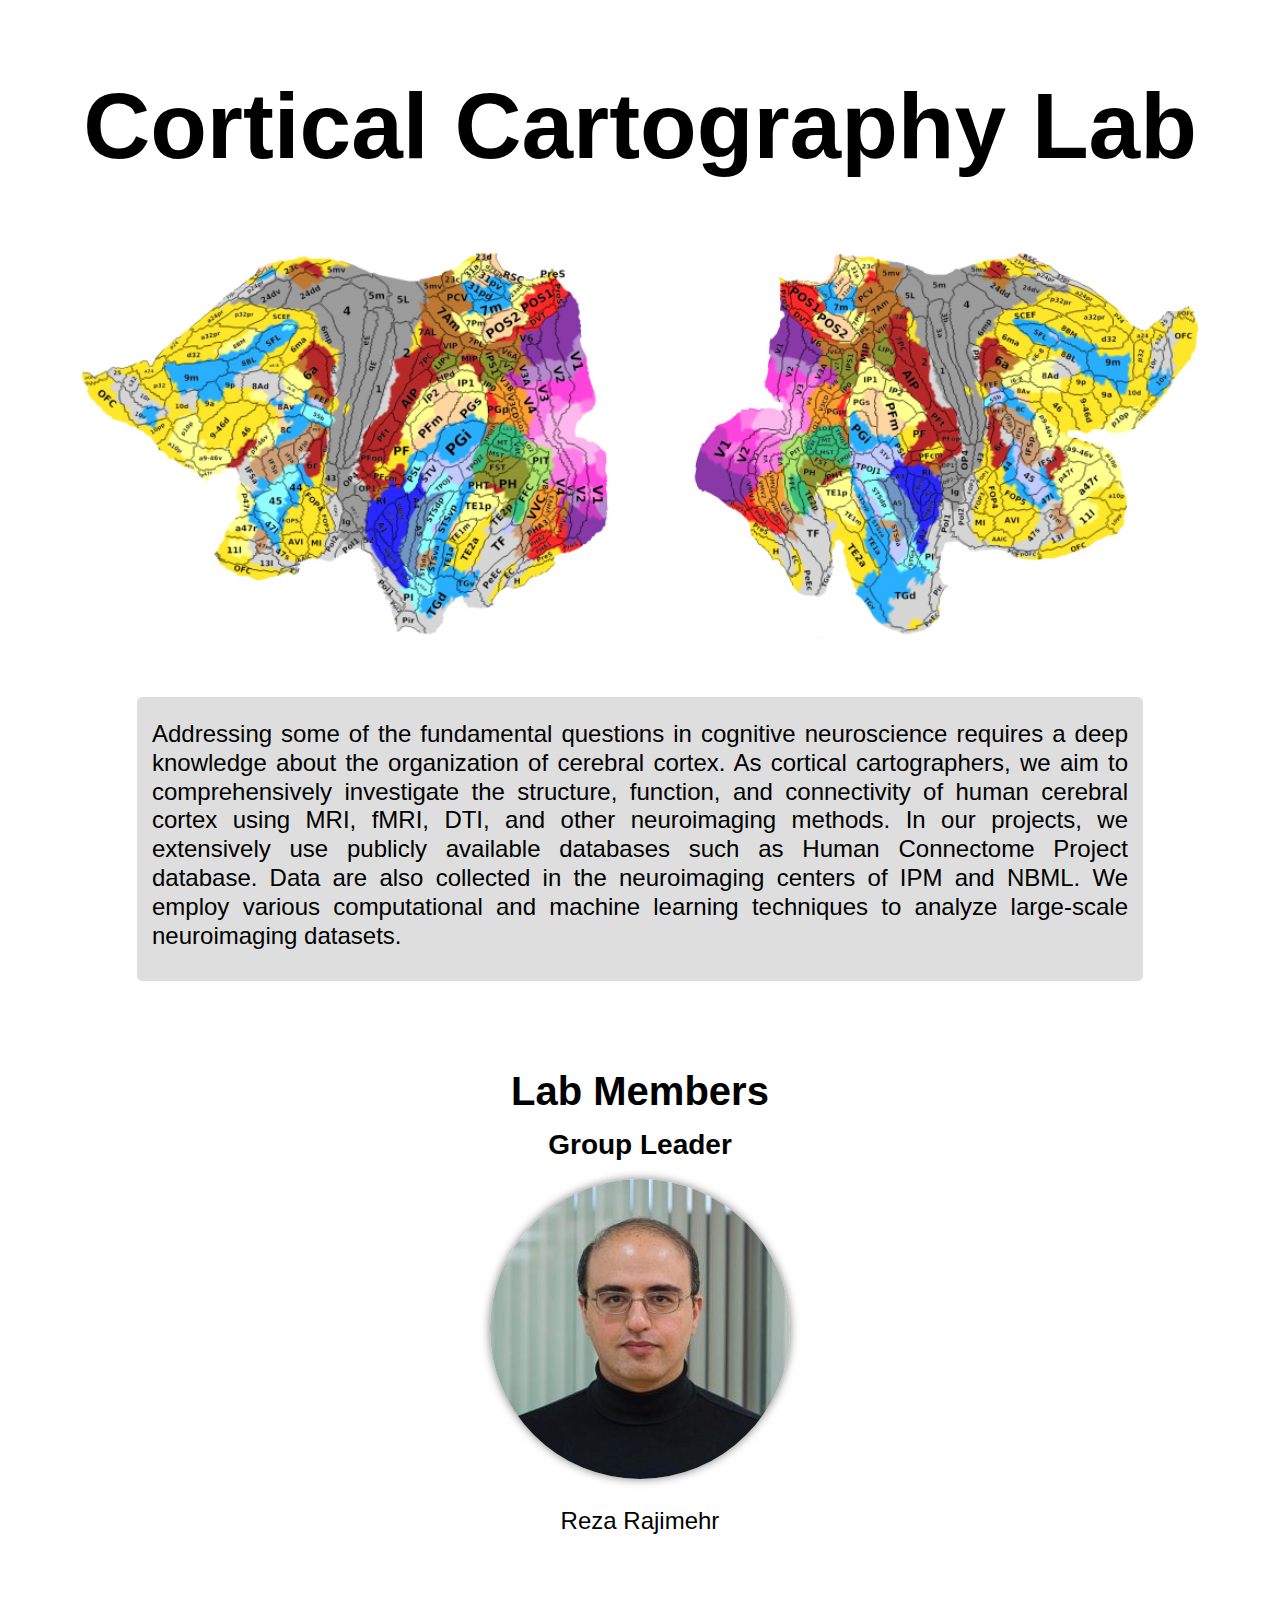
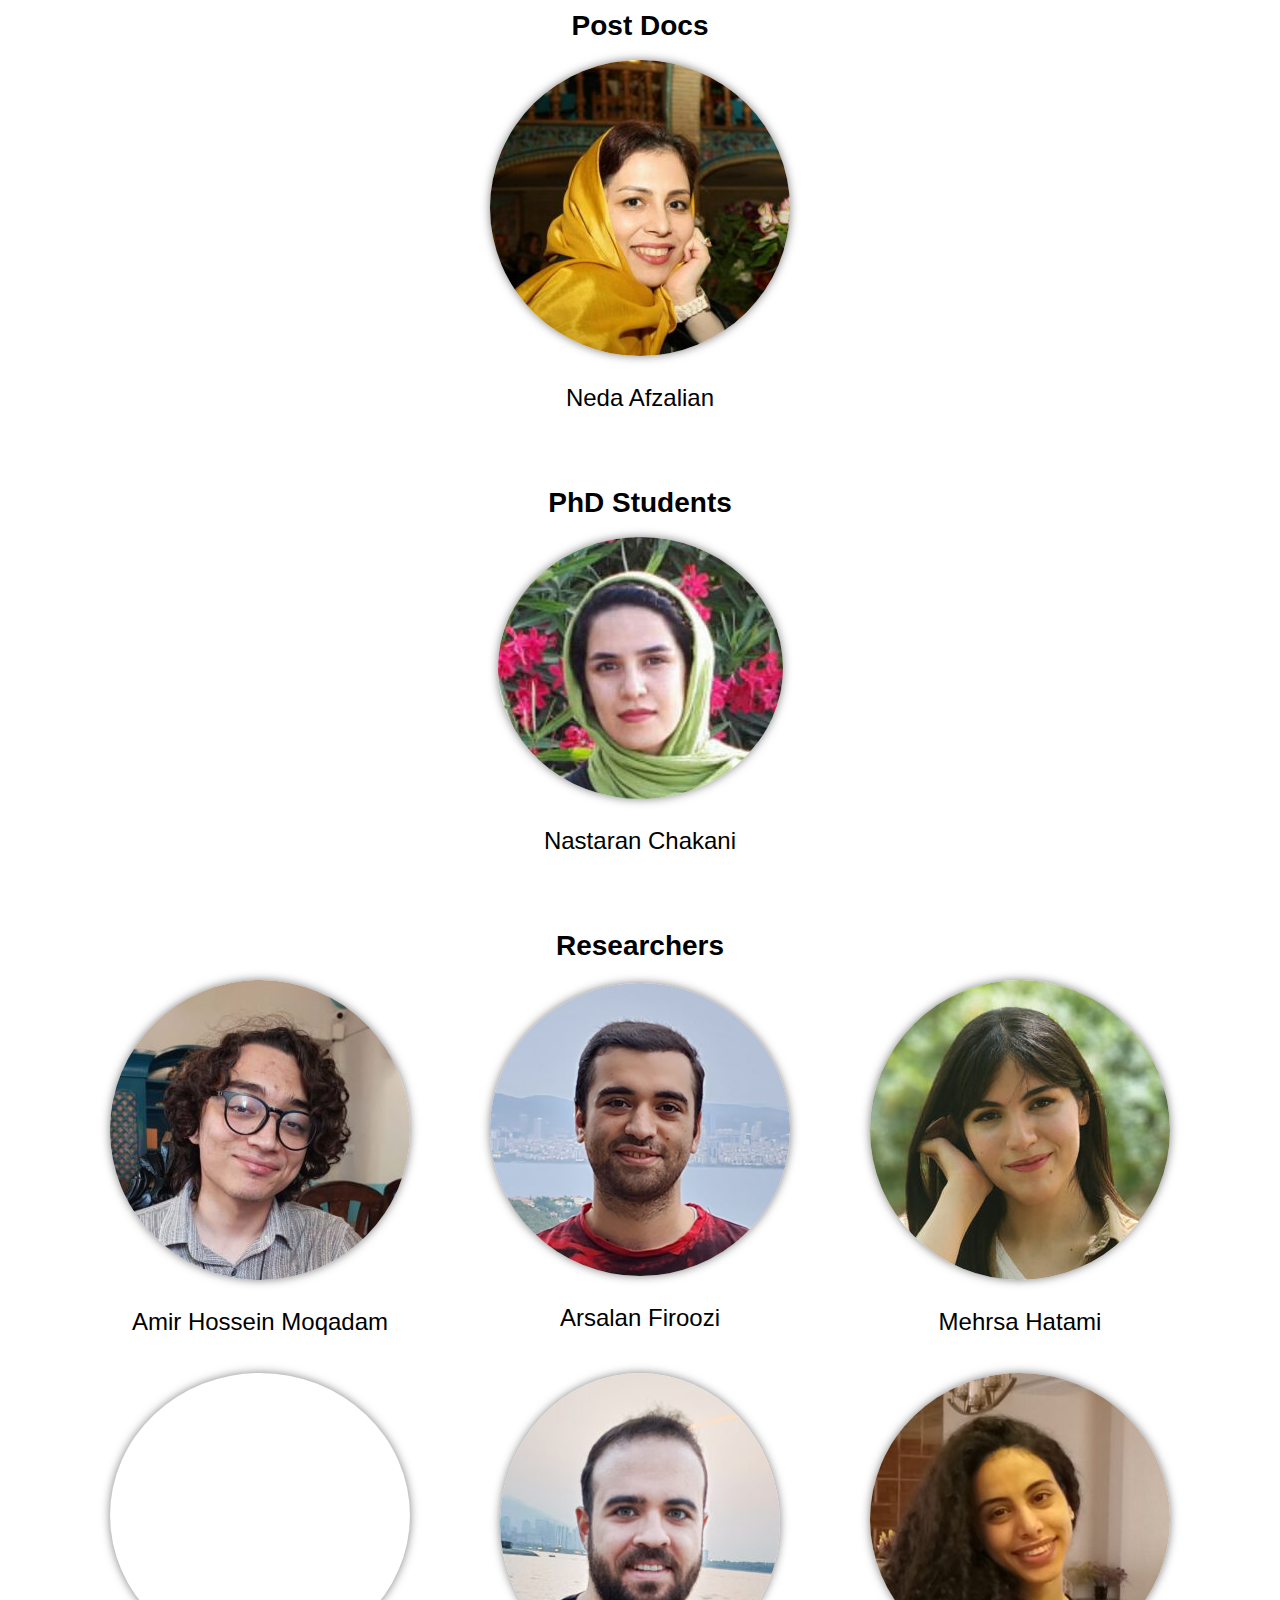
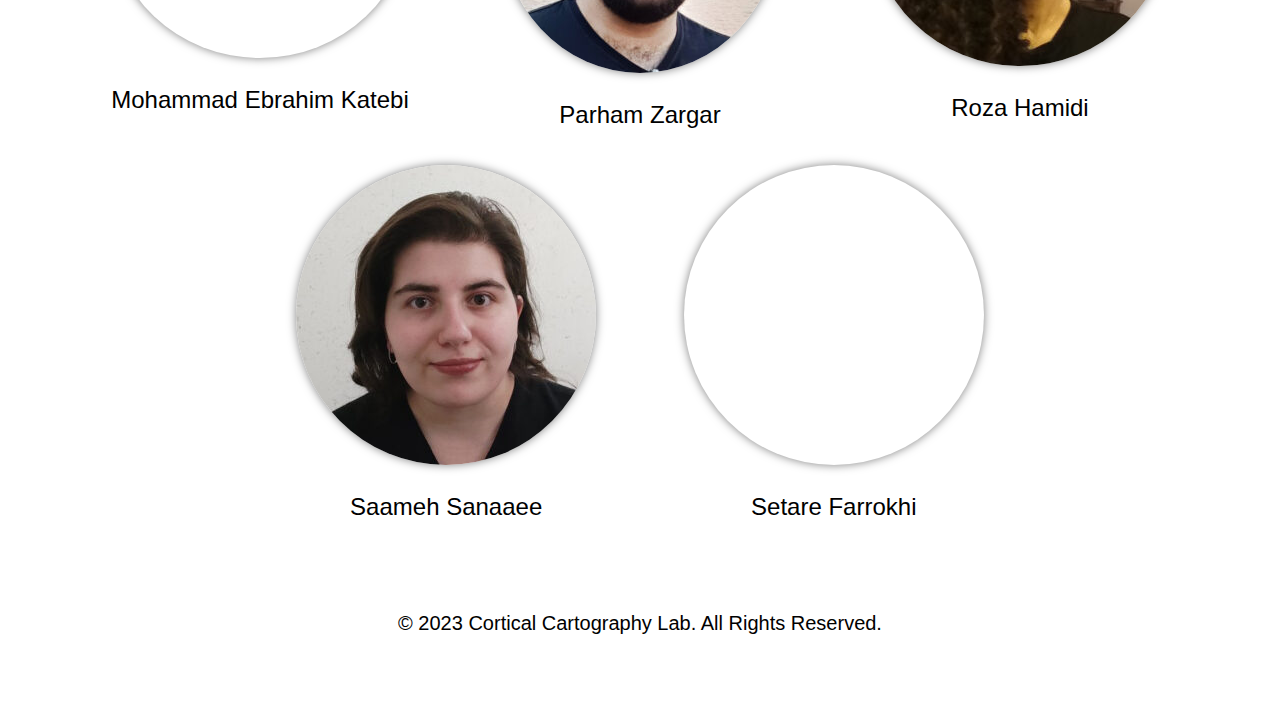
<file: index.html>
<!DOCTYPE html>
<!-- saved from url=(0014)about:internet -->
<html lang="en-GB"><head><meta http-equiv="Content-Type" content="text/html; charset=UTF-8"><style class="vjs-styles-defaults">
      .video-js {
        width: 300px;
        height: 150px;
      }

      .vjs-fluid {
        padding-top: 56.25%
      }
    </style>
	
		<meta name="viewport" content="width=device-width, initial-scale=1">
	<link rel="profile" href="http://gmpg.org/xfn/11">
	<title>Cortical Cartography Lab</title>
<meta name="robots" content="max-image-preview:large">
<link rel="alternate" type="application/rss+xml" title=" » Feed" href="http://corticalcartographylab.github.io/feed/">
<link rel="alternate" type="application/rss+xml" title=" » Comments Feed" href="http://corticalcartographylab.github.io/comments/feed/">
<script type="text/javascript">
/* <![CDATA[ */
window._wpemojiSettings = {"baseUrl":"https:\/\/s.w.org\/images\/core\/emoji\/14.0.0\/72x72\/","ext":".png","svgUrl":"https:\/\/s.w.org\/images\/core\/emoji\/14.0.0\/svg\/","svgExt":".svg","source":{"concatemoji":"http:\/\/corticalcartographylab.github.io\/wp-includes\/js\/wp-emoji-release.min.js?ver=6.4.3"}};
/*! This file is auto-generated */
!function(i,n){var o,s,e;function c(e){try{var t={supportTests:e,timestamp:(new Date).valueOf()};sessionStorage.setItem(o,JSON.stringify(t))}catch(e){}}function p(e,t,n){e.clearRect(0,0,e.canvas.width,e.canvas.height),e.fillText(t,0,0);var t=new Uint32Array(e.getImageData(0,0,e.canvas.width,e.canvas.height).data),r=(e.clearRect(0,0,e.canvas.width,e.canvas.height),e.fillText(n,0,0),new Uint32Array(e.getImageData(0,0,e.canvas.width,e.canvas.height).data));return t.every(function(e,t){return e===r[t]})}function u(e,t,n){switch(t){case"flag":return n(e,"\ud83c\udff3\ufe0f\u200d\u26a7\ufe0f","\ud83c\udff3\ufe0f\u200b\u26a7\ufe0f")?!1:!n(e,"\ud83c\uddfa\ud83c\uddf3","\ud83c\uddfa\u200b\ud83c\uddf3")&&!n(e,"\ud83c\udff4\udb40\udc67\udb40\udc62\udb40\udc65\udb40\udc6e\udb40\udc67\udb40\udc7f","\ud83c\udff4\u200b\udb40\udc67\u200b\udb40\udc62\u200b\udb40\udc65\u200b\udb40\udc6e\u200b\udb40\udc67\u200b\udb40\udc7f");case"emoji":return!n(e,"\ud83e\udef1\ud83c\udffb\u200d\ud83e\udef2\ud83c\udfff","\ud83e\udef1\ud83c\udffb\u200b\ud83e\udef2\ud83c\udfff")}return!1}function f(e,t,n){var r="undefined"!=typeof WorkerGlobalScope&&self instanceof WorkerGlobalScope?new OffscreenCanvas(300,150):i.createElement("canvas"),a=r.getContext("2d",{willReadFrequently:!0}),o=(a.textBaseline="top",a.font="600 32px Arial",{});return e.forEach(function(e){o[e]=t(a,e,n)}),o}function t(e){var t=i.createElement("script");t.src=e,t.defer=!0,i.head.appendChild(t)}"undefined"!=typeof Promise&&(o="wpEmojiSettingsSupports",s=["flag","emoji"],n.supports={everything:!0,everythingExceptFlag:!0},e=new Promise(function(e){i.addEventListener("DOMContentLoaded",e,{once:!0})}),new Promise(function(t){var n=function(){try{var e=JSON.parse(sessionStorage.getItem(o));if("object"==typeof e&&"number"==typeof e.timestamp&&(new Date).valueOf()<e.timestamp+604800&&"object"==typeof e.supportTests)return e.supportTests}catch(e){}return null}();if(!n){if("undefined"!=typeof Worker&&"undefined"!=typeof OffscreenCanvas&&"undefined"!=typeof URL&&URL.createObjectURL&&"undefined"!=typeof Blob)try{var e="postMessage("+f.toString()+"("+[JSON.stringify(s),u.toString(),p.toString()].join(",")+"));",r=new Blob([e],{type:"text/javascript"}),a=new Worker(URL.createObjectURL(r),{name:"wpTestEmojiSupports"});return void(a.onmessage=function(e){c(n=e.data),a.terminate(),t(n)})}catch(e){}c(n=f(s,u,p))}t(n)}).then(function(e){for(var t in e)n.supports[t]=e[t],n.supports.everything=n.supports.everything&&n.supports[t],"flag"!==t&&(n.supports.everythingExceptFlag=n.supports.everythingExceptFlag&&n.supports[t]);n.supports.everythingExceptFlag=n.supports.everythingExceptFlag&&!n.supports.flag,n.DOMReady=!1,n.readyCallback=function(){n.DOMReady=!0}}).then(function(){return e}).then(function(){var e;n.supports.everything||(n.readyCallback(),(e=n.source||{}).concatemoji?t(e.concatemoji):e.wpemoji&&e.twemoji&&(t(e.twemoji),t(e.wpemoji)))}))}((window,document),window._wpemojiSettings);
/* ]]> */
</script>
<style id="wp-emoji-styles-inline-css" type="text/css">

	img.wp-smiley, img.emoji {
		display: inline !important;
		border: none !important;
		box-shadow: none !important;
		height: 1em !important;
		width: 1em !important;
		margin: 0 0.07em !important;
		vertical-align: -0.1em !important;
		background: none !important;
		padding: 0 !important;
	}
</style>
<style id="classic-theme-styles-inline-css" type="text/css">
/*! This file is auto-generated */
.wp-block-button__link{color:#fff;background-color:#32373c;border-radius:9999px;box-shadow:none;text-decoration:none;padding:calc(.667em + 2px) calc(1.333em + 2px);font-size:1.125em}.wp-block-file__button{background:#32373c;color:#fff;text-decoration:none}
</style>
<style id="global-styles-inline-css" type="text/css">
body{--wp--preset--color--black: #000000;--wp--preset--color--cyan-bluish-gray: #abb8c3;--wp--preset--color--white: #ffffff;--wp--preset--color--pale-pink: #f78da7;--wp--preset--color--vivid-red: #cf2e2e;--wp--preset--color--luminous-vivid-orange: #ff6900;--wp--preset--color--luminous-vivid-amber: #fcb900;--wp--preset--color--light-green-cyan: #7bdcb5;--wp--preset--color--vivid-green-cyan: #00d084;--wp--preset--color--pale-cyan-blue: #8ed1fc;--wp--preset--color--vivid-cyan-blue: #0693e3;--wp--preset--color--vivid-purple: #9b51e0;--wp--preset--gradient--vivid-cyan-blue-to-vivid-purple: linear-gradient(135deg,rgba(6,147,227,1) 0%,rgb(155,81,224) 100%);--wp--preset--gradient--light-green-cyan-to-vivid-green-cyan: linear-gradient(135deg,rgb(122,220,180) 0%,rgb(0,208,130) 100%);--wp--preset--gradient--luminous-vivid-amber-to-luminous-vivid-orange: linear-gradient(135deg,rgba(252,185,0,1) 0%,rgba(255,105,0,1) 100%);--wp--preset--gradient--luminous-vivid-orange-to-vivid-red: linear-gradient(135deg,rgba(255,105,0,1) 0%,rgb(207,46,46) 100%);--wp--preset--gradient--very-light-gray-to-cyan-bluish-gray: linear-gradient(135deg,rgb(238,238,238) 0%,rgb(169,184,195) 100%);--wp--preset--gradient--cool-to-warm-spectrum: linear-gradient(135deg,rgb(74,234,220) 0%,rgb(151,120,209) 20%,rgb(207,42,186) 40%,rgb(238,44,130) 60%,rgb(251,105,98) 80%,rgb(254,248,76) 100%);--wp--preset--gradient--blush-light-purple: linear-gradient(135deg,rgb(255,206,236) 0%,rgb(152,150,240) 100%);--wp--preset--gradient--blush-bordeaux: linear-gradient(135deg,rgb(254,205,165) 0%,rgb(254,45,45) 50%,rgb(107,0,62) 100%);--wp--preset--gradient--luminous-dusk: linear-gradient(135deg,rgb(255,203,112) 0%,rgb(199,81,192) 50%,rgb(65,88,208) 100%);--wp--preset--gradient--pale-ocean: linear-gradient(135deg,rgb(255,245,203) 0%,rgb(182,227,212) 50%,rgb(51,167,181) 100%);--wp--preset--gradient--electric-grass: linear-gradient(135deg,rgb(202,248,128) 0%,rgb(113,206,126) 100%);--wp--preset--gradient--midnight: linear-gradient(135deg,rgb(2,3,129) 0%,rgb(40,116,252) 100%);--wp--preset--font-size--small: 13px;--wp--preset--font-size--medium: 20px;--wp--preset--font-size--large: 36px;--wp--preset--font-size--x-large: 42px;--wp--preset--spacing--20: 0.44rem;--wp--preset--spacing--30: 0.67rem;--wp--preset--spacing--40: 1rem;--wp--preset--spacing--50: 1.5rem;--wp--preset--spacing--60: 2.25rem;--wp--preset--spacing--70: 3.38rem;--wp--preset--spacing--80: 5.06rem;--wp--preset--shadow--natural: 6px 6px 9px rgba(0, 0, 0, 0.2);--wp--preset--shadow--deep: 12px 12px 50px rgba(0, 0, 0, 0.4);--wp--preset--shadow--sharp: 6px 6px 0px rgba(0, 0, 0, 0.2);--wp--preset--shadow--outlined: 6px 6px 0px -3px rgba(255, 255, 255, 1), 6px 6px rgba(0, 0, 0, 1);--wp--preset--shadow--crisp: 6px 6px 0px rgba(0, 0, 0, 1);}:where(.is-layout-flex){gap: 0.5em;}:where(.is-layout-grid){gap: 0.5em;}body .is-layout-flow > .alignleft{float: left;margin-inline-start: 0;margin-inline-end: 2em;}body .is-layout-flow > .alignright{float: right;margin-inline-start: 2em;margin-inline-end: 0;}body .is-layout-flow > .aligncenter{margin-left: auto !important;margin-right: auto !important;}body .is-layout-constrained > .alignleft{float: left;margin-inline-start: 0;margin-inline-end: 2em;}body .is-layout-constrained > .alignright{float: right;margin-inline-start: 2em;margin-inline-end: 0;}body .is-layout-constrained > .aligncenter{margin-left: auto !important;margin-right: auto !important;}body .is-layout-constrained > :where(:not(.alignleft):not(.alignright):not(.alignfull)){max-width: var(--wp--style--global--content-size);margin-left: auto !important;margin-right: auto !important;}body .is-layout-constrained > .alignwide{max-width: var(--wp--style--global--wide-size);}body .is-layout-flex{display: flex;}body .is-layout-flex{flex-wrap: wrap;align-items: center;}body .is-layout-flex > *{margin: 0;}body .is-layout-grid{display: grid;}body .is-layout-grid > *{margin: 0;}:where(.wp-block-columns.is-layout-flex){gap: 2em;}:where(.wp-block-columns.is-layout-grid){gap: 2em;}:where(.wp-block-post-template.is-layout-flex){gap: 1.25em;}:where(.wp-block-post-template.is-layout-grid){gap: 1.25em;}.has-black-color{color: var(--wp--preset--color--black) !important;}.has-cyan-bluish-gray-color{color: var(--wp--preset--color--cyan-bluish-gray) !important;}.has-white-color{color: var(--wp--preset--color--white) !important;}.has-pale-pink-color{color: var(--wp--preset--color--pale-pink) !important;}.has-vivid-red-color{color: var(--wp--preset--color--vivid-red) !important;}.has-luminous-vivid-orange-color{color: var(--wp--preset--color--luminous-vivid-orange) !important;}.has-luminous-vivid-amber-color{color: var(--wp--preset--color--luminous-vivid-amber) !important;}.has-light-green-cyan-color{color: var(--wp--preset--color--light-green-cyan) !important;}.has-vivid-green-cyan-color{color: var(--wp--preset--color--vivid-green-cyan) !important;}.has-pale-cyan-blue-color{color: var(--wp--preset--color--pale-cyan-blue) !important;}.has-vivid-cyan-blue-color{color: var(--wp--preset--color--vivid-cyan-blue) !important;}.has-vivid-purple-color{color: var(--wp--preset--color--vivid-purple) !important;}.has-black-background-color{background-color: var(--wp--preset--color--black) !important;}.has-cyan-bluish-gray-background-color{background-color: var(--wp--preset--color--cyan-bluish-gray) !important;}.has-white-background-color{background-color: var(--wp--preset--color--white) !important;}.has-pale-pink-background-color{background-color: var(--wp--preset--color--pale-pink) !important;}.has-vivid-red-background-color{background-color: var(--wp--preset--color--vivid-red) !important;}.has-luminous-vivid-orange-background-color{background-color: var(--wp--preset--color--luminous-vivid-orange) !important;}.has-luminous-vivid-amber-background-color{background-color: var(--wp--preset--color--luminous-vivid-amber) !important;}.has-light-green-cyan-background-color{background-color: var(--wp--preset--color--light-green-cyan) !important;}.has-vivid-green-cyan-background-color{background-color: var(--wp--preset--color--vivid-green-cyan) !important;}.has-pale-cyan-blue-background-color{background-color: var(--wp--preset--color--pale-cyan-blue) !important;}.has-vivid-cyan-blue-background-color{background-color: var(--wp--preset--color--vivid-cyan-blue) !important;}.has-vivid-purple-background-color{background-color: var(--wp--preset--color--vivid-purple) !important;}.has-black-border-color{border-color: var(--wp--preset--color--black) !important;}.has-cyan-bluish-gray-border-color{border-color: var(--wp--preset--color--cyan-bluish-gray) !important;}.has-white-border-color{border-color: var(--wp--preset--color--white) !important;}.has-pale-pink-border-color{border-color: var(--wp--preset--color--pale-pink) !important;}.has-vivid-red-border-color{border-color: var(--wp--preset--color--vivid-red) !important;}.has-luminous-vivid-orange-border-color{border-color: var(--wp--preset--color--luminous-vivid-orange) !important;}.has-luminous-vivid-amber-border-color{border-color: var(--wp--preset--color--luminous-vivid-amber) !important;}.has-light-green-cyan-border-color{border-color: var(--wp--preset--color--light-green-cyan) !important;}.has-vivid-green-cyan-border-color{border-color: var(--wp--preset--color--vivid-green-cyan) !important;}.has-pale-cyan-blue-border-color{border-color: var(--wp--preset--color--pale-cyan-blue) !important;}.has-vivid-cyan-blue-border-color{border-color: var(--wp--preset--color--vivid-cyan-blue) !important;}.has-vivid-purple-border-color{border-color: var(--wp--preset--color--vivid-purple) !important;}.has-vivid-cyan-blue-to-vivid-purple-gradient-background{background: var(--wp--preset--gradient--vivid-cyan-blue-to-vivid-purple) !important;}.has-light-green-cyan-to-vivid-green-cyan-gradient-background{background: var(--wp--preset--gradient--light-green-cyan-to-vivid-green-cyan) !important;}.has-luminous-vivid-amber-to-luminous-vivid-orange-gradient-background{background: var(--wp--preset--gradient--luminous-vivid-amber-to-luminous-vivid-orange) !important;}.has-luminous-vivid-orange-to-vivid-red-gradient-background{background: var(--wp--preset--gradient--luminous-vivid-orange-to-vivid-red) !important;}.has-very-light-gray-to-cyan-bluish-gray-gradient-background{background: var(--wp--preset--gradient--very-light-gray-to-cyan-bluish-gray) !important;}.has-cool-to-warm-spectrum-gradient-background{background: var(--wp--preset--gradient--cool-to-warm-spectrum) !important;}.has-blush-light-purple-gradient-background{background: var(--wp--preset--gradient--blush-light-purple) !important;}.has-blush-bordeaux-gradient-background{background: var(--wp--preset--gradient--blush-bordeaux) !important;}.has-luminous-dusk-gradient-background{background: var(--wp--preset--gradient--luminous-dusk) !important;}.has-pale-ocean-gradient-background{background: var(--wp--preset--gradient--pale-ocean) !important;}.has-electric-grass-gradient-background{background: var(--wp--preset--gradient--electric-grass) !important;}.has-midnight-gradient-background{background: var(--wp--preset--gradient--midnight) !important;}.has-small-font-size{font-size: var(--wp--preset--font-size--small) !important;}.has-medium-font-size{font-size: var(--wp--preset--font-size--medium) !important;}.has-large-font-size{font-size: var(--wp--preset--font-size--large) !important;}.has-x-large-font-size{font-size: var(--wp--preset--font-size--x-large) !important;}
.wp-block-navigation a:where(:not(.wp-element-button)){color: inherit;}
:where(.wp-block-post-template.is-layout-flex){gap: 1.25em;}:where(.wp-block-post-template.is-layout-grid){gap: 1.25em;}
:where(.wp-block-columns.is-layout-flex){gap: 2em;}:where(.wp-block-columns.is-layout-grid){gap: 2em;}
.wp-block-pullquote{font-size: 1.5em;line-height: 1.6;}
</style>
<link rel="stylesheet" id="videojs-css" href="./Asset/video-js.min.css" type="text/css" media="all">
<link rel="stylesheet" id="hello-elementor-css" href="./Asset/style.min.css" type="text/css" media="all">
<link rel="stylesheet" id="hello-elementor-theme-style-css" href="./Asset/theme.min.css" type="text/css" media="all">
<link rel="stylesheet" id="persian-elementor-front-css" href="./Asset/front-rtl.css" type="text/css" media="all">
<link rel="stylesheet" id="persian-elementor-preview-icon-css" href="./Asset/style.css" type="text/css" media="all">
<link rel="stylesheet" id="elementor-icons-css" href="./Asset/elementor-icons.min.css" type="text/css" media="all">
<link rel="stylesheet" id="elementor-frontend-css" href="./Asset/frontend.min.css" type="text/css" media="all">
<style id="elementor-frontend-inline-css" type="text/css">
.elementor-kit-8{--e-global-color-primary:#6EC1E4;--e-global-color-secondary:#54595F;--e-global-color-text:#7A7A7A;--e-global-color-accent:#61CE70;--e-global-color-da47691:#7A160D;--e-global-typography-primary-font-family:"Roboto";--e-global-typography-primary-font-weight:600;--e-global-typography-secondary-font-family:"Roboto Slab";--e-global-typography-secondary-font-weight:400;--e-global-typography-text-font-family:"Roboto";--e-global-typography-text-font-weight:400;--e-global-typography-accent-font-family:"Roboto";--e-global-typography-accent-font-weight:500;}.elementor-section.elementor-section-boxed > .elementor-container{max-width:1140px;}.e-con{--container-max-width:1140px;}.elementor-widget:not(:last-child){margin-block-end:20px;}.elementor-element{--widgets-spacing:20px 20px;}{}h1.entry-title{display:var(--page-title-display);}.elementor-kit-8 e-page-transition{background-color:#FFBC7D;}@media(max-width:1024px){.elementor-section.elementor-section-boxed > .elementor-container{max-width:1024px;}.e-con{--container-max-width:1024px;}}@media(max-width:767px){.elementor-section.elementor-section-boxed > .elementor-container{max-width:767px;}.e-con{--container-max-width:767px;}}
.elementor-widget-heading .elementor-heading-title{color:var( --e-global-color-primary );font-family:var( --e-global-typography-primary-font-family ), Sans-serif;font-weight:var( --e-global-typography-primary-font-weight );}.elementor-widget-image .widget-image-caption{color:var( --e-global-color-text );font-family:var( --e-global-typography-text-font-family ), Sans-serif;font-weight:var( --e-global-typography-text-font-weight );}.elementor-widget-text-editor{color:var( --e-global-color-text );font-family:var( --e-global-typography-text-font-family ), Sans-serif;font-weight:var( --e-global-typography-text-font-weight );}.elementor-widget-text-editor.elementor-drop-cap-view-stacked .elementor-drop-cap{background-color:var( --e-global-color-primary );}.elementor-widget-text-editor.elementor-drop-cap-view-framed .elementor-drop-cap, .elementor-widget-text-editor.elementor-drop-cap-view-default .elementor-drop-cap{color:var( --e-global-color-primary );border-color:var( --e-global-color-primary );}.elementor-widget-button .elementor-button{font-family:var( --e-global-typography-accent-font-family ), Sans-serif;font-weight:var( --e-global-typography-accent-font-weight );background-color:var( --e-global-color-accent );}.elementor-widget-divider{--divider-color:var( --e-global-color-secondary );}.elementor-widget-divider .elementor-divider__text{color:var( --e-global-color-secondary );font-family:var( --e-global-typography-secondary-font-family ), Sans-serif;font-weight:var( --e-global-typography-secondary-font-weight );}.elementor-widget-divider.elementor-view-stacked .elementor-icon{background-color:var( --e-global-color-secondary );}.elementor-widget-divider.elementor-view-framed .elementor-icon, .elementor-widget-divider.elementor-view-default .elementor-icon{color:var( --e-global-color-secondary );border-color:var( --e-global-color-secondary );}.elementor-widget-divider.elementor-view-framed .elementor-icon, .elementor-widget-divider.elementor-view-default .elementor-icon svg{fill:var( --e-global-color-secondary );}.elementor-widget-image-box .elementor-image-box-title{color:var( --e-global-color-primary );font-family:var( --e-global-typography-primary-font-family ), Sans-serif;font-weight:var( --e-global-typography-primary-font-weight );}.elementor-widget-image-box .elementor-image-box-description{color:var( --e-global-color-text );font-family:var( --e-global-typography-text-font-family ), Sans-serif;font-weight:var( --e-global-typography-text-font-weight );}.elementor-widget-icon.elementor-view-stacked .elementor-icon{background-color:var( --e-global-color-primary );}.elementor-widget-icon.elementor-view-framed .elementor-icon, .elementor-widget-icon.elementor-view-default .elementor-icon{color:var( --e-global-color-primary );border-color:var( --e-global-color-primary );}.elementor-widget-icon.elementor-view-framed .elementor-icon, .elementor-widget-icon.elementor-view-default .elementor-icon svg{fill:var( --e-global-color-primary );}.elementor-widget-icon-box.elementor-view-stacked .elementor-icon{background-color:var( --e-global-color-primary );}.elementor-widget-icon-box.elementor-view-framed .elementor-icon, .elementor-widget-icon-box.elementor-view-default .elementor-icon{fill:var( --e-global-color-primary );color:var( --e-global-color-primary );border-color:var( --e-global-color-primary );}.elementor-widget-icon-box .elementor-icon-box-title{color:var( --e-global-color-primary );}.elementor-widget-icon-box .elementor-icon-box-title, .elementor-widget-icon-box .elementor-icon-box-title a{font-family:var( --e-global-typography-primary-font-family ), Sans-serif;font-weight:var( --e-global-typography-primary-font-weight );}.elementor-widget-icon-box .elementor-icon-box-description{color:var( --e-global-color-text );font-family:var( --e-global-typography-text-font-family ), Sans-serif;font-weight:var( --e-global-typography-text-font-weight );}.elementor-widget-star-rating .elementor-star-rating__title{color:var( --e-global-color-text );font-family:var( --e-global-typography-text-font-family ), Sans-serif;font-weight:var( --e-global-typography-text-font-weight );}.elementor-widget-image-gallery .gallery-item .gallery-caption{font-family:var( --e-global-typography-accent-font-family ), Sans-serif;font-weight:var( --e-global-typography-accent-font-weight );}.elementor-widget-icon-list .elementor-icon-list-item:not(:last-child):after{border-color:var( --e-global-color-text );}.elementor-widget-icon-list .elementor-icon-list-icon i{color:var( --e-global-color-primary );}.elementor-widget-icon-list .elementor-icon-list-icon svg{fill:var( --e-global-color-primary );}.elementor-widget-icon-list .elementor-icon-list-item > .elementor-icon-list-text, .elementor-widget-icon-list .elementor-icon-list-item > a{font-family:var( --e-global-typography-text-font-family ), Sans-serif;font-weight:var( --e-global-typography-text-font-weight );}.elementor-widget-icon-list .elementor-icon-list-text{color:var( --e-global-color-secondary );}.elementor-widget-counter .elementor-counter-number-wrapper{color:var( --e-global-color-primary );font-family:var( --e-global-typography-primary-font-family ), Sans-serif;font-weight:var( --e-global-typography-primary-font-weight );}.elementor-widget-counter .elementor-counter-title{color:var( --e-global-color-secondary );font-family:var( --e-global-typography-secondary-font-family ), Sans-serif;font-weight:var( --e-global-typography-secondary-font-weight );}.elementor-widget-progress .elementor-progress-wrapper .elementor-progress-bar{background-color:var( --e-global-color-primary );}.elementor-widget-progress .elementor-title{color:var( --e-global-color-primary );font-family:var( --e-global-typography-text-font-family ), Sans-serif;font-weight:var( --e-global-typography-text-font-weight );}.elementor-widget-testimonial .elementor-testimonial-content{color:var( --e-global-color-text );font-family:var( --e-global-typography-text-font-family ), Sans-serif;font-weight:var( --e-global-typography-text-font-weight );}.elementor-widget-testimonial .elementor-testimonial-name{color:var( --e-global-color-primary );font-family:var( --e-global-typography-primary-font-family ), Sans-serif;font-weight:var( --e-global-typography-primary-font-weight );}.elementor-widget-testimonial .elementor-testimonial-job{color:var( --e-global-color-secondary );font-family:var( --e-global-typography-secondary-font-family ), Sans-serif;font-weight:var( --e-global-typography-secondary-font-weight );}.elementor-widget-tabs .elementor-tab-title, .elementor-widget-tabs .elementor-tab-title a{color:var( --e-global-color-primary );}.elementor-widget-tabs .elementor-tab-title.elementor-active,
					 .elementor-widget-tabs .elementor-tab-title.elementor-active a{color:var( --e-global-color-accent );}.elementor-widget-tabs .elementor-tab-title{font-family:var( --e-global-typography-primary-font-family ), Sans-serif;font-weight:var( --e-global-typography-primary-font-weight );}.elementor-widget-tabs .elementor-tab-content{color:var( --e-global-color-text );font-family:var( --e-global-typography-text-font-family ), Sans-serif;font-weight:var( --e-global-typography-text-font-weight );}.elementor-widget-accordion .elementor-accordion-icon, .elementor-widget-accordion .elementor-accordion-title{color:var( --e-global-color-primary );}.elementor-widget-accordion .elementor-accordion-icon svg{fill:var( --e-global-color-primary );}.elementor-widget-accordion .elementor-active .elementor-accordion-icon, .elementor-widget-accordion .elementor-active .elementor-accordion-title{color:var( --e-global-color-accent );}.elementor-widget-accordion .elementor-active .elementor-accordion-icon svg{fill:var( --e-global-color-accent );}.elementor-widget-accordion .elementor-accordion-title{font-family:var( --e-global-typography-primary-font-family ), Sans-serif;font-weight:var( --e-global-typography-primary-font-weight );}.elementor-widget-accordion .elementor-tab-content{color:var( --e-global-color-text );font-family:var( --e-global-typography-text-font-family ), Sans-serif;font-weight:var( --e-global-typography-text-font-weight );}.elementor-widget-toggle .elementor-toggle-title, .elementor-widget-toggle .elementor-toggle-icon{color:var( --e-global-color-primary );}.elementor-widget-toggle .elementor-toggle-icon svg{fill:var( --e-global-color-primary );}.elementor-widget-toggle .elementor-tab-title.elementor-active a, .elementor-widget-toggle .elementor-tab-title.elementor-active .elementor-toggle-icon{color:var( --e-global-color-accent );}.elementor-widget-toggle .elementor-toggle-title{font-family:var( --e-global-typography-primary-font-family ), Sans-serif;font-weight:var( --e-global-typography-primary-font-weight );}.elementor-widget-toggle .elementor-tab-content{color:var( --e-global-color-text );font-family:var( --e-global-typography-text-font-family ), Sans-serif;font-weight:var( --e-global-typography-text-font-weight );}.elementor-widget-alert .elementor-alert-title{font-family:var( --e-global-typography-primary-font-family ), Sans-serif;font-weight:var( --e-global-typography-primary-font-weight );}.elementor-widget-alert .elementor-alert-description{font-family:var( --e-global-typography-text-font-family ), Sans-serif;font-weight:var( --e-global-typography-text-font-weight );}.elementor-widget-eael-countdown .eael-countdown-digits::after{font-family:var( --e-global-typography-secondary-font-family ), Sans-serif;font-weight:var( --e-global-typography-secondary-font-weight );}.elementor-widget-eael-countdown .eael-countdown-digits{font-family:var( --e-global-typography-secondary-font-family ), Sans-serif;font-weight:var( --e-global-typography-secondary-font-weight );}.elementor-widget-eael-countdown .eael-countdown-label{font-family:var( --e-global-typography-secondary-font-family ), Sans-serif;font-weight:var( --e-global-typography-secondary-font-weight );}.elementor-widget-eael-countdown .eael-countdown-finish-message .expiry-title{font-family:var( --e-global-typography-secondary-font-family ), Sans-serif;font-weight:var( --e-global-typography-secondary-font-weight );}.eael-countdown-finish-text{font-family:var( --e-global-typography-secondary-font-family ), Sans-serif;font-weight:var( --e-global-typography-secondary-font-weight );}.elementor-widget-eael-creative-button .eael-creative-button .cretive-button-text, .elementor-widget-eael-creative-button .eael-creative-button--winona::after, .elementor-widget-eael-creative-button .eael-creative-button--rayen::before, .elementor-widget-eael-creative-button .eael-creative-button--tamaya::after, .elementor-widget-eael-creative-button .eael-creative-button--tamaya::before{font-family:var( --e-global-typography-primary-font-family ), Sans-serif;font-weight:var( --e-global-typography-primary-font-weight );}.elementor-widget-eael-dual-color-header .eael-dch-separator-wrap i{color:var( --e-global-color-primary );}.elementor-widget-eael-fancy-text .eael-fancy-text-prefix{font-family:var( --e-global-typography-primary-font-family ), Sans-serif;font-weight:var( --e-global-typography-primary-font-weight );}.elementor-widget-eael-fancy-text .eael-fancy-text-strings, .elementor-widget-eael-fancy-text .typed-cursor{font-family:var( --e-global-typography-primary-font-family ), Sans-serif;font-weight:var( --e-global-typography-primary-font-weight );}.elementor-widget-eael-fancy-text .eael-fancy-text-suffix{font-family:var( --e-global-typography-primary-font-family ), Sans-serif;font-weight:var( --e-global-typography-primary-font-weight );}.elementor-widget-eael-feature-list .connector-type-classic .connector{border-color:var( --e-global-color-primary );}.elementor-widget-eael-feature-list .connector-type-modern .eael-feature-list-item:before, .elementor-widget-eael-feature-list .connector-type-modern .eael-feature-list-item:after{border-color:var( --e-global-color-primary );}.elementor-widget-eael-feature-list .eael-feature-list-content-box .eael-feature-list-title, .elementor-widget-eael-feature-list .eael-feature-list-content-box .eael-feature-list-title > a, .elementor-widget-eael-feature-list .eael-feature-list-content-box .eael-feature-list-title:visited{color:var( --e-global-color-primary );}.elementor-widget-eael-feature-list .eael-feature-list-content-box .eael-feature-list-title, .elementor-widget-eael-feature-list .eael-feature-list-content-box .eael-feature-list-title a{font-family:var( --e-global-typography-primary-font-family ), Sans-serif;font-weight:var( --e-global-typography-primary-font-weight );}.elementor-widget-eael-feature-list .eael-feature-list-content-box .eael-feature-list-content{color:var( --e-global-color-text );font-family:var( --e-global-typography-text-font-family ), Sans-serif;font-weight:var( --e-global-typography-text-font-weight );}.elementor-widget-eael-filterable-gallery .fg-caption-head .fg-item-price{font-family:var( --e-global-typography-text-font-family ), Sans-serif;font-weight:var( --e-global-typography-text-font-weight );}.elementor-widget-eael-filterable-gallery .fg-caption-head .fg-item-ratings{font-family:var( --e-global-typography-text-font-family ), Sans-serif;font-weight:var( --e-global-typography-text-font-weight );}.elementor-widget-eael-filterable-gallery .fg-item-category span{font-family:var( --e-global-typography-text-font-family ), Sans-serif;font-weight:var( --e-global-typography-text-font-weight );}.elementor-widget-eael-filterable-gallery .fg-filter-trigger > span{font-family:var( --e-global-typography-text-font-family ), Sans-serif;font-weight:var( --e-global-typography-text-font-weight );}.elementor-widget-eael-filterable-gallery .fg-layout-3-filter-controls li.control{font-family:var( --e-global-typography-text-font-family ), Sans-serif;font-weight:var( --e-global-typography-text-font-weight );}.elementor-widget-eael-filterable-gallery .eael-gallery-load-more .eael-filterable-gallery-load-more-text{font-family:var( --e-global-typography-text-font-family ), Sans-serif;font-weight:var( --e-global-typography-text-font-weight );}.elementor-widget-eael-nft-gallery .eael-nft-gallery-load-more .eael-nft-gallery-load-more-text{font-family:var( --e-global-typography-text-font-family ), Sans-serif;font-weight:var( --e-global-typography-text-font-weight );}.elementor-widget-eael-progress-bar .eael-progressbar-title{font-family:var( --e-global-typography-primary-font-family ), Sans-serif;font-weight:var( --e-global-typography-primary-font-weight );}.elementor-widget-eael-progress-bar .eael-progressbar-line-fill.eael-has-inner-title{font-family:var( --e-global-typography-primary-font-family ), Sans-serif;font-weight:var( --e-global-typography-primary-font-weight );}.elementor-widget-eael-progress-bar .eael-progressbar-count-wrap{font-family:var( --e-global-typography-primary-font-family ), Sans-serif;font-weight:var( --e-global-typography-primary-font-weight );}.elementor-widget-eael-progress-bar .eael-progressbar-half-circle-after span{font-family:var( --e-global-typography-primary-font-family ), Sans-serif;font-weight:var( --e-global-typography-primary-font-weight );}.elementor-widget-eael-simple-menu .eael-simple-menu >li > a, .eael-simple-menu-container .eael-simple-menu-toggle-text{font-family:var( --e-global-typography-primary-font-family ), Sans-serif;font-weight:var( --e-global-typography-primary-font-weight );}.elementor-widget-eael-simple-menu .eael-simple-menu li ul li > a{font-family:var( --e-global-typography-primary-font-family ), Sans-serif;font-weight:var( --e-global-typography-primary-font-weight );}.elementor-widget-text-path{font-family:var( --e-global-typography-text-font-family ), Sans-serif;font-weight:var( --e-global-typography-text-font-weight );}.elementor-widget-theme-site-logo .widget-image-caption{color:var( --e-global-color-text );font-family:var( --e-global-typography-text-font-family ), Sans-serif;font-weight:var( --e-global-typography-text-font-weight );}.elementor-widget-theme-site-title .elementor-heading-title{color:var( --e-global-color-primary );font-family:var( --e-global-typography-primary-font-family ), Sans-serif;font-weight:var( --e-global-typography-primary-font-weight );}.elementor-widget-theme-page-title .elementor-heading-title{color:var( --e-global-color-primary );font-family:var( --e-global-typography-primary-font-family ), Sans-serif;font-weight:var( --e-global-typography-primary-font-weight );}.elementor-widget-theme-post-title .elementor-heading-title{color:var( --e-global-color-primary );font-family:var( --e-global-typography-primary-font-family ), Sans-serif;font-weight:var( --e-global-typography-primary-font-weight );}.elementor-widget-theme-post-excerpt .elementor-widget-container{color:var( --e-global-color-text );font-family:var( --e-global-typography-text-font-family ), Sans-serif;font-weight:var( --e-global-typography-text-font-weight );}.elementor-widget-theme-post-content{color:var( --e-global-color-text );font-family:var( --e-global-typography-text-font-family ), Sans-serif;font-weight:var( --e-global-typography-text-font-weight );}.elementor-widget-theme-post-featured-image .widget-image-caption{color:var( --e-global-color-text );font-family:var( --e-global-typography-text-font-family ), Sans-serif;font-weight:var( --e-global-typography-text-font-weight );}.elementor-widget-theme-archive-title .elementor-heading-title{color:var( --e-global-color-primary );font-family:var( --e-global-typography-primary-font-family ), Sans-serif;font-weight:var( --e-global-typography-primary-font-weight );}.elementor-widget-archive-posts .elementor-post__title, .elementor-widget-archive-posts .elementor-post__title a{color:var( --e-global-color-secondary );font-family:var( --e-global-typography-primary-font-family ), Sans-serif;font-weight:var( --e-global-typography-primary-font-weight );}.elementor-widget-archive-posts .elementor-post__meta-data{font-family:var( --e-global-typography-secondary-font-family ), Sans-serif;font-weight:var( --e-global-typography-secondary-font-weight );}.elementor-widget-archive-posts .elementor-post__excerpt p{font-family:var( --e-global-typography-text-font-family ), Sans-serif;font-weight:var( --e-global-typography-text-font-weight );}.elementor-widget-archive-posts .elementor-post__read-more{color:var( --e-global-color-accent );}.elementor-widget-archive-posts a.elementor-post__read-more{font-family:var( --e-global-typography-accent-font-family ), Sans-serif;font-weight:var( --e-global-typography-accent-font-weight );}.elementor-widget-archive-posts .elementor-post__card .elementor-post__badge{background-color:var( --e-global-color-accent );font-family:var( --e-global-typography-accent-font-family ), Sans-serif;font-weight:var( --e-global-typography-accent-font-weight );}.elementor-widget-archive-posts .elementor-pagination{font-family:var( --e-global-typography-secondary-font-family ), Sans-serif;font-weight:var( --e-global-typography-secondary-font-weight );}.elementor-widget-archive-posts .ecs-load-more-button .elementor-button{font-family:var( --e-global-typography-accent-font-family ), Sans-serif;font-weight:var( --e-global-typography-accent-font-weight );background-color:var( --e-global-color-accent );}.elementor-widget-archive-posts .elementor-button{font-family:var( --e-global-typography-accent-font-family ), Sans-serif;font-weight:var( --e-global-typography-accent-font-weight );background-color:var( --e-global-color-accent );}.elementor-widget-archive-posts .e-load-more-message{font-family:var( --e-global-typography-secondary-font-family ), Sans-serif;font-weight:var( --e-global-typography-secondary-font-weight );}.elementor-widget-archive-posts .elementor-posts-nothing-found{color:var( --e-global-color-text );font-family:var( --e-global-typography-text-font-family ), Sans-serif;font-weight:var( --e-global-typography-text-font-weight );}.elementor-widget-loop-grid .elementor-pagination{font-family:var( --e-global-typography-secondary-font-family ), Sans-serif;font-weight:var( --e-global-typography-secondary-font-weight );}.elementor-widget-loop-grid .elementor-button{font-family:var( --e-global-typography-accent-font-family ), Sans-serif;font-weight:var( --e-global-typography-accent-font-weight );background-color:var( --e-global-color-accent );}.elementor-widget-loop-grid .e-load-more-message{font-family:var( --e-global-typography-secondary-font-family ), Sans-serif;font-weight:var( --e-global-typography-secondary-font-weight );}.elementor-widget-posts .elementor-post__title, .elementor-widget-posts .elementor-post__title a{color:var( --e-global-color-secondary );font-family:var( --e-global-typography-primary-font-family ), Sans-serif;font-weight:var( --e-global-typography-primary-font-weight );}.elementor-widget-posts .elementor-post__meta-data{font-family:var( --e-global-typography-secondary-font-family ), Sans-serif;font-weight:var( --e-global-typography-secondary-font-weight );}.elementor-widget-posts .elementor-post__excerpt p{font-family:var( --e-global-typography-text-font-family ), Sans-serif;font-weight:var( --e-global-typography-text-font-weight );}.elementor-widget-posts .elementor-post__read-more{color:var( --e-global-color-accent );}.elementor-widget-posts a.elementor-post__read-more{font-family:var( --e-global-typography-accent-font-family ), Sans-serif;font-weight:var( --e-global-typography-accent-font-weight );}.elementor-widget-posts .elementor-post__card .elementor-post__badge{background-color:var( --e-global-color-accent );font-family:var( --e-global-typography-accent-font-family ), Sans-serif;font-weight:var( --e-global-typography-accent-font-weight );}.elementor-widget-posts .elementor-pagination{font-family:var( --e-global-typography-secondary-font-family ), Sans-serif;font-weight:var( --e-global-typography-secondary-font-weight );}.elementor-widget-posts .ecs-load-more-button .elementor-button{font-family:var( --e-global-typography-accent-font-family ), Sans-serif;font-weight:var( --e-global-typography-accent-font-weight );background-color:var( --e-global-color-accent );}.elementor-widget-posts .elementor-button{font-family:var( --e-global-typography-accent-font-family ), Sans-serif;font-weight:var( --e-global-typography-accent-font-weight );background-color:var( --e-global-color-accent );}.elementor-widget-posts .e-load-more-message{font-family:var( --e-global-typography-secondary-font-family ), Sans-serif;font-weight:var( --e-global-typography-secondary-font-weight );}.elementor-widget-portfolio a .elementor-portfolio-item__overlay{background-color:var( --e-global-color-accent );}.elementor-widget-portfolio .elementor-portfolio-item__title{font-family:var( --e-global-typography-primary-font-family ), Sans-serif;font-weight:var( --e-global-typography-primary-font-weight );}.elementor-widget-portfolio .elementor-portfolio__filter{color:var( --e-global-color-text );font-family:var( --e-global-typography-primary-font-family ), Sans-serif;font-weight:var( --e-global-typography-primary-font-weight );}.elementor-widget-portfolio .elementor-portfolio__filter.elementor-active{color:var( --e-global-color-primary );}.elementor-widget-gallery .elementor-gallery-item__title{font-family:var( --e-global-typography-primary-font-family ), Sans-serif;font-weight:var( --e-global-typography-primary-font-weight );}.elementor-widget-gallery .elementor-gallery-item__description{font-family:var( --e-global-typography-text-font-family ), Sans-serif;font-weight:var( --e-global-typography-text-font-weight );}.elementor-widget-gallery{--galleries-title-color-normal:var( --e-global-color-primary );--galleries-title-color-hover:var( --e-global-color-secondary );--galleries-pointer-bg-color-hover:var( --e-global-color-accent );--gallery-title-color-active:var( --e-global-color-secondary );--galleries-pointer-bg-color-active:var( --e-global-color-accent );}.elementor-widget-gallery .elementor-gallery-title{font-family:var( --e-global-typography-primary-font-family ), Sans-serif;font-weight:var( --e-global-typography-primary-font-weight );}.elementor-widget-form .elementor-field-group > label, .elementor-widget-form .elementor-field-subgroup label{color:var( --e-global-color-text );}.elementor-widget-form .elementor-field-group > label{font-family:var( --e-global-typography-text-font-family ), Sans-serif;font-weight:var( --e-global-typography-text-font-weight );}.elementor-widget-form .elementor-field-type-html{color:var( --e-global-color-text );font-family:var( --e-global-typography-text-font-family ), Sans-serif;font-weight:var( --e-global-typography-text-font-weight );}.elementor-widget-form .elementor-field-group .elementor-field{color:var( --e-global-color-text );}.elementor-widget-form .elementor-field-group .elementor-field, .elementor-widget-form .elementor-field-subgroup label{font-family:var( --e-global-typography-text-font-family ), Sans-serif;font-weight:var( --e-global-typography-text-font-weight );}.elementor-widget-form .elementor-button{font-family:var( --e-global-typography-accent-font-family ), Sans-serif;font-weight:var( --e-global-typography-accent-font-weight );}.elementor-widget-form .e-form__buttons__wrapper__button-next{background-color:var( --e-global-color-accent );}.elementor-widget-form .elementor-button[type="submit"]{background-color:var( --e-global-color-accent );}.elementor-widget-form .e-form__buttons__wrapper__button-previous{background-color:var( --e-global-color-accent );}.elementor-widget-form .elementor-message{font-family:var( --e-global-typography-text-font-family ), Sans-serif;font-weight:var( --e-global-typography-text-font-weight );}.elementor-widget-form .e-form__indicators__indicator, .elementor-widget-form .e-form__indicators__indicator__label{font-family:var( --e-global-typography-accent-font-family ), Sans-serif;font-weight:var( --e-global-typography-accent-font-weight );}.elementor-widget-form{--e-form-steps-indicator-inactive-primary-color:var( --e-global-color-text );--e-form-steps-indicator-active-primary-color:var( --e-global-color-accent );--e-form-steps-indicator-completed-primary-color:var( --e-global-color-accent );--e-form-steps-indicator-progress-color:var( --e-global-color-accent );--e-form-steps-indicator-progress-background-color:var( --e-global-color-text );--e-form-steps-indicator-progress-meter-color:var( --e-global-color-text );}.elementor-widget-form .e-form__indicators__indicator__progress__meter{font-family:var( --e-global-typography-accent-font-family ), Sans-serif;font-weight:var( --e-global-typography-accent-font-weight );}.elementor-widget-login .elementor-field-group > a{color:var( --e-global-color-text );}.elementor-widget-login .elementor-field-group > a:hover{color:var( --e-global-color-accent );}.elementor-widget-login .elementor-form-fields-wrapper label{color:var( --e-global-color-text );font-family:var( --e-global-typography-text-font-family ), Sans-serif;font-weight:var( --e-global-typography-text-font-weight );}.elementor-widget-login .elementor-field-group .elementor-field{color:var( --e-global-color-text );}.elementor-widget-login .elementor-field-group .elementor-field, .elementor-widget-login .elementor-field-subgroup label{font-family:var( --e-global-typography-text-font-family ), Sans-serif;font-weight:var( --e-global-typography-text-font-weight );}.elementor-widget-login .elementor-button{font-family:var( --e-global-typography-accent-font-family ), Sans-serif;font-weight:var( --e-global-typography-accent-font-weight );background-color:var( --e-global-color-accent );}.elementor-widget-login .elementor-widget-container .elementor-login__logged-in-message{color:var( --e-global-color-text );font-family:var( --e-global-typography-text-font-family ), Sans-serif;font-weight:var( --e-global-typography-text-font-weight );}.elementor-widget-slides .elementor-slide-heading{font-family:var( --e-global-typography-primary-font-family ), Sans-serif;font-weight:var( --e-global-typography-primary-font-weight );}.elementor-widget-slides .elementor-slide-description{font-family:var( --e-global-typography-secondary-font-family ), Sans-serif;font-weight:var( --e-global-typography-secondary-font-weight );}.elementor-widget-slides .elementor-slide-button{font-family:var( --e-global-typography-accent-font-family ), Sans-serif;font-weight:var( --e-global-typography-accent-font-weight );}.elementor-widget-nav-menu .elementor-nav-menu .elementor-item{font-family:var( --e-global-typography-primary-font-family ), Sans-serif;font-weight:var( --e-global-typography-primary-font-weight );}.elementor-widget-nav-menu .elementor-nav-menu--main .elementor-item{color:var( --e-global-color-text );fill:var( --e-global-color-text );}.elementor-widget-nav-menu .elementor-nav-menu--main .elementor-item:hover,
					.elementor-widget-nav-menu .elementor-nav-menu--main .elementor-item.elementor-item-active,
					.elementor-widget-nav-menu .elementor-nav-menu--main .elementor-item.highlighted,
					.elementor-widget-nav-menu .elementor-nav-menu--main .elementor-item:focus{color:var( --e-global-color-accent );fill:var( --e-global-color-accent );}.elementor-widget-nav-menu .elementor-nav-menu--main:not(.e--pointer-framed) .elementor-item:before,
					.elementor-widget-nav-menu .elementor-nav-menu--main:not(.e--pointer-framed) .elementor-item:after{background-color:var( --e-global-color-accent );}.elementor-widget-nav-menu .e--pointer-framed .elementor-item:before,
					.elementor-widget-nav-menu .e--pointer-framed .elementor-item:after{border-color:var( --e-global-color-accent );}.elementor-widget-nav-menu{--e-nav-menu-divider-color:var( --e-global-color-text );}.elementor-widget-nav-menu .elementor-nav-menu--dropdown .elementor-item, .elementor-widget-nav-menu .elementor-nav-menu--dropdown  .elementor-sub-item{font-family:var( --e-global-typography-accent-font-family ), Sans-serif;font-weight:var( --e-global-typography-accent-font-weight );}.elementor-widget-animated-headline .elementor-headline-dynamic-wrapper path{stroke:var( --e-global-color-accent );}.elementor-widget-animated-headline .elementor-headline-plain-text{color:var( --e-global-color-secondary );}.elementor-widget-animated-headline .elementor-headline{font-family:var( --e-global-typography-primary-font-family ), Sans-serif;font-weight:var( --e-global-typography-primary-font-weight );}.elementor-widget-animated-headline{--dynamic-text-color:var( --e-global-color-secondary );}.elementor-widget-animated-headline .elementor-headline-dynamic-text{font-family:var( --e-global-typography-primary-font-family ), Sans-serif;font-weight:var( --e-global-typography-primary-font-weight );}.elementor-widget-hotspot .widget-image-caption{font-family:var( --e-global-typography-text-font-family ), Sans-serif;font-weight:var( --e-global-typography-text-font-weight );}.elementor-widget-hotspot{--hotspot-color:var( --e-global-color-primary );--hotspot-box-color:var( --e-global-color-secondary );--tooltip-color:var( --e-global-color-secondary );}.elementor-widget-hotspot .e-hotspot__label{font-family:var( --e-global-typography-primary-font-family ), Sans-serif;font-weight:var( --e-global-typography-primary-font-weight );}.elementor-widget-hotspot .e-hotspot__tooltip{font-family:var( --e-global-typography-secondary-font-family ), Sans-serif;font-weight:var( --e-global-typography-secondary-font-weight );}.elementor-widget-price-list .elementor-price-list-header{color:var( --e-global-color-primary );font-family:var( --e-global-typography-primary-font-family ), Sans-serif;font-weight:var( --e-global-typography-primary-font-weight );}.elementor-widget-price-list .elementor-price-list-price{color:var( --e-global-color-primary );font-family:var( --e-global-typography-primary-font-family ), Sans-serif;font-weight:var( --e-global-typography-primary-font-weight );}.elementor-widget-price-list .elementor-price-list-description{color:var( --e-global-color-text );font-family:var( --e-global-typography-text-font-family ), Sans-serif;font-weight:var( --e-global-typography-text-font-weight );}.elementor-widget-price-list .elementor-price-list-separator{border-bottom-color:var( --e-global-color-secondary );}.elementor-widget-price-table{--e-price-table-header-background-color:var( --e-global-color-secondary );}.elementor-widget-price-table .elementor-price-table__heading{font-family:var( --e-global-typography-primary-font-family ), Sans-serif;font-weight:var( --e-global-typography-primary-font-weight );}.elementor-widget-price-table .elementor-price-table__subheading{font-family:var( --e-global-typography-secondary-font-family ), Sans-serif;font-weight:var( --e-global-typography-secondary-font-weight );}.elementor-widget-price-table .elementor-price-table .elementor-price-table__price{font-family:var( --e-global-typography-primary-font-family ), Sans-serif;font-weight:var( --e-global-typography-primary-font-weight );}.elementor-widget-price-table .elementor-price-table__original-price{color:var( --e-global-color-secondary );font-family:var( --e-global-typography-primary-font-family ), Sans-serif;font-weight:var( --e-global-typography-primary-font-weight );}.elementor-widget-price-table .elementor-price-table__period{color:var( --e-global-color-secondary );font-family:var( --e-global-typography-secondary-font-family ), Sans-serif;font-weight:var( --e-global-typography-secondary-font-weight );}.elementor-widget-price-table .elementor-price-table__features-list{--e-price-table-features-list-color:var( --e-global-color-text );}.elementor-widget-price-table .elementor-price-table__features-list li{font-family:var( --e-global-typography-text-font-family ), Sans-serif;font-weight:var( --e-global-typography-text-font-weight );}.elementor-widget-price-table .elementor-price-table__features-list li:before{border-top-color:var( --e-global-color-text );}.elementor-widget-price-table .elementor-price-table__button{font-family:var( --e-global-typography-accent-font-family ), Sans-serif;font-weight:var( --e-global-typography-accent-font-weight );background-color:var( --e-global-color-accent );}.elementor-widget-price-table .elementor-price-table__additional_info{color:var( --e-global-color-text );font-family:var( --e-global-typography-text-font-family ), Sans-serif;font-weight:var( --e-global-typography-text-font-weight );}.elementor-widget-price-table .elementor-price-table__ribbon-inner{background-color:var( --e-global-color-accent );font-family:var( --e-global-typography-accent-font-family ), Sans-serif;font-weight:var( --e-global-typography-accent-font-weight );}.elementor-widget-flip-box .elementor-flip-box__front .elementor-flip-box__layer__title{font-family:var( --e-global-typography-primary-font-family ), Sans-serif;font-weight:var( --e-global-typography-primary-font-weight );}.elementor-widget-flip-box .elementor-flip-box__front .elementor-flip-box__layer__description{font-family:var( --e-global-typography-text-font-family ), Sans-serif;font-weight:var( --e-global-typography-text-font-weight );}.elementor-widget-flip-box .elementor-flip-box__back .elementor-flip-box__layer__title{font-family:var( --e-global-typography-primary-font-family ), Sans-serif;font-weight:var( --e-global-typography-primary-font-weight );}.elementor-widget-flip-box .elementor-flip-box__back .elementor-flip-box__layer__description{font-family:var( --e-global-typography-text-font-family ), Sans-serif;font-weight:var( --e-global-typography-text-font-weight );}.elementor-widget-flip-box .elementor-flip-box__button{font-family:var( --e-global-typography-accent-font-family ), Sans-serif;font-weight:var( --e-global-typography-accent-font-weight );}.elementor-widget-call-to-action .elementor-cta__title{font-family:var( --e-global-typography-primary-font-family ), Sans-serif;font-weight:var( --e-global-typography-primary-font-weight );}.elementor-widget-call-to-action .elementor-cta__description{font-family:var( --e-global-typography-text-font-family ), Sans-serif;font-weight:var( --e-global-typography-text-font-weight );}.elementor-widget-call-to-action .elementor-cta__button{font-family:var( --e-global-typography-accent-font-family ), Sans-serif;font-weight:var( --e-global-typography-accent-font-weight );}.elementor-widget-call-to-action .elementor-ribbon-inner{background-color:var( --e-global-color-accent );font-family:var( --e-global-typography-accent-font-family ), Sans-serif;font-weight:var( --e-global-typography-accent-font-weight );}.elementor-widget-media-carousel .elementor-carousel-image-overlay{font-family:var( --e-global-typography-accent-font-family ), Sans-serif;font-weight:var( --e-global-typography-accent-font-weight );}.elementor-widget-testimonial-carousel .elementor-testimonial__text{color:var( --e-global-color-text );font-family:var( --e-global-typography-text-font-family ), Sans-serif;font-weight:var( --e-global-typography-text-font-weight );}.elementor-widget-testimonial-carousel .elementor-testimonial__name{color:var( --e-global-color-text );font-family:var( --e-global-typography-primary-font-family ), Sans-serif;font-weight:var( --e-global-typography-primary-font-weight );}.elementor-widget-testimonial-carousel .elementor-testimonial__title{color:var( --e-global-color-primary );font-family:var( --e-global-typography-secondary-font-family ), Sans-serif;font-weight:var( --e-global-typography-secondary-font-weight );}.elementor-widget-reviews .elementor-testimonial__header, .elementor-widget-reviews .elementor-testimonial__name{font-family:var( --e-global-typography-primary-font-family ), Sans-serif;font-weight:var( --e-global-typography-primary-font-weight );}.elementor-widget-reviews .elementor-testimonial__text{font-family:var( --e-global-typography-text-font-family ), Sans-serif;font-weight:var( --e-global-typography-text-font-weight );}.elementor-widget-table-of-contents{--header-color:var( --e-global-color-secondary );--item-text-color:var( --e-global-color-text );--item-text-hover-color:var( --e-global-color-accent );--marker-color:var( --e-global-color-text );}.elementor-widget-table-of-contents .elementor-toc__header, .elementor-widget-table-of-contents .elementor-toc__header-title{font-family:var( --e-global-typography-primary-font-family ), Sans-serif;font-weight:var( --e-global-typography-primary-font-weight );}.elementor-widget-table-of-contents .elementor-toc__list-item{font-family:var( --e-global-typography-text-font-family ), Sans-serif;font-weight:var( --e-global-typography-text-font-weight );}.elementor-widget-countdown .elementor-countdown-item{background-color:var( --e-global-color-primary );}.elementor-widget-countdown .elementor-countdown-digits{font-family:var( --e-global-typography-text-font-family ), Sans-serif;font-weight:var( --e-global-typography-text-font-weight );}.elementor-widget-countdown .elementor-countdown-label{font-family:var( --e-global-typography-secondary-font-family ), Sans-serif;font-weight:var( --e-global-typography-secondary-font-weight );}.elementor-widget-countdown .elementor-countdown-expire--message{color:var( --e-global-color-text );font-family:var( --e-global-typography-text-font-family ), Sans-serif;font-weight:var( --e-global-typography-text-font-weight );}.elementor-widget-search-form input[type="search"].elementor-search-form__input{font-family:var( --e-global-typography-text-font-family ), Sans-serif;font-weight:var( --e-global-typography-text-font-weight );}.elementor-widget-search-form .elementor-search-form__input,
					.elementor-widget-search-form .elementor-search-form__icon,
					.elementor-widget-search-form .elementor-lightbox .dialog-lightbox-close-button,
					.elementor-widget-search-form .elementor-lightbox .dialog-lightbox-close-button:hover,
					.elementor-widget-search-form.elementor-search-form--skin-full_screen input[type="search"].elementor-search-form__input{color:var( --e-global-color-text );fill:var( --e-global-color-text );}.elementor-widget-search-form .elementor-search-form__submit{font-family:var( --e-global-typography-text-font-family ), Sans-serif;font-weight:var( --e-global-typography-text-font-weight );background-color:var( --e-global-color-secondary );}.elementor-widget-author-box .elementor-author-box__name{color:var( --e-global-color-secondary );font-family:var( --e-global-typography-primary-font-family ), Sans-serif;font-weight:var( --e-global-typography-primary-font-weight );}.elementor-widget-author-box .elementor-author-box__bio{color:var( --e-global-color-text );font-family:var( --e-global-typography-text-font-family ), Sans-serif;font-weight:var( --e-global-typography-text-font-weight );}.elementor-widget-author-box .elementor-author-box__button{color:var( --e-global-color-secondary );border-color:var( --e-global-color-secondary );font-family:var( --e-global-typography-accent-font-family ), Sans-serif;font-weight:var( --e-global-typography-accent-font-weight );}.elementor-widget-author-box .elementor-author-box__button:hover{border-color:var( --e-global-color-secondary );color:var( --e-global-color-secondary );}.elementor-widget-post-navigation span.post-navigation__prev--label{color:var( --e-global-color-text );}.elementor-widget-post-navigation span.post-navigation__next--label{color:var( --e-global-color-text );}.elementor-widget-post-navigation span.post-navigation__prev--label, .elementor-widget-post-navigation span.post-navigation__next--label{font-family:var( --e-global-typography-secondary-font-family ), Sans-serif;font-weight:var( --e-global-typography-secondary-font-weight );}.elementor-widget-post-navigation span.post-navigation__prev--title, .elementor-widget-post-navigation span.post-navigation__next--title{color:var( --e-global-color-secondary );font-family:var( --e-global-typography-secondary-font-family ), Sans-serif;font-weight:var( --e-global-typography-secondary-font-weight );}.elementor-widget-post-info .elementor-icon-list-item:not(:last-child):after{border-color:var( --e-global-color-text );}.elementor-widget-post-info .elementor-icon-list-icon i{color:var( --e-global-color-primary );}.elementor-widget-post-info .elementor-icon-list-icon svg{fill:var( --e-global-color-primary );}.elementor-widget-post-info .elementor-icon-list-text, .elementor-widget-post-info .elementor-icon-list-text a{color:var( --e-global-color-secondary );}.elementor-widget-post-info .elementor-icon-list-item{font-family:var( --e-global-typography-text-font-family ), Sans-serif;font-weight:var( --e-global-typography-text-font-weight );}.elementor-widget-sitemap .elementor-sitemap-title{color:var( --e-global-color-primary );font-family:var( --e-global-typography-primary-font-family ), Sans-serif;font-weight:var( --e-global-typography-primary-font-weight );}.elementor-widget-sitemap .elementor-sitemap-item, .elementor-widget-sitemap span.elementor-sitemap-list, .elementor-widget-sitemap .elementor-sitemap-item a{color:var( --e-global-color-text );font-family:var( --e-global-typography-text-font-family ), Sans-serif;font-weight:var( --e-global-typography-text-font-weight );}.elementor-widget-sitemap .elementor-sitemap-item{color:var( --e-global-color-text );}.elementor-widget-blockquote .elementor-blockquote__content{color:var( --e-global-color-text );}.elementor-widget-blockquote .elementor-blockquote__author{color:var( --e-global-color-secondary );}.elementor-widget-lottie{--caption-color:var( --e-global-color-text );}.elementor-widget-lottie .e-lottie__caption{font-family:var( --e-global-typography-text-font-family ), Sans-serif;font-weight:var( --e-global-typography-text-font-weight );}.elementor-widget-video-playlist .e-tabs-header .e-tabs-title{color:var( --e-global-color-text );}.elementor-widget-video-playlist .e-tabs-header .e-tabs-videos-count{color:var( --e-global-color-text );}.elementor-widget-video-playlist .e-tabs-header .e-tabs-header-right-side i{color:var( --e-global-color-text );}.elementor-widget-video-playlist .e-tabs-header .e-tabs-header-right-side svg{fill:var( --e-global-color-text );}.elementor-widget-video-playlist .e-tab-title .e-tab-title-text{color:var( --e-global-color-text );font-family:var( --e-global-typography-text-font-family ), Sans-serif;font-weight:var( --e-global-typography-text-font-weight );}.elementor-widget-video-playlist .e-tab-title .e-tab-title-text a{color:var( --e-global-color-text );}.elementor-widget-video-playlist .e-tab-title .e-tab-duration{color:var( --e-global-color-text );}.elementor-widget-video-playlist .e-tabs-items-wrapper .e-tab-title:where( .e-active, :hover ) .e-tab-title-text{color:var( --e-global-color-text );font-family:var( --e-global-typography-text-font-family ), Sans-serif;font-weight:var( --e-global-typography-text-font-weight );}.elementor-widget-video-playlist .e-tabs-items-wrapper .e-tab-title:where( .e-active, :hover ) .e-tab-title-text a{color:var( --e-global-color-text );}.elementor-widget-video-playlist .e-tabs-items-wrapper .e-tab-title:where( .e-active, :hover ) .e-tab-duration{color:var( --e-global-color-text );}.elementor-widget-video-playlist .e-tabs-items-wrapper .e-section-title{color:var( --e-global-color-text );}.elementor-widget-video-playlist .e-tabs-inner-tabs .e-inner-tabs-wrapper .e-inner-tab-title a{font-family:var( --e-global-typography-text-font-family ), Sans-serif;font-weight:var( --e-global-typography-text-font-weight );}.elementor-widget-video-playlist .e-tabs-inner-tabs .e-inner-tabs-content-wrapper .e-inner-tab-content .e-inner-tab-text{font-family:var( --e-global-typography-text-font-family ), Sans-serif;font-weight:var( --e-global-typography-text-font-weight );}.elementor-widget-video-playlist .e-tabs-inner-tabs .e-inner-tabs-content-wrapper .e-inner-tab-content button{color:var( --e-global-color-text );font-family:var( --e-global-typography-accent-font-family ), Sans-serif;font-weight:var( --e-global-typography-accent-font-weight );}.elementor-widget-video-playlist .e-tabs-inner-tabs .e-inner-tabs-content-wrapper .e-inner-tab-content button:hover{color:var( --e-global-color-text );}.elementor-widget-paypal-button .elementor-button{font-family:var( --e-global-typography-accent-font-family ), Sans-serif;font-weight:var( --e-global-typography-accent-font-weight );background-color:var( --e-global-color-accent );}.elementor-widget-paypal-button .elementor-message{font-family:var( --e-global-typography-text-font-family ), Sans-serif;font-weight:var( --e-global-typography-text-font-weight );}.elementor-widget-stripe-button .elementor-button{font-family:var( --e-global-typography-accent-font-family ), Sans-serif;font-weight:var( --e-global-typography-accent-font-weight );background-color:var( --e-global-color-accent );}.elementor-widget-stripe-button .elementor-message{font-family:var( --e-global-typography-text-font-family ), Sans-serif;font-weight:var( --e-global-typography-text-font-weight );}.elementor-widget-progress-tracker .current-progress-percentage{font-family:var( --e-global-typography-text-font-family ), Sans-serif;font-weight:var( --e-global-typography-text-font-weight );}
.elementor-3394 .elementor-element.elementor-element-8775a8b{--spacer-size:50px;}.elementor-bc-flex-widget .elementor-3394 .elementor-element.elementor-element-43e90bc.elementor-column .elementor-widget-wrap{align-items:center;}.elementor-3394 .elementor-element.elementor-element-43e90bc.elementor-column.elementor-element[data-element_type="column"] > .elementor-widget-wrap.elementor-element-populated{align-content:center;align-items:center;}.elementor-3394 .elementor-element.elementor-element-43e90bc.elementor-column > .elementor-widget-wrap{justify-content:center;}.elementor-3394 .elementor-element.elementor-element-8456c72{text-align:center;width:initial;max-width:initial;}.elementor-3394 .elementor-element.elementor-element-8456c72 .elementor-heading-title{color:#000000;font-family:"Roboto", Sans-serif;font-size:5.8rem;font-weight:600;}.elementor-3394 .elementor-element.elementor-element-c28a743{--spacer-size:50px;}.elementor-3394 .elementor-element.elementor-element-ae66b07{text-align:center;width:initial;max-width:initial;}.elementor-3394 .elementor-element.elementor-element-ae66b07 .elementor-heading-title{color:#000000;font-family:"Roboto", Sans-serif;font-size:6rem;font-weight:600;}.elementor-3394 .elementor-element.elementor-element-2345d8d{--spacer-size:38px;}.elementor-3394 .elementor-element.elementor-element-65f74bf img{width:100%;}.elementor-3394 .elementor-element.elementor-element-2b48f94{--spacer-size:19px;}.elementor-3394 .elementor-element.elementor-element-6603456 > .elementor-container > .elementor-column > .elementor-widget-wrap{align-content:center;align-items:center;}.elementor-3394 .elementor-element.elementor-element-26dc792{--spacer-size:50px;}.elementor-3394 .elementor-element.elementor-element-849f5cb{text-align:center;}.elementor-3394 .elementor-element.elementor-element-849f5cb .elementor-heading-title{color:#000000;}.elementor-3394 .elementor-element.elementor-element-4cca819{text-align:center;}.elementor-3394 .elementor-element.elementor-element-4cca819 .elementor-heading-title{color:#000000;}.elementor-3394 .elementor-element.elementor-element-f0efc52 img{border-radius:50% 50% 50% 50%;box-shadow:0px 0px 10px 0px rgba(0,0,0,0.5);}.elementor-3394 .elementor-element.elementor-element-e9f6316{color:#000000;}.elementor-3394 .elementor-element.elementor-element-f75a96c{--spacer-size:20px;}.elementor-3394 .elementor-element.elementor-element-1805edf{text-align:center;}.elementor-3394 .elementor-element.elementor-element-1805edf .elementor-heading-title{color:#000000;}.elementor-3394 .elementor-element.elementor-element-3f9867b img{border-radius:50% 50% 50% 50%;box-shadow:0px 0px 10px 0px rgba(0,0,0,0.5);}.elementor-3394 .elementor-element.elementor-element-18dc73a{color:#000000;}.elementor-3394 .elementor-element.elementor-element-26f9bdd{--spacer-size:20px;}.elementor-3394 .elementor-element.elementor-element-7b20fd5{text-align:center;}.elementor-3394 .elementor-element.elementor-element-7b20fd5 .elementor-heading-title{color:#000000;}.elementor-3394 .elementor-element.elementor-element-af1792c img{border-radius:50% 50% 50% 50%;box-shadow:0px 0px 10px 0px rgba(0,0,0,0.5);}.elementor-3394 .elementor-element.elementor-element-4bdcc5c{color:#000000;}.elementor-3394 .elementor-element.elementor-element-01fbf3b{--spacer-size:20px;}.elementor-3394 .elementor-element.elementor-element-1265955{text-align:center;}.elementor-3394 .elementor-element.elementor-element-1265955 .elementor-heading-title{color:#000000;}.elementor-3394 .elementor-element.elementor-element-a8bdf7e > .elementor-container > .elementor-column > .elementor-widget-wrap{align-content:center;align-items:center;}.elementor-3394 .elementor-element.elementor-element-263cfa6 img{border-radius:50% 50% 50% 50%;box-shadow:0px 0px 10px 0px rgba(0,0,0,0.5);}.elementor-3394 .elementor-element.elementor-element-18bd74d{color:#000000;}.elementor-3394 .elementor-element.elementor-element-84974f4 img{border-radius:50% 50% 50% 50%;box-shadow:0px 0px 10px 0px rgba(0,0,0,0.5);}.elementor-3394 .elementor-element.elementor-element-cdc85fc{color:#000000;}.elementor-3394 .elementor-element.elementor-element-929b418 img{border-radius:50% 50% 50% 50%;box-shadow:0px 0px 10px 0px rgba(0,0,0,0.5);}.elementor-3394 .elementor-element.elementor-element-f15c71e{color:#000000;}.elementor-3394 .elementor-element.elementor-element-2f37630 img{border-radius:50% 50% 50% 50%;box-shadow:0px 0px 10px 0px rgba(0,0,0,0.5);}.elementor-3394 .elementor-element.elementor-element-6f87668{color:#000000;}.elementor-3394 .elementor-element.elementor-element-6cf7120 img{border-radius:50% 50% 50% 50%;box-shadow:0px 0px 10px 0px rgba(0,0,0,0.5);}.elementor-3394 .elementor-element.elementor-element-9a53abe{color:#000000;}.elementor-3394 .elementor-element.elementor-element-a24c379 img{border-radius:50% 50% 50% 50%;box-shadow:0px 0px 10px 0px rgba(0,0,0,0.5);}.elementor-3394 .elementor-element.elementor-element-19cce29{color:#000000;}.elementor-3394 .elementor-element.elementor-element-038eba9 img{border-radius:50% 50% 50% 50%;box-shadow:0px 0px 10px 0px rgba(0,0,0,0.5);}.elementor-3394 .elementor-element.elementor-element-179f4e6{color:#000000;}.elementor-3394 .elementor-element.elementor-element-a59b29d img{border-radius:50% 50% 50% 50%;box-shadow:0px 0px 10px 0px rgba(0,0,0,0.5);}.elementor-3394 .elementor-element.elementor-element-31cff19{color:#000000;}.elementor-3394 .elementor-element.elementor-element-f49a11a > .elementor-container > .elementor-column > .elementor-widget-wrap{align-content:center;align-items:center;}.elementor-3394 .elementor-element.elementor-element-dff6c16{--spacer-size:25px;}.elementor-3394 .elementor-element.elementor-element-0c8155d{color:#000000;}.elementor-3394 .elementor-element.elementor-element-211eff6 > .elementor-container > .elementor-column > .elementor-widget-wrap{align-content:center;align-items:center;}.elementor-3394 .elementor-element.elementor-element-7b5d7ca{--spacer-size:25px;}body.elementor-page-3394{padding:0px 0px 0px 0px;}@media(max-width:1024px){.elementor-3394 .elementor-element.elementor-element-8456c72{text-align:center;}.elementor-3394 .elementor-element.elementor-element-8456c72 .elementor-heading-title{font-size:3.6rem;}.elementor-3394 .elementor-element.elementor-element-ae66b07{text-align:center;}.elementor-3394 .elementor-element.elementor-element-ae66b07 .elementor-heading-title{font-size:3.6rem;}.elementor-bc-flex-widget .elementor-3394 .elementor-element.elementor-element-54ca098.elementor-column .elementor-widget-wrap{align-items:center;}.elementor-3394 .elementor-element.elementor-element-54ca098.elementor-column.elementor-element[data-element_type="column"] > .elementor-widget-wrap.elementor-element-populated{align-content:center;align-items:center;}.elementor-3394 .elementor-element.elementor-element-54ca098.elementor-column > .elementor-widget-wrap{justify-content:center;}}@media(max-width:767px){.elementor-3394 .elementor-element.elementor-element-8456c72 .elementor-heading-title{font-size:3.6rem;}.elementor-3394 .elementor-element.elementor-element-ae66b07 .elementor-heading-title{font-size:3.6rem;}}@media(min-width:768px){.elementor-3394 .elementor-element.elementor-element-43e90bc{width:100%;}.elementor-3394 .elementor-element.elementor-element-b78b412{width:100%;}.elementor-3394 .elementor-element.elementor-element-f2abd12{width:5%;}.elementor-3394 .elementor-element.elementor-element-4cd14e5{width:90%;}.elementor-3394 .elementor-element.elementor-element-a4fec19{width:5%;}.elementor-3394 .elementor-element.elementor-element-06a5636{width:100%;}.elementor-3394 .elementor-element.elementor-element-71d6d99{width:16%;}.elementor-3394 .elementor-element.elementor-element-22a85ec{width:34%;}.elementor-3394 .elementor-element.elementor-element-5f0d769{width:34%;}.elementor-3394 .elementor-element.elementor-element-443c7ad{width:16%;}}@media(max-width:1024px) and (min-width:768px){.elementor-3394 .elementor-element.elementor-element-1f18232{width:10%;}.elementor-3394 .elementor-element.elementor-element-4d40e5b{width:80%;}.elementor-3394 .elementor-element.elementor-element-ac76b20{width:5%;}}/* Start custom CSS for text-editor, class: .elementor-element-a9046d6 */.elementor-3394 .elementor-element.elementor-element-a9046d6{
    text-align: justify !important;
    color: black !important;
    background-color: #00000021;
    border-radius: 5px;
    padding: 15px;
}/* End custom CSS */
</style>
<link rel="stylesheet" id="swiper-css" href="./Asset/swiper.min.css" type="text/css" media="all">
<link rel="stylesheet" id="elementor-pro-css" href="./Asset/frontend(1).min.css" type="text/css" media="all">
<link rel="stylesheet" id="persian-elementor-font-css" href="./Asset/font.css" type="text/css" media="all">
<link rel="stylesheet" id="eael-general-css" href="./Asset/general.min.css" type="text/css" media="all">
<link rel="stylesheet" id="ecs-styles-css" href="./Asset/ecs-style.css" type="text/css" media="all">
<link rel="stylesheet" id="google-fonts-1-css" href="./Asset/css" type="text/css" media="all">
<link rel="preconnect" href="https://fonts.gstatic.com/" crossorigin=""><script type="text/javascript" src="./Asset/jquery.min.js.download" id="jquery-core-js"></script>
<script type="text/javascript" src="./Asset/jquery-migrate.min.js.download" id="jquery-migrate-js"></script>
<script type="text/javascript" src="./Asset/flatpickr.min.js.download" id="flatpickr-js"></script>
<script type="text/javascript" src="./Asset/flatpickr-mobile.js.download" id="persian-elementor-flatpickr-mobile-js"></script>
<script type="text/javascript" id="ecs_ajax_load-js-extra">
/* <![CDATA[ */
var ecs_ajax_params = {"ajaxurl":"http:\/\/corticalcartographylab.github.io\/wp-admin\/admin-ajax.php","posts":"{\"page\":0,\"pagename\":\"elementor-3394\",\"error\":\"\",\"m\":\"\",\"p\":0,\"post_parent\":\"\",\"subpost\":\"\",\"subpost_id\":\"\",\"attachment\":\"\",\"attachment_id\":0,\"name\":\"elementor-3394\",\"page_id\":0,\"second\":\"\",\"minute\":\"\",\"hour\":\"\",\"day\":0,\"monthnum\":0,\"year\":0,\"w\":0,\"category_name\":\"\",\"tag\":\"\",\"cat\":\"\",\"tag_id\":\"\",\"author\":\"\",\"author_name\":\"\",\"feed\":\"\",\"tb\":\"\",\"paged\":0,\"meta_key\":\"\",\"meta_value\":\"\",\"preview\":\"\",\"s\":\"\",\"sentence\":\"\",\"title\":\"\",\"fields\":\"\",\"menu_order\":\"\",\"embed\":\"\",\"category__in\":[],\"category__not_in\":[],\"category__and\":[],\"post__in\":[],\"post__not_in\":[],\"post_name__in\":[],\"tag__in\":[],\"tag__not_in\":[],\"tag__and\":[],\"tag_slug__in\":[],\"tag_slug__and\":[],\"post_parent__in\":[],\"post_parent__not_in\":[],\"author__in\":[],\"author__not_in\":[],\"search_columns\":[],\"post_type\":[\"post\",\"page\",\"e-landing-page\"],\"ignore_sticky_posts\":false,\"suppress_filters\":false,\"cache_results\":true,\"update_post_term_cache\":true,\"update_menu_item_cache\":false,\"lazy_load_term_meta\":true,\"update_post_meta_cache\":true,\"posts_per_page\":10,\"nopaging\":false,\"comments_per_page\":\"50\",\"no_found_rows\":false,\"order\":\"DESC\"}"};
/* ]]> */
</script>
<script type="text/javascript" src="./Asset/ecs_ajax_pagination.js.download" id="ecs_ajax_load-js"></script>
<script type="text/javascript" src="./Asset/ecs.js.download" id="ecs-script-js"></script>
<link rel="https://api.w.org/" href="http://corticalcartographylab.github.io/wp-json/"><link rel="alternate" type="application/json" href="http://corticalcartographylab.github.io/wp-json/wp/v2/pages/3394"><link rel="EditURI" type="application/rsd+xml" title="RSD" href="http://corticalcartographylab.github.io/xmlrpc.php?rsd">
<meta name="generator" content="WordPress 6.4.3">
<link rel="canonical" href="http://corticalcartographylab.github.io/elementor-3394/">
<link rel="shortlink" href="http://corticalcartographylab.github.io/?p=3394">
<link rel="alternate" type="application/json+oembed" href="http://corticalcartographylab.github.io/wp-json/oembed/1.0/embed?url=http%3A%2F%2Fcorticalcartographylab.github.io%2Felementor-3394%2F">
<link rel="alternate" type="text/xml+oembed" href="http://corticalcartographylab.github.io/wp-json/oembed/1.0/embed?url=http%3A%2F%2Fcorticalcartographylab.github.io%2Felementor-3394%2F&amp;format=xml">
<!-- This site is embedding videos using the Videojs HTML5 Player plugin v1.1.10 - http://wphowto.net/videojs-html5-player-for-wordpress-757 --><meta name="generator" content="Elementor 3.18.3; features: e_dom_optimization, additional_custom_breakpoints, block_editor_assets_optimize, e_image_loading_optimization; settings: css_print_method-internal, google_font-enabled, font_display-auto">
<link rel="icon" href="http://corticalcartographylab.github.io/wp-content/uploads/2021/11/cropped-sns-logo-32x32.png" sizes="32x32">
<link rel="icon" href="http://corticalcartographylab.github.io/wp-content/uploads/2021/11/cropped-sns-logo-192x192.png" sizes="192x192">
<link rel="apple-touch-icon" href="http://corticalcartographylab.github.io/wp-content/uploads/2021/11/cropped-sns-logo-180x180.png">
<meta name="msapplication-TileImage" content="http://corticalcartographylab.github.io/wp-content/uploads/2021/11/cropped-sns-logo-270x270.png">
<script src="./Asset/wp-emoji-release.min.js.download" defer=""></script></head>
<body class="page-template page-template-elementor_header_footer page page-id-3394 wp-custom-logo elementor-default elementor-template-full-width elementor-kit-8 elementor-page elementor-page-3394 e--ua-blink e--ua-chrome e--ua-webkit" data-elementor-device-mode="desktop">

		<div data-elementor-type="wp-page" data-elementor-id="3394" class="elementor elementor-3394" data-elementor-post-type="page">
									<section class="elementor-section elementor-top-section elementor-element elementor-element-4a8a39a elementor-section-boxed elementor-section-height-default elementor-section-height-default" data-id="4a8a39a" data-element_type="section">
						<div class="elementor-container elementor-column-gap-default">
					<div class="elementor-column elementor-col-100 elementor-top-column elementor-element elementor-element-e315ee5" data-id="e315ee5" data-element_type="column">
			<div class="elementor-widget-wrap elementor-element-populated">
								<div class="elementor-element elementor-element-8775a8b elementor-widget elementor-widget-spacer" data-id="8775a8b" data-element_type="widget" data-widget_type="spacer.default">
				<div class="elementor-widget-container">
					<div class="elementor-spacer">
			<div class="elementor-spacer-inner"></div>
		</div>
				</div>
				</div>
					</div>
		</div>
							</div>
		</section>
				<section class="elementor-section elementor-top-section elementor-element elementor-element-3825da9 elementor-hidden-tablet elementor-section-boxed elementor-section-height-default elementor-section-height-default" data-id="3825da9" data-element_type="section">
						<div class="elementor-container elementor-column-gap-default">
					<div class="elementor-column elementor-col-100 elementor-top-column elementor-element elementor-element-43e90bc" data-id="43e90bc" data-element_type="column">
			<div class="elementor-widget-wrap elementor-element-populated">
								<div class="elementor-element elementor-element-8456c72 elementor-widget__width-initial elementor-widget elementor-widget-heading" data-id="8456c72" data-element_type="widget" data-widget_type="heading.default">
				<div class="elementor-widget-container">
			<h1 class="elementor-heading-title elementor-size-xxl">Cortical Cartography Lab</h1>		</div>
				</div>
					</div>
		</div>
							</div>
		</section>
				<section class="elementor-section elementor-top-section elementor-element elementor-element-208aea2 elementor-hidden-desktop elementor-hidden-mobile elementor-section-boxed elementor-section-height-default elementor-section-height-default" data-id="208aea2" data-element_type="section">
						<div class="elementor-container elementor-column-gap-default">
					<div class="elementor-column elementor-col-33 elementor-top-column elementor-element elementor-element-1f18232" data-id="1f18232" data-element_type="column">
			<div class="elementor-widget-wrap elementor-element-populated">
								<div class="elementor-element elementor-element-c28a743 elementor-widget elementor-widget-spacer" data-id="c28a743" data-element_type="widget" data-widget_type="spacer.default">
				<div class="elementor-widget-container">
					<div class="elementor-spacer">
			<div class="elementor-spacer-inner"></div>
		</div>
				</div>
				</div>
					</div>
		</div>
				<div class="elementor-column elementor-col-33 elementor-top-column elementor-element elementor-element-4d40e5b" data-id="4d40e5b" data-element_type="column">
			<div class="elementor-widget-wrap elementor-element-populated">
								<div class="elementor-element elementor-element-ae66b07 elementor-widget__width-initial elementor-widget elementor-widget-heading" data-id="ae66b07" data-element_type="widget" data-widget_type="heading.default">
				<div class="elementor-widget-container">
			<h1 class="elementor-heading-title elementor-size-xxl">Cortical Cartography Lab</h1>		</div>
				</div>
					</div>
		</div>
				<div class="elementor-column elementor-col-33 elementor-top-column elementor-element elementor-element-ac76b20" data-id="ac76b20" data-element_type="column">
			<div class="elementor-widget-wrap">
									</div>
		</div>
							</div>
		</section>
				<section class="elementor-section elementor-top-section elementor-element elementor-element-e210e2d elementor-section-boxed elementor-section-height-default elementor-section-height-default" data-id="e210e2d" data-element_type="section">
						<div class="elementor-container elementor-column-gap-default">
					<div class="elementor-column elementor-col-100 elementor-top-column elementor-element elementor-element-269109b" data-id="269109b" data-element_type="column">
			<div class="elementor-widget-wrap elementor-element-populated">
								<div class="elementor-element elementor-element-2345d8d elementor-widget elementor-widget-spacer" data-id="2345d8d" data-element_type="widget" data-widget_type="spacer.default">
				<div class="elementor-widget-container">
					<div class="elementor-spacer">
			<div class="elementor-spacer-inner"></div>
		</div>
				</div>
				</div>
					</div>
		</div>
							</div>
		</section>
				<section class="elementor-section elementor-top-section elementor-element elementor-element-5a3363a elementor-section-boxed elementor-section-height-default elementor-section-height-default" data-id="5a3363a" data-element_type="section">
						<div class="elementor-container elementor-column-gap-default">
					<div class="elementor-column elementor-col-100 elementor-top-column elementor-element elementor-element-b78b412" data-id="b78b412" data-element_type="column">
			<div class="elementor-widget-wrap elementor-element-populated">
								<div class="elementor-element elementor-element-65f74bf elementor-widget elementor-widget-image" data-id="65f74bf" data-element_type="widget" data-widget_type="image.default">
				<div class="elementor-widget-container">
															<img fetchpriority="high" decoding="async" width="1024" height="354" src="./Asset/bg1.jpg" class="attachment-full size-full wp-image-3396" alt="" sizes="(max-width: 1024px) 100vw, 1024px">															</div>
				</div>
				<div class="elementor-element elementor-element-2b48f94 elementor-widget elementor-widget-spacer" data-id="2b48f94" data-element_type="widget" data-widget_type="spacer.default">
				<div class="elementor-widget-container">
					<div class="elementor-spacer">
			<div class="elementor-spacer-inner"></div>
		</div>
				</div>
				</div>
					</div>
		</div>
							</div>
		</section>
				<section class="elementor-section elementor-top-section elementor-element elementor-element-a968762 elementor-section-boxed elementor-section-height-default elementor-section-height-default" data-id="a968762" data-element_type="section">
						<div class="elementor-container elementor-column-gap-default">
					<div class="elementor-column elementor-col-25 elementor-top-column elementor-element elementor-element-f2abd12" data-id="f2abd12" data-element_type="column">
			<div class="elementor-widget-wrap">
									</div>
		</div>
				<div class="elementor-column elementor-col-50 elementor-top-column elementor-element elementor-element-4cd14e5" data-id="4cd14e5" data-element_type="column">
			<div class="elementor-widget-wrap elementor-element-populated">
								<div class="elementor-element elementor-element-a9046d6 elementor-widget elementor-widget-text-editor" data-id="a9046d6" data-element_type="widget" data-widget_type="text-editor.default">
				<div class="elementor-widget-container">
							<h4 class="text-justify">Addressing some of the fundamental questions in cognitive neuroscience requires a deep knowledge about the organization of cerebral cortex. As cortical cartographers, we aim to comprehensively investigate the structure, function, and connectivity of human cerebral cortex using MRI, fMRI, DTI, and other neuroimaging methods. In our projects, we extensively use publicly available databases such as Human Connectome Project database. Data are also collected in the neuroimaging centers of IPM and NBML. We employ various computational and machine learning techniques to analyze large-scale neuroimaging datasets.</h4>						</div>
				</div>
					</div>
		</div>
				<div class="elementor-column elementor-col-25 elementor-top-column elementor-element elementor-element-a4fec19" data-id="a4fec19" data-element_type="column">
			<div class="elementor-widget-wrap">
									</div>
		</div>
							</div>
		</section>
				<section class="elementor-section elementor-top-section elementor-element elementor-element-6603456 elementor-section-content-middle elementor-section-boxed elementor-section-height-default elementor-section-height-default" data-id="6603456" data-element_type="section">
						<div class="elementor-container elementor-column-gap-default">
					<div class="elementor-column elementor-col-100 elementor-top-column elementor-element elementor-element-33a43d3" data-id="33a43d3" data-element_type="column">
			<div class="elementor-widget-wrap elementor-element-populated">
								<div class="elementor-element elementor-element-26dc792 elementor-widget elementor-widget-spacer" data-id="26dc792" data-element_type="widget" data-widget_type="spacer.default">
				<div class="elementor-widget-container">
					<div class="elementor-spacer">
			<div class="elementor-spacer-inner"></div>
		</div>
				</div>
				</div>
				<div class="elementor-element elementor-element-849f5cb elementor-widget elementor-widget-heading" data-id="849f5cb" data-element_type="widget" data-widget_type="heading.default">
				<div class="elementor-widget-container">
			<h1 class="elementor-heading-title elementor-size-default">Lab Members</h1>		</div>
				</div>
				<div class="elementor-element elementor-element-4cca819 elementor-widget elementor-widget-heading" data-id="4cca819" data-element_type="widget" data-widget_type="heading.default">
				<div class="elementor-widget-container">
			<h3 class="elementor-heading-title elementor-size-default">Group Leader</h3>		</div>
				</div>
					</div>
		</div>
							</div>
		</section>
				<section class="elementor-section elementor-top-section elementor-element elementor-element-ed5ef40 elementor-section-boxed elementor-section-height-default elementor-section-height-default" data-id="ed5ef40" data-element_type="section">
						<div class="elementor-container elementor-column-gap-default">
					<div class="elementor-column elementor-col-33 elementor-top-column elementor-element elementor-element-94789a6" data-id="94789a6" data-element_type="column">
			<div class="elementor-widget-wrap">
									</div>
		</div>
				<div class="elementor-column elementor-col-33 elementor-top-column elementor-element elementor-element-1944e95" data-id="1944e95" data-element_type="column">
			<div class="elementor-widget-wrap elementor-element-populated">
								<div class="elementor-element elementor-element-f0efc52 elementor-widget elementor-widget-image" data-id="f0efc52" data-element_type="widget" data-widget_type="image.default">
				<div class="elementor-widget-container">
															<img decoding="async" width="300" height="300" src="./Asset/reza-rajimehr-300x300.jpg" class="attachment-medium size-medium wp-image-18" alt="" sizes="(max-width: 300px) 100vw, 300px">															</div>
				</div>
				<div class="elementor-element elementor-element-e9f6316 elementor-widget elementor-widget-text-editor" data-id="e9f6316" data-element_type="widget" data-widget_type="text-editor.default">
				<div class="elementor-widget-container">
							<h4 style="text-align: center;">Reza Rajimehr</h4>						</div>
				</div>
					</div>
		</div>
				<div class="elementor-column elementor-col-33 elementor-top-column elementor-element elementor-element-b487879" data-id="b487879" data-element_type="column">
			<div class="elementor-widget-wrap">
									</div>
		</div>
							</div>
		</section>
				<section class="elementor-section elementor-top-section elementor-element elementor-element-fee8de4 elementor-section-boxed elementor-section-height-default elementor-section-height-default" data-id="fee8de4" data-element_type="section">
						<div class="elementor-container elementor-column-gap-default">
					<div class="elementor-column elementor-col-100 elementor-top-column elementor-element elementor-element-6f54454" data-id="6f54454" data-element_type="column">
			<div class="elementor-widget-wrap elementor-element-populated">
								<div class="elementor-element elementor-element-f75a96c elementor-widget elementor-widget-spacer" data-id="f75a96c" data-element_type="widget" data-widget_type="spacer.default">
				<div class="elementor-widget-container">
					<div class="elementor-spacer">
			<div class="elementor-spacer-inner"></div>
		</div>
				</div>
				</div>
				<div class="elementor-element elementor-element-1805edf elementor-widget elementor-widget-heading" data-id="1805edf" data-element_type="widget" data-widget_type="heading.default">
				<div class="elementor-widget-container">
			<h3 class="elementor-heading-title elementor-size-default">Post Docs</h3>		</div>
				</div>
					</div>
		</div>
							</div>
		</section>
				<section class="elementor-section elementor-top-section elementor-element elementor-element-0fcf743 elementor-section-boxed elementor-section-height-default elementor-section-height-default" data-id="0fcf743" data-element_type="section">
						<div class="elementor-container elementor-column-gap-default">
					<div class="elementor-column elementor-col-33 elementor-top-column elementor-element elementor-element-12fc0cf" data-id="12fc0cf" data-element_type="column">
			<div class="elementor-widget-wrap">
									</div>
		</div>
				<div class="elementor-column elementor-col-33 elementor-top-column elementor-element elementor-element-f483ebd" data-id="f483ebd" data-element_type="column">
			<div class="elementor-widget-wrap elementor-element-populated">
								<div class="elementor-element elementor-element-3f9867b elementor-widget elementor-widget-image" data-id="3f9867b" data-element_type="widget" data-widget_type="image.default">
				<div class="elementor-widget-container">
															<img decoding="async" width="300" height="296" src="./Asset/NedaAfzalian-300x296.jpg" class="attachment-medium size-medium wp-image-3397" alt="" sizes="(max-width: 300px) 100vw, 300px">															</div>
				</div>
				<div class="elementor-element elementor-element-18dc73a elementor-widget elementor-widget-text-editor" data-id="18dc73a" data-element_type="widget" data-widget_type="text-editor.default">
				<div class="elementor-widget-container">
							<h4 style="text-align: center;">Neda Afzalian</h4>						</div>
				</div>
					</div>
		</div>
				<div class="elementor-column elementor-col-33 elementor-top-column elementor-element elementor-element-26880c0" data-id="26880c0" data-element_type="column">
			<div class="elementor-widget-wrap">
									</div>
		</div>
							</div>
		</section>
				<section class="elementor-section elementor-top-section elementor-element elementor-element-3e54dfe elementor-section-boxed elementor-section-height-default elementor-section-height-default" data-id="3e54dfe" data-element_type="section">
						<div class="elementor-container elementor-column-gap-default">
					<div class="elementor-column elementor-col-100 elementor-top-column elementor-element elementor-element-f530b00" data-id="f530b00" data-element_type="column">
			<div class="elementor-widget-wrap elementor-element-populated">
								<div class="elementor-element elementor-element-26f9bdd elementor-widget elementor-widget-spacer" data-id="26f9bdd" data-element_type="widget" data-widget_type="spacer.default">
				<div class="elementor-widget-container">
					<div class="elementor-spacer">
			<div class="elementor-spacer-inner"></div>
		</div>
				</div>
				</div>
				<div class="elementor-element elementor-element-7b20fd5 elementor-widget elementor-widget-heading" data-id="7b20fd5" data-element_type="widget" data-widget_type="heading.default">
				<div class="elementor-widget-container">
			<h3 class="elementor-heading-title elementor-size-default">PhD Students</h3>		</div>
				</div>
					</div>
		</div>
							</div>
		</section>
				<section class="elementor-section elementor-top-section elementor-element elementor-element-b315f7a elementor-section-boxed elementor-section-height-default elementor-section-height-default" data-id="b315f7a" data-element_type="section">
						<div class="elementor-container elementor-column-gap-default">
					<div class="elementor-column elementor-col-100 elementor-top-column elementor-element elementor-element-06a5636" data-id="06a5636" data-element_type="column">
			<div class="elementor-widget-wrap elementor-element-populated">
								<div class="elementor-element elementor-element-af1792c elementor-widget elementor-widget-image" data-id="af1792c" data-element_type="widget" data-widget_type="image.default">
				<div class="elementor-widget-container">
															<img loading="lazy" decoding="async" width="285" height="262" src="./Asset/photo_2024-02-13_12-25-59.jpg" class="attachment-medium size-medium wp-image-3439" alt="">															</div>
				</div>
				<div class="elementor-element elementor-element-4bdcc5c elementor-widget elementor-widget-text-editor" data-id="4bdcc5c" data-element_type="widget" data-widget_type="text-editor.default">
				<div class="elementor-widget-container">
							<h4 style="text-align: center;">Nastaran Chakani</h4>						</div>
				</div>
					</div>
		</div>
							</div>
		</section>
				<section class="elementor-section elementor-top-section elementor-element elementor-element-6582ed6 elementor-section-boxed elementor-section-height-default elementor-section-height-default" data-id="6582ed6" data-element_type="section">
						<div class="elementor-container elementor-column-gap-default">
					<div class="elementor-column elementor-col-100 elementor-top-column elementor-element elementor-element-b940fad" data-id="b940fad" data-element_type="column">
			<div class="elementor-widget-wrap elementor-element-populated">
								<div class="elementor-element elementor-element-01fbf3b elementor-widget elementor-widget-spacer" data-id="01fbf3b" data-element_type="widget" data-widget_type="spacer.default">
				<div class="elementor-widget-container">
					<div class="elementor-spacer">
			<div class="elementor-spacer-inner"></div>
		</div>
				</div>
				</div>
				<div class="elementor-element elementor-element-1265955 elementor-widget elementor-widget-heading" data-id="1265955" data-element_type="widget" data-widget_type="heading.default">
				<div class="elementor-widget-container">
			<h3 class="elementor-heading-title elementor-size-default">Researchers</h3>		</div>
				</div>
					</div>
		</div>
							</div>
		</section>
				<section class="elementor-section elementor-top-section elementor-element elementor-element-a8bdf7e elementor-section-content-middle elementor-section-boxed elementor-section-height-default elementor-section-height-default" data-id="a8bdf7e" data-element_type="section">
						<div class="elementor-container elementor-column-gap-default">
					<div class="elementor-column elementor-col-33 elementor-top-column elementor-element elementor-element-54ca098" data-id="54ca098" data-element_type="column">
			<div class="elementor-widget-wrap elementor-element-populated">
								<div class="elementor-element elementor-element-263cfa6 elementor-widget elementor-widget-image" data-id="263cfa6" data-element_type="widget" data-widget_type="image.default">
				<div class="elementor-widget-container">
															<img loading="lazy" decoding="async" width="300" height="300" src="./Asset/AmirHosseinMoqadam-300x300.jpg" class="attachment-medium size-medium wp-image-3398" alt="" sizes="(max-width: 300px) 100vw, 300px">															</div>
				</div>
				<div class="elementor-element elementor-element-18bd74d elementor-widget elementor-widget-text-editor" data-id="18bd74d" data-element_type="widget" data-widget_type="text-editor.default">
				<div class="elementor-widget-container">
							<h4 style="text-align: center;">Amir Hossein Moqadam</h4>						</div>
				</div>
					</div>
		</div>
				<div class="elementor-column elementor-col-33 elementor-top-column elementor-element elementor-element-81d85ac" data-id="81d85ac" data-element_type="column">
			<div class="elementor-widget-wrap elementor-element-populated">
								<div class="elementor-element elementor-element-84974f4 elementor-widget elementor-widget-image" data-id="84974f4" data-element_type="widget" data-widget_type="image.default">
				<div class="elementor-widget-container">
															<img loading="lazy" decoding="async" width="300" height="293" src="./Asset/image_2024-02-13_12-40-06-300x293.png" class="attachment-medium size-medium wp-image-3441" alt="" sizes="(max-width: 300px) 100vw, 300px">															</div>
				</div>
				<div class="elementor-element elementor-element-cdc85fc elementor-widget elementor-widget-text-editor" data-id="cdc85fc" data-element_type="widget" data-widget_type="text-editor.default">
				<div class="elementor-widget-container">
							<h4 style="text-align: center;">Arsalan Firoozi</h4>						</div>
				</div>
					</div>
		</div>
				<div class="elementor-column elementor-col-33 elementor-top-column elementor-element elementor-element-912f529" data-id="912f529" data-element_type="column">
			<div class="elementor-widget-wrap elementor-element-populated">
								<div class="elementor-element elementor-element-929b418 elementor-widget elementor-widget-image" data-id="929b418" data-element_type="widget" data-widget_type="image.default">
				<div class="elementor-widget-container">
															<img loading="lazy" decoding="async" width="300" height="300" src="./Asset/MehrsaHatami-300x300.jpg" class="attachment-medium size-medium wp-image-3400" alt="" sizes="(max-width: 300px) 100vw, 300px">															</div>
				</div>
				<div class="elementor-element elementor-element-f15c71e elementor-widget elementor-widget-text-editor" data-id="f15c71e" data-element_type="widget" data-widget_type="text-editor.default">
				<div class="elementor-widget-container">
							<h4 style="text-align: center;">Mehrsa Hatami</h4>						</div>
				</div>
					</div>
		</div>
							</div>
		</section>
				<section class="elementor-section elementor-top-section elementor-element elementor-element-aeb181f elementor-section-boxed elementor-section-height-default elementor-section-height-default" data-id="aeb181f" data-element_type="section">
						<div class="elementor-container elementor-column-gap-default">
					<div class="elementor-column elementor-col-33 elementor-top-column elementor-element elementor-element-061a301" data-id="061a301" data-element_type="column">
			<div class="elementor-widget-wrap elementor-element-populated">
								<div class="elementor-element elementor-element-2f37630 elementor-widget elementor-widget-image" data-id="2f37630" data-element_type="widget" data-widget_type="image.default">
				<div class="elementor-widget-container">
															<img loading="lazy" decoding="async" width="300" height="300" src="./Asset/MohammadEbrahimKatebi-300x300.jpg" class="attachment-medium size-medium wp-image-3401" alt="" sizes="(max-width: 300px) 100vw, 300px">															</div>
				</div>
				<div class="elementor-element elementor-element-6f87668 elementor-widget elementor-widget-text-editor" data-id="6f87668" data-element_type="widget" data-widget_type="text-editor.default">
				<div class="elementor-widget-container">
							<h4 style="text-align: center;">Mohammad Ebrahim Katebi</h4>						</div>
				</div>
					</div>
		</div>
				<div class="elementor-column elementor-col-33 elementor-top-column elementor-element elementor-element-05ed5b2" data-id="05ed5b2" data-element_type="column">
			<div class="elementor-widget-wrap elementor-element-populated">
								<div class="elementor-element elementor-element-6cf7120 elementor-widget elementor-widget-image" data-id="6cf7120" data-element_type="widget" data-widget_type="image.default">
				<div class="elementor-widget-container">
															<img loading="lazy" decoding="async" width="280" height="300" src="./Asset/photo_2024-02-13_12-17-01-280x300.jpg" class="attachment-medium size-medium wp-image-3437" alt="" sizes="(max-width: 280px) 100vw, 280px">															</div>
				</div>
				<div class="elementor-element elementor-element-9a53abe elementor-widget elementor-widget-text-editor" data-id="9a53abe" data-element_type="widget" data-widget_type="text-editor.default">
				<div class="elementor-widget-container">
							<h4 style="text-align: center;">Parham Zargar</h4>						</div>
				</div>
					</div>
		</div>
				<div class="elementor-column elementor-col-33 elementor-top-column elementor-element elementor-element-f1dfce0" data-id="f1dfce0" data-element_type="column">
			<div class="elementor-widget-wrap elementor-element-populated">
								<div class="elementor-element elementor-element-a24c379 elementor-widget elementor-widget-image" data-id="a24c379" data-element_type="widget" data-widget_type="image.default">
				<div class="elementor-widget-container">
															<img loading="lazy" decoding="async" width="300" height="293" src="./Asset/photo_2024-02-13_12-19-35-300x293.jpg" class="attachment-medium size-medium wp-image-3438" alt="" sizes="(max-width: 300px) 100vw, 300px">															</div>
				</div>
				<div class="elementor-element elementor-element-19cce29 elementor-widget elementor-widget-text-editor" data-id="19cce29" data-element_type="widget" data-widget_type="text-editor.default">
				<div class="elementor-widget-container">
							<h4 style="text-align: center;">Roza Hamidi</h4>						</div>
				</div>
					</div>
		</div>
							</div>
		</section>
				<section class="elementor-section elementor-top-section elementor-element elementor-element-548fe39 elementor-section-boxed elementor-section-height-default elementor-section-height-default" data-id="548fe39" data-element_type="section">
						<div class="elementor-container elementor-column-gap-default">
					<div class="elementor-column elementor-col-25 elementor-top-column elementor-element elementor-element-71d6d99" data-id="71d6d99" data-element_type="column">
			<div class="elementor-widget-wrap">
									</div>
		</div>
				<div class="elementor-column elementor-col-25 elementor-top-column elementor-element elementor-element-22a85ec" data-id="22a85ec" data-element_type="column">
			<div class="elementor-widget-wrap elementor-element-populated">
								<div class="elementor-element elementor-element-038eba9 elementor-widget elementor-widget-image" data-id="038eba9" data-element_type="widget" data-widget_type="image.default">
				<div class="elementor-widget-container">
															<img loading="lazy" decoding="async" width="300" height="300" src="./Asset/SaamehSanaaee-300x300.jpg" class="attachment-medium size-medium wp-image-3402" alt="" sizes="(max-width: 300px) 100vw, 300px">															</div>
				</div>
				<div class="elementor-element elementor-element-179f4e6 elementor-widget elementor-widget-text-editor" data-id="179f4e6" data-element_type="widget" data-widget_type="text-editor.default">
				<div class="elementor-widget-container">
							<h4 style="text-align: center;">Saameh Sanaaee</h4>						</div>
				</div>
					</div>
		</div>
				<div class="elementor-column elementor-col-25 elementor-top-column elementor-element elementor-element-5f0d769" data-id="5f0d769" data-element_type="column">
			<div class="elementor-widget-wrap elementor-element-populated">
								<div class="elementor-element elementor-element-a59b29d elementor-widget elementor-widget-image" data-id="a59b29d" data-element_type="widget" data-widget_type="image.default">
				<div class="elementor-widget-container">
															<img loading="lazy" decoding="async" width="300" height="300" src="./Asset/SetareFarrokhi-300x300.jpg" class="attachment-medium size-medium wp-image-3403" alt="" sizes="(max-width: 300px) 100vw, 300px">															</div>
				</div>
				<div class="elementor-element elementor-element-31cff19 elementor-widget elementor-widget-text-editor" data-id="31cff19" data-element_type="widget" data-widget_type="text-editor.default">
				<div class="elementor-widget-container">
							<h4 style="text-align: center;">Setare Farrokhi</h4>						</div>
				</div>
					</div>
		</div>
				<div class="elementor-column elementor-col-25 elementor-top-column elementor-element elementor-element-443c7ad" data-id="443c7ad" data-element_type="column">
			<div class="elementor-widget-wrap">
									</div>
		</div>
							</div>
		</section>
				<section class="elementor-section elementor-top-section elementor-element elementor-element-f49a11a elementor-section-content-middle elementor-section-boxed elementor-section-height-default elementor-section-height-default" data-id="f49a11a" data-element_type="section">
						<div class="elementor-container elementor-column-gap-default">
					<div class="elementor-column elementor-col-100 elementor-top-column elementor-element elementor-element-8166c61" data-id="8166c61" data-element_type="column">
			<div class="elementor-widget-wrap elementor-element-populated">
								<div class="elementor-element elementor-element-dff6c16 elementor-widget elementor-widget-spacer" data-id="dff6c16" data-element_type="widget" data-widget_type="spacer.default">
				<div class="elementor-widget-container">
					<div class="elementor-spacer">
			<div class="elementor-spacer-inner"></div>
		</div>
				</div>
				</div>
					</div>
		</div>
							</div>
		</section>
				<section class="elementor-section elementor-top-section elementor-element elementor-element-6d6535c elementor-section-boxed elementor-section-height-default elementor-section-height-default" data-id="6d6535c" data-element_type="section">
						<div class="elementor-container elementor-column-gap-default">
					<div class="elementor-column elementor-col-100 elementor-top-column elementor-element elementor-element-c65cd2e" data-id="c65cd2e" data-element_type="column">
			<div class="elementor-widget-wrap elementor-element-populated">
								<div class="elementor-element elementor-element-0c8155d elementor-widget elementor-widget-text-editor" data-id="0c8155d" data-element_type="widget" data-widget_type="text-editor.default">
				<div class="elementor-widget-container">
							<h5 class="section-heading" style="text-align: center;">© 2023 Cortical Cartography Lab. All Rights Reserved.</h5>						</div>
				</div>
					</div>
		</div>
							</div>
		</section>
				<section class="elementor-section elementor-top-section elementor-element elementor-element-211eff6 elementor-section-content-middle elementor-section-boxed elementor-section-height-default elementor-section-height-default" data-id="211eff6" data-element_type="section">
						<div class="elementor-container elementor-column-gap-default">
					<div class="elementor-column elementor-col-100 elementor-top-column elementor-element elementor-element-0bcc031" data-id="0bcc031" data-element_type="column">
			<div class="elementor-widget-wrap elementor-element-populated">
								<div class="elementor-element elementor-element-7b5d7ca elementor-widget elementor-widget-spacer" data-id="7b5d7ca" data-element_type="widget" data-widget_type="spacer.default">
				<div class="elementor-widget-container">
					<div class="elementor-spacer">
			<div class="elementor-spacer-inner"></div>
		</div>
				</div>
				</div>
					</div>
		</div>
							</div>
		</section>
							</div>
		<footer id="site-footer" class="site-footer" role="contentinfo">
	</footer>

<link rel="stylesheet" id="e-animations-css" href="./Asset/animations.min.css" type="text/css" media="all">
<script type="text/javascript" src="./Asset/video.min.js.download" id="videojs-js"></script>
<script type="text/javascript" id="eael-general-js-extra">
/* <![CDATA[ */
var localize = {"ajaxurl":"http:\/\/corticalcartographylab.github.io\/wp-admin\/admin-ajax.php","nonce":"1e812da303","i18n":{"added":"Added ","compare":"Compare","loading":"Loading..."},"eael_translate_text":{"required_text":"is a required field","invalid_text":"Invalid","billing_text":"Billing","shipping_text":"Shipping","fg_mfp_counter_text":"of"},"page_permalink":"http:\/\/corticalcartographylab.github.io\/elementor-3394\/","cart_redirectition":"","cart_page_url":"","el_breakpoints":{"mobile":{"label":"Mobile Portrait","value":767,"default_value":767,"direction":"max","is_enabled":true},"mobile_extra":{"label":"Mobile Landscape","value":880,"default_value":880,"direction":"max","is_enabled":false},"tablet":{"label":"Tablet Portrait","value":1024,"default_value":1024,"direction":"max","is_enabled":true},"tablet_extra":{"label":"Tablet Landscape","value":1200,"default_value":1200,"direction":"max","is_enabled":false},"laptop":{"label":"Laptop","value":1366,"default_value":1366,"direction":"max","is_enabled":false},"widescreen":{"label":"Widescreen","value":2400,"default_value":2400,"direction":"min","is_enabled":false}}};
/* ]]> */
</script>
<script type="text/javascript" src="./Asset/general.min.js.download" id="eael-general-js"></script>
<script type="text/javascript" src="./Asset/webpack-pro.runtime.min.js.download" id="elementor-pro-webpack-runtime-js"></script>
<script type="text/javascript" src="./Asset/webpack.runtime.min.js.download" id="elementor-webpack-runtime-js"></script>
<script type="text/javascript" src="./Asset/frontend-modules.min.js.download" id="elementor-frontend-modules-js"></script>
<script type="text/javascript" src="./Asset/wp-polyfill-inert.min.js.download" id="wp-polyfill-inert-js"></script>
<script type="text/javascript" src="./Asset/regenerator-runtime.min.js.download" id="regenerator-runtime-js"></script>
<script type="text/javascript" src="./Asset/wp-polyfill.min.js.download" id="wp-polyfill-js"></script>
<script type="text/javascript" src="./Asset/hooks.min.js.download" id="wp-hooks-js"></script>
<script type="text/javascript" src="./Asset/i18n.min.js.download" id="wp-i18n-js"></script>
<script type="text/javascript" id="wp-i18n-js-after">
/* <![CDATA[ */
wp.i18n.setLocaleData( { 'text direction\u0004ltr': [ 'ltr' ] } );
/* ]]> */
</script>
<script type="text/javascript" id="elementor-pro-frontend-js-before">
/* <![CDATA[ */
var ElementorProFrontendConfig = {"ajaxurl":"http:\/\/corticalcartographylab.github.io\/wp-admin\/admin-ajax.php","nonce":"496229bcbc","urls":{"assets":"http:\/\/corticalcartographylab.github.io\/wp-content\/plugins\/elementor-pro\/assets\/","rest":"http:\/\/corticalcartographylab.github.io\/wp-json\/"},"shareButtonsNetworks":{"facebook":{"title":"Facebook","has_counter":true},"twitter":{"title":"Twitter"},"linkedin":{"title":"LinkedIn","has_counter":true},"pinterest":{"title":"Pinterest","has_counter":true},"reddit":{"title":"Reddit","has_counter":true},"vk":{"title":"VK","has_counter":true},"odnoklassniki":{"title":"OK","has_counter":true},"tumblr":{"title":"Tumblr"},"digg":{"title":"Digg"},"skype":{"title":"Skype"},"stumbleupon":{"title":"StumbleUpon","has_counter":true},"mix":{"title":"Mix"},"telegram":{"title":"Telegram"},"pocket":{"title":"Pocket","has_counter":true},"xing":{"title":"XING","has_counter":true},"whatsapp":{"title":"WhatsApp"},"email":{"title":"Email"},"print":{"title":"Print"}},"facebook_sdk":{"lang":"en_GB","app_id":""},"lottie":{"defaultAnimationUrl":"http:\/\/corticalcartographylab.github.io\/wp-content\/plugins\/elementor-pro\/modules\/lottie\/assets\/animations\/default.json"}};
/* ]]> */
</script>
<script type="text/javascript" src="./Asset/frontend.min.js.download" id="elementor-pro-frontend-js"></script>
<script type="text/javascript" src="./Asset/waypoints.min.js.download" id="elementor-waypoints-js"></script>
<script type="text/javascript" src="./Asset/core.min.js.download" id="jquery-ui-core-js"></script>
<script type="text/javascript" src="./Asset/swiper.min.js.download" id="swiper-js"></script>
<script type="text/javascript" src="./Asset/share-link.min.js.download" id="share-link-js"></script>
<script type="text/javascript" src="./Asset/dialog.min.js.download" id="elementor-dialog-js"></script>
<script type="text/javascript" id="elementor-frontend-js-before">
/* <![CDATA[ */
var elementorFrontendConfig = {"environmentMode":{"edit":false,"wpPreview":false,"isScriptDebug":false},"i18n":{"shareOnFacebook":"Share on Facebook","shareOnTwitter":"Share on Twitter","pinIt":"Pin it","download":"Download","downloadImage":"Download image","fullscreen":"Fullscreen","zoom":"Zoom","share":"Share","playVideo":"Play Video","previous":"Previous","next":"Next","close":"Close","a11yCarouselWrapperAriaLabel":"Carousel | Horizontal scrolling: Arrow Left & Right","a11yCarouselPrevSlideMessage":"Previous slide","a11yCarouselNextSlideMessage":"Next slide","a11yCarouselFirstSlideMessage":"This is the first slide","a11yCarouselLastSlideMessage":"This is the last slide","a11yCarouselPaginationBulletMessage":"Go to slide"},"is_rtl":false,"breakpoints":{"xs":0,"sm":480,"md":768,"lg":1025,"xl":1440,"xxl":1600},"responsive":{"breakpoints":{"mobile":{"label":"Mobile Portrait","value":767,"default_value":767,"direction":"max","is_enabled":true},"mobile_extra":{"label":"Mobile Landscape","value":880,"default_value":880,"direction":"max","is_enabled":false},"tablet":{"label":"Tablet Portrait","value":1024,"default_value":1024,"direction":"max","is_enabled":true},"tablet_extra":{"label":"Tablet Landscape","value":1200,"default_value":1200,"direction":"max","is_enabled":false},"laptop":{"label":"Laptop","value":1366,"default_value":1366,"direction":"max","is_enabled":false},"widescreen":{"label":"Widescreen","value":2400,"default_value":2400,"direction":"min","is_enabled":false}}},"version":"3.18.3","is_static":false,"experimentalFeatures":{"e_dom_optimization":true,"additional_custom_breakpoints":true,"theme_builder_v2":true,"block_editor_assets_optimize":true,"landing-pages":true,"e_image_loading_optimization":true,"e_global_styleguide":true,"page-transitions":true,"notes":true,"form-submissions":true,"e_scroll_snap":true},"urls":{"assets":"http:\/\/corticalcartographylab.github.io\/wp-content\/plugins\/elementor\/assets\/"},"swiperClass":"swiper-container","settings":{"page":[],"editorPreferences":[]},"kit":{"active_breakpoints":["viewport_mobile","viewport_tablet"],"global_image_lightbox":"yes","lightbox_enable_counter":"yes","lightbox_enable_fullscreen":"yes","lightbox_enable_zoom":"yes","lightbox_enable_share":"yes","lightbox_title_src":"title","lightbox_description_src":"description"},"post":{"id":3394,"title":"Cortical%20Cartography%20Lab%20","excerpt":"","featuredImage":false}};
/* ]]> */
</script>
<script type="text/javascript" src="./Asset/frontend.min(1).js.download" id="elementor-frontend-js"></script><span id="elementor-device-mode" class="elementor-screen-only"></span>
<script type="text/javascript" src="./Asset/preloaded-elements-handlers.min.js.download" id="pro-preloaded-elements-handlers-js"></script><svg style="display: none;" class="e-font-icon-svg-symbols"></svg>
<script type="text/javascript" src="./Asset/preloaded-modules.min.js.download" id="preloaded-modules-js"></script><svg style="display: none;" class="e-font-icon-svg-symbols"></svg>
<script type="text/javascript" src="./Asset/jquery.sticky.min.js.download" id="e-sticky-js"></script>
<script>flatpickr.setDefaults({dateFormat:'Y-m-d', time_24hr:false}); </script>


</body></html>
</file>
<file: Asset/style.css>
@font-face {
  font-family: 'efaicons';
  src:  url('fonts/efaicons.eot');
  src:  url('fonts/efaicons.eot?#iefix') format('embedded-opentype'),
    url('fonts/efaicons.woff2') format('woff2'),
    url('fonts/efaicons.ttf') format('truetype'),
    url('fonts/efaicons.woff') format('woff'),
    url('fonts/efaicons.svg?#efaicons') format('svg');
  font-weight: normal;
  font-style: normal;
  font-display: block;
}

[class^="efa-"], [class*=" efa-"] {
  /* use !important to prevent issues with browser extensions that change fonts */
  font-family: 'efaicons' !important;
  speak: none;
  font-style: normal;
  font-weight: normal;
  font-variant: normal;
  text-transform: none;
  line-height: 1;

  /* Better Font Rendering =========== */
  -webkit-font-smoothing: antialiased;
  -moz-osx-font-smoothing: grayscale;
}

.efa-eitaa:before {
  content: "\e97c";
}
.efa-soroush:before {
  content: "\e97d";
}
.efa-bale:before {
  content: "\e97e";
}
.efa-gap:before {
  content: "\e900";
}
.efa-bisphone:before {
  content: "\e916";
}
.efa-EFA:before {
  content: "\e917";
  color: #eb345e;
}
.efa-Enbank:before {
  content: "\e918";
}
.efa-aparat:before {
  content: "\e919";
}
.efa-cloob:before {
  content: "\e91a";
}
.efa-dey:before {
  content: "\e91b";
}
.efa-gardeshgari:before {
  content: "\e91c";
}
.efa-Hekmat:before {
  content: "\e91d";
}
.efa-iranzamin:before {
  content: "\e91e";
}
.efa-ghavamin:before {
  content: "\e91f";
}
.efa-markazi:before {
  content: "\e920";
}
.efa-mehr:before {
  content: "\e921";
}
.efa-mellat:before {
  content: "\e922";
}
.efa-melli:before {
  content: "\e923";
}
.efa-parsian:before {
  content: "\e924";
}
.efa-refah:before {
  content: "\e925";
}
.efa-saderat:before {
  content: "\e926";
}
.efa-salehin:before {
  content: "\e927";
}
.efa-saman:before {
  content: "\e928";
}
.efa-sarmayeh:before {
  content: "\e929";
}
.efa-Mahak:before {
  content: "\e93e";
}
.efa-Maskan:before {
  content: "\e940";
}
.efa-MEBank:before {
  content: "\e941";
}
.efa-Mehreghtesad:before {
  content: "\e942";
}
.efa-Mehriran:before {
  content: "\e947";
}
.efa-tejarat:before {
  content: "\e97f";
}
.efa-Pasargad:before {
  content: "\e99b";
}
.efa-PayamNoor:before {
  content: "\e99d";
}
.efa-SanatMadan:before {
  content: "\e9c7";
}
.efa-Shahr:before {
  content: "\e9d1";
}
.efa-Shaparak:before {
  content: "\e9d2";
}
.efa-Shetab:before {
  content: "\e9d3";
}
.efa-Sina:before {
  content: "\e9d4";
}
.efa-Tosse:before {
  content: "\ea09";
}
.efa-ZarinPal:before {
  content: "\ea12";
}
.efa-Afzal-toos:before {
  content: "\ea13";
}
</file>
<file: Asset/font.css>
@font-face{
    font-family: Estedad;
    font-display:swap;
    src:url(font/Estedad/Estedad-Thin.eot);
    src:url("font/Estedad/Estedad-Thin.eot?#iefix") format("embedded-opentype"),
url(font/Estedad/Estedad-Thin.woff2) format("woff2"),
url(font/Estedad/Estedad-Thin.woff) format("woff"),
url(font/Estedad/Estedad-Thin.ttf) format("truetype");
    font-weight:100;
    font-style:normal
}
@font-face{
    font-family: Estedad;
    font-display:swap;
    src:url(font/Estedad/Estedad-Light.eot);
    src:url("font/Estedad/Estedad-Light.eot?#iefix") format("embedded-opentype"),
url(font/Estedad/Estedad-Light.woff2) format("woff2"),
url(font/Estedad/EEstedad-Light.woff) format("woff"),
url(font/Estedad/Estedad-Light.ttf) format("truetype");
    font-weight:300;
    font-style:normal
}
@font-face{
    font-family: Estedad;
    font-display:swap;
    src:url(font/Estedad/Estedad-Bold.eot);
    src:url("font/Estedad/Estedad-Bold.eot?#iefix") format("embedded-opentype"),
url(font/Estedad/Estedad-Bold.woff2) format("woff2"),
url(font/Estedad/Estedad-Bold.woff) format("woff"),
url(font/Estedad/Estedad-Bold.ttf) format("truetype");
    font-weight:700;
    font-style:normal
}
@font-face{
    font-family: Estedad;
    font-display:swap;
    src:url(font/Estedad/Estedad-Black.eot);
    src:url("font/Estedad/Estedad-Black.eot?#iefix") format("embedded-opentype"),
url(font/Estedad/Estedad-Black.woff2) format("woff2"),
url(font/Estedad/Estedad-Black.woff) format("woff"),
url(font/Estedad/Estedad-Black.ttf) format("truetype");
    font-weight:900;
    font-style:normal
}
@font-face{
    font-family: Estedad;
    font-display:swap;
    src:url(font/Estedad/Estedad-Medium.eot);
    src:url("font/Estedad/Estedad-Medium.eot?#iefix") format("embedded-opentype"),
url(font/Estedad/Estedad-Medium.woff2) format("woff2"),
url(font/Estedad/Estedad-Medium.woff) format("woff"),
url(font/Estedad/Estedad-Medium.ttf) format("truetype");
    font-weight:500;
    font-style:normal
}
@font-face{
    font-family: EstedadFN;
    font-display:swap;
    src:url(font/EstedadFN/Estedad-FD-Thin.eot);
    src:url("font/EstedadFN/Estedad-FD-Thin.eot?#iefix") format("embedded-opentype"),
url(font/EstedadFN/Estedad-FD-Thin.woff2) format("woff2"),
url(font/EstedadFN/Estedad-FD-Thin.woff) format("woff"),
url(font/EstedadFN/Estedad-FD-Thin.ttf) format("truetype");
    font-weight:100;
    font-style:normal
}
@font-face{
    font-family: EstedadFN;
    font-display:swap;
    src:url(font/EstedadFN/Estedad-FD-Light.eot);
    src:url("font/EstedadFN/Estedad-FD-Light.eot?#iefix") format("embedded-opentype"),
url(font/EstedadFN/Estedad-FD-Light.woff2) format("woff2"),
url(font/EstedadFN/EEstedad-FD-Light.woff) format("woff"),
url(font/EstedadFN/Estedad-FD-Light.ttf) format("truetype");
    font-weight:300;
    font-style:normal
}
@font-face{
    font-family: EstedadFN;
    font-display:swap;
    src:url(font/EstedadFN/Estedad-FD-Bold.eot);
    src:url("font/EstedadFN/Estedad-FD-Bold.eot?#iefix") format("embedded-opentype"),
url(font/EstedadFN/Estedad-FD-Bold.woff2) format("woff2"),
url(font/EstedadFN/Estedad-FD-Bold.woff) format("woff"),
url(font/EstedadFN/Estedad-FD-Bold.ttf) format("truetype");
    font-weight:700;
    font-style:normal
}
@font-face{
    font-family: EstedadFN;
    font-display:swap;
    src:url(font/EstedadFN/Estedad-FD-Black.eot);
    src:url("font/EstedadFN/Estedad-FD-Black.eot?#iefix") format("embedded-opentype"),
url(font/EstedadFN/Estedad-FD-Black.woff2) format("woff2"),
url(font/EstedadFN/Estedad-FD-Black.woff) format("woff"),
url(font/EstedadFN/Estedad-FD-Black.ttf) format("truetype");
    font-weight:900;
    font-style:normal
}
@font-face{
    font-family: EstedadFN;
    font-display:swap;
    src:url(font/EstedadFN/Estedad-FD-Medium.eot);
    src:url("font/EstedadFN/Estedad-FD-Medium.eot?#iefix") format("embedded-opentype"),
url(font/EstedadFN/Estedad-FD-Medium.woff2) format("woff2"),
url(font/EstedadFN/Estedad-FD-Medium.woff) format("woff"),
url(font/EstedadFN/Estedad-FD-Medium.ttf) format("truetype");
    font-weight:500;
    font-style:normal
}
@font-face {
    font-family: Gandom;
    font-display: swap;
    src: url(font/Gandom/Gandom-FD.eot);
    src: url("font/Gandom/Gandom-FD.eot?#iefix") format("embedded-opentype"),
	url(font/Gandom/Gandom-FD.woff2) format("woff2"),
	url(font/Gandom/Gandom-FD.woff) format("woff"),
	url(font/Gandom/Gandom-FD.ttf) format("truetype");
    font-weight: 400;
}
@font-face{
    font-family: IRANYekan;
    font-display:swap;
    font-style:normal;
    font-weight:100;
    src:url(font/IRANYekan/iranyekanwebthin.eot);
    src:url("font/IRANYekan/iranyekanwebthin.eot?#iefix") format("embedded-opentype"),
url(font/IRANYekan/iranyekanwebthin.woff2) format("woff2"),
url(font/IRANYekan/iranyekanwebthin.woff) format("woff"),
url(font/IRANYekan/iranyekanwebthin.ttf) format("truetype")
}
@font-face{
    font-family: IRANYekan;
    font-display:swap;
    font-style:normal;
    font-weight:300;
    src:url(font/IRANYekan/iranyekanweblight.eot);
    src:url("font/IRANYekan/iranyekanweblight.eot?#iefix") format("embedded-opentype"),
url(font/IRANYekan/iranyekanweblight.woff2) format("woff2"),
url(font/IRANYekan/iranyekanweblight.woff) format("woff"),
url(font/IRANYekan/iranyekanweblight.ttf) format("truetype")
}
@font-face{
    font-family: IRANYekan;
    font-display:swap;
    font-style:normal;
    font-weight:400;
    src:url(font/IRANYekan/iranyekanwebregular.eot);
    src:url("font/IRANYekan/iranyekanwebregular.eot?#iefix") format("embedded-opentype"),
url(font/IRANYekan/iranyekanwebregular.woff2) format("woff2"),
url(font/IRANYekan/iranyekanwebregular.woff) format("woff"),
url(font/IRANYekan/iranyekanwebregular.ttf) format("truetype")
}
@font-face{
    font-family: IRANYekan;
    font-display:swap;
    font-style:normal;
    font-weight:500;
    src:url(font/IRANYekan/iranyekanwebmedium.eot);
    src:url("font/IRANYekan/iranyekanwebmedium.eot?#iefix") format("embedded-opentype"),
url(font/IRANYekan/iranyekanwebmedium.woff2) format("woff2"),
url(font/IRANYekan/iranyekanwebmedium.woff) format("woff"),
url(font/IRANYekan/iranyekanwebmedium.ttf) format("truetype")
}
@font-face{
    font-family: IRANYekan;
    font-display:swap;
    font-style:normal;
    font-weight:700;
    src:url(font/IRANYekan/iranyekanwebbold.eot);
    src:url("font/IRANYekan/iranyekanwebbold.eot?#iefix") format("embedded-opentype"),
url(font/IRANYekan/iranyekanwebbold.woff2) format("woff2"),
url(font/IRANYekan/iranyekanwebbold.woff) format("woff"),
url(font/IRANYekan/iranyekanwebbold.ttf) format("truetype")
}
@font-face{
    font-family: IRANYekan;
    font-display:swap;
    font-style:normal;
    font-weight:800;
    src:url(font/IRANYekan/iranyekanwebextrabold.eot);
    src:url("font/IRANYekan/iranyekanwebextrabold.eot?#iefix") format("embedded-opentype"),
url(font/IRANYekan/iranyekanwebextrabold.woff2) format("woff2"),
url(font/IRANYekan/iranyekanwebextrabold.woff) format("woff"),
url(font/IRANYekan/iranyekanwebextrabold.ttf) format("truetype")
}
@font-face{
    font-family: IRANYekan;
    font-display:swap;
    font-style:normal;
    font-weight:900;
    src:url(font/IRANYekan/iranyekanwebblack.eot);
    src:url("font/IRANYekan/iranyekanwebblack.eot?#iefix") format("embedded-opentype"),
url(font/IRANYekan/iranyekanwebblack.woff2) format("woff2"),
url(font/IRANYekan/iranyekanwebblack.woff) format("woff"),
url(font/IRANYekan/iranyekanwebblack.ttf) format("truetype")
}
@font-face{
    font-family: IRANYekan;
    font-display:swap;
    font-style:normal;
    font-weight:950;
    src:url(font/IRANYekan/iranyekanwebextrablack.eot);
    src:url("font/IRANYekan/iranyekanwebextrablack.eot?#iefix") format("embedded-opentype"),
url(font/IRANYekan/iranyekanwebextrablack.woff2) format("woff2"),
url(font/IRANYekan/iranyekanwebextrablack.woff) format("woff"),
url(font/IRANYekan/iranyekanwebextrablack.ttf) format("truetype")
}
@font-face{
    font-family: IRANYekanFN;
    font-display:swap;
    font-style:normal;
    font-weight:100;
    src:url(font/IRANYekanFN/iranyekanwebthinfanum.eot);
    src:url("font/IRANYekanFN/iranyekanwebthinfanum.eot?#iefix") format("embedded-opentype"),
url(font/IRANYekanFN/iranyekanwebthinfanum.woff2) format("woff2"),
url(font/IRANYekanFN/iranyekanwebthinfanum.woff) format("woff"),
url(font/IRANYekanFN/iranyekanwebthinfanum.ttf) format("truetype")
}
@font-face{
    font-family: IRANYekanFN;
    font-display:swap;
    font-style:normal;
    font-weight:300;
    src:url(font/IRANYekanFN/iranyekanweblightfanum.eot);
    src:url("font/IRANYekanFN/iranyekanweblightfanum.eot?#iefix") format("embedded-opentype"),
url(font/IRANYekanFN/iranyekanweblightfanum.woff2) format("woff2"),
url(font/IRANYekanFN/iranyekanweblightfanum.woff) format("woff"),
url(font/IRANYekanFN/iranyekanweblightfanum.ttf) format("truetype")
}
@font-face{
    font-family: IRANYekanFN;
    font-display:swap;
    font-style:normal;
    font-weight:400;
    src:url(font/IRANYekanFN/iranyekanwebregularfanum.eot);
    src:url("font/IRANYekanFN/iranyekanwebregularfanum.eot?#iefix") format("embedded-opentype"),
url(font/IRANYekanFN/iranyekanwebregularfanum.woff2) format("woff2"),
url(font/IRANYekanFN/iranyekanwebregularfanum.woff) format("woff"),
url(font/IRANYekanFN/iranyekanwebregularfanum.ttf) format("truetype")
}
@font-face{
    font-family: IRANYekanFN;
    font-display:swap;
    font-style:normal;
    font-weight:500;
    src:url(font/IRANYekanFN/iranyekanwebmediumfanum.eot);
    src:url("font/IRANYekanFN/iranyekanwebmediumfanum.eot?#iefix") format("embedded-opentype"),
url(font/IRANYekanFN/iranyekanwebmediumfanum.woff2) format("woff2"),
url(font/IRANYekanFN/iranyekanwebmediumfanum.woff) format("woff"),
url(font/IRANYekanFN/iranyekanwebmediumfanum.ttf) format("truetype")
}
@font-face{
    font-family: IRANYekanFN;
    font-display:swap;
    font-style:normal;
    font-weight:700;
    src:url(font/IRANYekanFN/iranyekanwebboldfanum.eot);
    src:url("font/IRANYekanFN/iranyekanwebboldfanum.eot?#iefix") format("embedded-opentype"),
url(font/IRANYekanFN/iranyekanwebboldfanum.woff2) format("woff2"),
url(font/IRANYekanFN/iranyekanwebboldfanum.woff) format("woff"),
url(font/IRANYekanFN/iranyekanwebboldfanum.ttf) format("truetype")
}
@font-face{
    font-family: IRANYekanFN;
    font-display:swap;
    font-style:normal;
    font-weight:800;
    src:url(font/IRANYekanFN/iranyekanwebextraboldfanum.eot);
    src:url("font/IRANYekanFN/iranyekanwebextraboldfanum.eot?#iefix") format("embedded-opentype"),
url(font/IRANYekanFN/iranyekanwebextraboldfanum.woff2) format("woff2"),
url(font/IRANYekanFN/iranyekanwebextraboldfanum.woff) format("woff"),
url(font/IRANYekanFN/iranyekanwebextraboldfanum.ttf) format("truetype")
}
@font-face{
    font-family: IRANYekanFN;
    font-display:swap;
    font-style:normal;
    font-weight:900;
    src:url(font/IRANYekanFN/iranyekanwebblackfanum.eot);
    src:url("font/IRANYekanFN/iranyekanwebblackfanum.eot?#iefix") format("embedded-opentype"),
url(font/IRANYekanFN/iranyekanwebblackfanum.woff2) format("woff2"),
url(font/IRANYekanFN/iranyekanwebblackfanum.woff) format("woff"),
url(font/IRANYekanFN/iranyekanwebblackfanum.ttf) format("truetype")
}
@font-face{
    font-family: IRANYekanFN;
    font-display:swap;
    font-style:normal;
    font-weight:950;
    src:url(font/IRANYekanFN/iranyekanwebextrablackfanum.eot);
    src:url("font/IRANYekanFN/iranyekanwebextrablackfanum.eot?#iefix") format("embedded-opentype"),
url(font/IRANYekanFN/iranyekanwebextrablackfanum.woff2) format("woff2"),
url(font/IRANYekanFN/iranyekanwebextrablackfanum.woff) format("woff"),
url(font/IRANYekanFN/iranyekanwebextrablackfanum.ttf) format("truetype")
}
@font-face{
    font-family: Kara;
    font-display:swap;
    src:url(font/Kara/SGKara-Light.eot);
    src:url("font/Kara/SGKara-Light.eot?#iefix") format("embedded-opentype"),
url(font/Kara/SGKara-Light.woff2) format("woff2"),
url(font/Kara/SGKara-Light.woff) format("woff"),
url(font/Kara/SGKara-Light.ttf) format("truetype");
    font-weight:300
}
@font-face{
    font-family: Kara;
    font-display:swap;
    src:url(font/Kara/SGKara-Regular.eot);
    src:url("font/Kara/SGKara-Regular.eot?#iefix") format("embedded-opentype"),
url(font/Kara/SGKara-Regular.woff2) format("woff2"),
url(font/Kara/SGKara-Regular.woff) format("woff"),
url(font/Kara/SGKara-Regular.ttf) format("truetype");
    font-weight:400
}
@font-face{
    font-family: Kara;
    font-display:swap;
    src:url(font/Kara/SGKara-SemiBold.eot);
    src:url("font/Kara/SGKara-SemiBold.eot?#iefix") format("embedded-opentype"),
url(font/Kara/SGKara-SemiBold.woff2) format("woff2"),
url(font/Kara/SGKara-SemiBold.woff) format("woff"),
url(font/Kara/SGKara-SemiBold.ttf) format("truetype");
    font-weight:400
}
@font-face{
    font-family: Mikhak;
    font-display:swap;
    src:url(font/Mikhak/Mikhak-Thin.eot);
    src:url("font/Mikhak/Mikhak-Thin.eot?#iefix") format("embedded-opentype"),
url(font/Mikhak/Mikhak-Thin.woff2) format("woff2"),
url(font/Mikhak/Mikhak-Thin.woff) format("woff"),
url(font/Mikhak/Mikhak-Thin.ttf) format("truetype");
    font-weight:100;
    font-style:normal
}
@font-face{
    font-family: Mikhak;
    font-display:swap;
    src:url(font/Mikhak/Mikhak-Light.eot);
    src:url("font/Mikhak/Mikhak-Light.eot?#iefix") format("embedded-opentype"),
url(font/Mikhak/Mikhak-Light.woff2) format("woff2"),
url(font/Mikhak/Mikhak-Light.woff) format("woff"),
url(font/Mikhak/Mikhak-Light.ttf) format("truetype");
    font-weight:300;
    font-style:normal
}
@font-face{
    font-family: Mikhak;
    font-display:swap;
    src:url(font/Mikhak/Mikhak-Medium.eot);
    src:url("font/Mikhak/Mikhak-Medium.eot?#iefix") format("embedded-opentype"),
url(font/Mikhak/Mikhak-Medium.woff2) format("woff2"),
url(font/Mikhak/Mikhak-Medium.woff) format("woff"),
url(font/Mikhak/Mikhak-Medium.ttf) format("truetype");
    font-weight:500;
    font-style:normal
}
@font-face{
    font-family: Mikhak;
    font-display:swap;
    src:url(font/Mikhak/Mikhak-Bold.eot);
    src:url("font/Mikhak/Mikhak-Bold.eot?#iefix") format("embedded-opentype"),
url(font/Mikhak/Mikhak-Bold.woff2) format("woff2"),
url(font/Mikhak/Mikhak-Bold.woff) format("woff"),
url(font/Mikhak/Mikhak-Bold.ttf) format("truetype");
    font-weight:700;
    font-style:normal
}
@font-face{
    font-family: Mikhak;
    font-display:swap;
    src:url(font/Mikhak/Mikhak-Black.eot);
    src:url("font/Mikhak/Mikhak-Black.eot?#iefix") format("embedded-opentype"),
url(font/Mikhak/Mikhak-Black.woff2) format("woff2"),
url(font/Mikhak/Mikhak-Black.woff) format("woff"),
url(font/Mikhak/Mikhak-Black.ttf) format("truetype");
    font-weight:900;
    font-style:normal
}
@font-face{
    font-family: Nahid;
    font-display:swap;
    src:url(font/Nahid/Nahid-FD.eot);
    src:url("font/Nahid/Nahid-FD.eot?#iefix") format("embedded-opentype"),
url(font/Nahid/Nahid-FD.woff2) format("woff2"),
url(font/Nahid/Nahid-FD.woff) format("woff"),
url(font/Nahid/Nahid-FD.ttf) format("truetype");
    font-weight:400
}
@font-face{
    font-family: Parastoo;
    font-display:swap;
    src:url(font/Parastoo/Parastoo-FD.eot);
    src:url("font/Parastoo/Parastoo-FD.eot?#iefix") format("embedded-opentype"),
url(font/Parastoo/Parastoo-FD.woff2) format("woff2"),
url(font/Parastoo/Parastoo-FD.woff) format("woff"),
url(font/Parastoo/Parastoo-FD.ttf) format("truetype");
    font-weight:400
}
@font-face{
    font-family: Parastoo;
    font-display:swap;
    src:url(font/Parastoo/Parastoo-Bold-FD.eot);
    src:url("font/Parastoo/Parastoo-Bold-FD.eot?#iefix") format("embedded-opentype"),
url(font/Parastoo/Parastoo-Bold-FD.woff2) format("woff2"),
url(font/Parastoo/Parastoo-Bold-FD.woff) format("woff"),
url(font/Parastoo/Parastoo-Bold-FD.ttf) format("truetype");
    font-weight:Bold
}
@font-face{
    font-family: Sahel;
    font-display:swap;
    src:url(font/Sahel/Sahel-Light-FD.eot);
    src:url("font/Sahel/Sahel-Light-FD.eot?#iefix") format("embedded-opentype"),
url(font/Sahel/Sahel-Light-FD.woff2) format("woff2"),
url(font/Sahel/Sahel-Light-FD.woff) format("woff"),
url(font/Sahel/Sahel-Light-FD.ttf) format("truetype");
    font-weight:300
}
@font-face{
    font-family: Sahel;
    font-display:swap;
    src:url(font/Sahel/Sahel-FD.eot);
    src:url("font/Sahel/Sahel-FD.eot?#iefix") format("embedded-opentype"),
url(font/Sahel/Sahel-FD.woff2) format("woff2"),
url(font/Sahel/Sahel-FD.woff) format("woff"),
url(font/Sahel/Sahel-FD.ttf) format("truetype");
    font-weight:400
}
@font-face{
    font-family: Sahel;
    font-display:swap;
    src:url(font/Sahel/Sahel-SemiBold-FD.eot);
    src:url("font/Sahel/Sahel-SemiBold-FD.eot?#iefix") format("embedded-opentype"),
url(font/Sahel/Sahel-SemiBold-FD.woff2) format("woff2"),
url(font/Sahel/Sahel-SemiBold-FD.woff) format("woff"),
url(font/Sahel/Sahel-SemiBold-FD.ttf) format("truetype");
    font-weight:600
}
@font-face{
    font-family: Sahel;
    font-display:swap;
    src:url(font/Sahel/Sahel-Bold-FD.eot);
    src:url("font/Sahel/Sahel-Bold-FD.eot?#iefix") format("embedded-opentype"),
url(font/Sahel/Sahel-Bold-FD.woff2) format("woff2"),
url(font/Sahel/Sahel-Bold-FD.woff) format("woff"),
url(font/Sahel/Sahel-Bold-FD.ttf) format("truetype");
    font-weight:Bold
}
@font-face{
    font-family: Sahel;
    font-display:swap;
    src:url(font/Sahel/Sahel-Black-FD.eot);
    src:url("font/Sahel/Sahel-Black-FD.eot?#iefix") format("embedded-opentype"),
url(font/Sahel/Sahel-Black-FD.woff2) format("woff2"),
url(font/Sahel/Sahel-Black-FD.woff) format("woff"),
url(font/Sahel/Sahel-Black-FD.ttf) format("truetype");
    font-weight:900
}
@font-face{
    font-family: Samim;
    font-display:swap;
    src:url(font/Samim/Samim-FD.eot);
    src:url("font/Samim/Samim-FD.eot?#iefix") format("embedded-opentype"),
url(font/Samim/Samim-FD.woff2) format("woff2"),
url(font/Samim/Samim-FD.woff) format("woff"),
url(font/Samim/Samim-FD.ttf) format("truetype");
    font-weight:400
}
@font-face{
    font-family: Samim;
    font-display:swap;
    src:url(font/Samim/Samim-Medium-FD.eot);
    src:url("font/Samim/Samim-Medium-FD.eot?#iefix") format("embedded-opentype"),
url(font/Samim/Samim-Medium-FD.woff2) format("woff2"),
url(font/Samim/Samim-Medium-FD.woff) format("woff"),
url(font/Samim/Samim-Medium-FD.ttf) format("truetype");
    font-weight:500
}
@font-face{
    font-family: Samim;
    font-display:swap;
    src:url(font/Samim/Samim-Bold-FD.eot);
    src:url("font/Samim/Samim-Bold-FD.eot?#iefix") format("embedded-opentype"),
url(font/Samim/Samim-Bold-FD.woff2) format("woff2"),
url(font/Samim/Samim-Bold-FD.woff) format("woff"),
url(font/Samim/Samim-Bold-FD.ttf) format("truetype");
    font-weight:Bold
}
@font-face{
    font-family: Tanha;
    font-display:swap;
    src:url(font/Tanha/Tanha.eot);
    src:url("font/Tanha/Tanha.eot?#iefix") format("embedded-opentype"),
url(font/Tanha/Tanha.woff2) format("woff2"),
url(font/Tanha/Tanha.woff) format("woff"),
url(font/Tanha/Tanha.ttf) format("truetype");
    font-weight:400
}
@font-face{
    font-family: TanhaFN;
    font-display:swap;
    src:url(font/TanhaFN/Tanha-FD.eot);
    src:url("font/TanhaFN/Tanha-FD.eot?#iefix") format("embedded-opentype"),
url(font/TanhaFN/Tanha-FD.woff2) format("woff2"),
url(font/TanhaFN/Tanha-FD.woff) format("woff"),
url(font/TanhaFN/Tanha-FD.ttf) format("truetype");
    font-weight:400
}
@font-face{
    font-family: Shabnam;
    font-display:swap;
    src:url(font/Shabnam/Shabnam-Thin.eot);
    src:url("font/Shabnam/Shabnam-Thin.eot?#iefix") format("embedded-opentype"),
url(font/Shabnam/Shabnam-Thin.woff2) format("woff2"),
url(font/Shabnam/Shabnam-Thin.woff) format("woff"),
url(font/Shabnam/Shabnam-Thin.ttf) format("truetype");
    font-weight:100
}
@font-face{
    font-family: Shabnam;
    font-display:swap;
    src:url(font/Shabnam/Shabnam-Light.eot);
    src:url("font/Shabnam/Shabnam-Light.eot?#iefix") format("embedded-opentype"),
url(font/Shabnam/Shabnam-Light.woff2) format("woff2"),
url(font/Shabnam/Shabnam-Light.woff) format("woff"),
url(font/Shabnam/Shabnam-Light.ttf) format("truetype");
    font-weight:300
}
@font-face{
    font-family: Shabnam;
    font-display:swap;
    src:url(font/Shabnam/Shabnam.eot);
    src:url("font/Shabnam/Shabnam.eot?#iefix") format("embedded-opentype"),
url(font/Shabnam/Shabnam.woff2) format("woff2"),
url(font/Shabnam/Shabnam.woff) format("woff"),
url(font/Shabnam/Shabnam.ttf) format("truetype");
    font-weight:400
}
@font-face{
    font-family: Shabnam;
    font-display:swap;
    src:url(font/Shabnam/Shabnam-Medium.eot);
    src:url("font/Shabnam/Shabnam-Medium.eot?#iefix") format("embedded-opentype"),
url(font/Shabnam/Shabnam-Medium.woff2) format("woff2"),
url(font/Shabnam/Shabnam-MediumD.woff) format("woff"),
url(font/Shabnam/Shabnam-Medium.ttf) format("truetype");
    font-weight:500
}
@font-face{
    font-family: Shabnam;
    font-display:swap;
    src:url(font/Shabnam/Shabnam-Bold.eot);
    src:url("font/Shabnam/Shabnam-Bold.eot?#iefix") format("embedded-opentype"),
url(font/Shabnam/Shabnam-Bold.woff2) format("woff2"),
url(font/Shabnam/Shabnam-Bold.woff) format("woff"),
url(font/Shabnam/Shabnam-Bold.ttf) format("truetype");
    font-weight:700
}
@font-face{
    font-family: ShabnamFN;
    font-display:swap;
    src:url(font/ShabnamFN/Shabnam-Thin-FD.eot);
    src:url("font/ShabnamFN/Shabnam-Thin-FD.eot?#iefix") format("embedded-opentype"),
url(font/ShabnamFN/Shabnam-Thin-FD.woff2) format("woff2"),
url(font/ShabnamFN/Shabnam-Thin-FD.woff) format("woff"),
url(font/ShabnamFN/Shabnam-Thin-FD.ttf) format("truetype");
    font-weight:100
}
@font-face{
    font-family: ShabnamFN;
    font-display:swap;
    src:url(font/ShabnamFN/Shabnam-Light-FD.eot);
    src:url("font/ShabnamFN/Shabnam-Light-FD.eot?#iefix") format("embedded-opentype"),
url(font/ShabnamFN/Shabnam-Light-FD.woff2) format("woff2"),
url(font/ShabnamFN/Shabnam-Light-FD.woff) format("woff"),
url(font/ShabnamFN/Shabnam-Light-FD.ttf) format("truetype");
    font-weight:300
}
@font-face{
    font-family: ShabnamFN;
    font-display:swap;
    src:url(font/ShabnamFN/Shabnam-FD.eot);
    src:url("font/ShabnamFN/Shabnam-FD.eot?#iefix") format("embedded-opentype"),
url(font/ShabnamFN/Shabnam-FD.woff2) format("woff2"),
url(font/ShabnamFN/Shabnam-FD.woff) format("woff"),
url(font/ShabnamFN/Shabnam-FD.ttf) format("truetype");
    font-weight:400
}
@font-face{
    font-family: ShabnamFN;
    font-display:swap;
    src:url(font/ShabnamFN/Shabnam-Medium-FD.eot);
    src:url("font/ShabnamFN/Shabnam-Medium-FD.eot?#iefix") format("embedded-opentype"),
url(font/ShabnamFN/Shabnam-Medium-FD.woff2) format("woff2"),
url(font/ShabnamFN/Shabnam-Medium-FDD.woff) format("woff"),
url(font/ShabnamFN/Shabnam-Medium-FD.ttf) format("truetype");
    font-weight:500
}
@font-face{
    font-family: ShabnamFN;
    font-display:swap;
    src:url(font/ShabnamFN/Shabnam-Bold-FD.eot);
    src:url("font/ShabnamFN/Shabnam-Bold-FD.eot?#iefix") format("embedded-opentype"),
url(font/ShabnamFN/Shabnam-Bold-FD.woff2) format("woff2"),
url(font/ShabnamFN/Shabnam-Bold-FD.woff) format("woff"),
url(font/ShabnamFN/Shabnam-Bold-FD.ttf) format("truetype");
    font-weight:700
}
@font-face{
    font-family: Vazir;
    font-display:swap;
    src:url(font/Vazir/Vazir-Thin.eot);
    src:url("font/Vazir/Vazir-Thin.eot?#iefix") format("embedded-opentype"),
url(font/Vazir/Vazir-Thin.woff2) format("woff2"),
url(font/Vazir/Vazir-Thin.woff) format("woff"),
url(font/Vazir/Vazir-Thin.ttf) format("truetype");
    font-weight:100
}
@font-face{
    font-family: Vazir;
    font-display:swap;
    src:url(font/Vazir/Vazir-Light.eot);
    src:url("font/Vazir/Vazir-Light.eot?#iefix") format("embedded-opentype"),
url(font/Vazir/Vazir-Light.woff2) format("woff2"),
url(font/Vazir/Vazir-Light.woff) format("woff"),
url(font/Vazir/Vazir-Light.ttf) format("truetype");
    font-weight:300
}
@font-face{
    font-family: Vazir;
    font-display:swap;
    src:url(font/Vazir/Vazir.eot);
    src:url("font/Vazir/Vazir.eot?#iefix") format("embedded-opentype"),
url(font/Vazir/Vazir.woff2) format("woff2"),
url(font/Vazir/Vazir.woff) format("woff"),
url(font/Vazir/Vazir.ttf) format("truetype");
    font-weight:400
}
@font-face{
    font-family: Vazir;
    font-display:swap;
    src:url(font/Vazir/Vazir-Medium.eot);
    src:url("font/Vazir/Vazir-Medium.eot?#iefix") format("embedded-opentype"),
url(font/Vazir/Vazir-Medium.woff2) format("woff2"),
url(font/Vazir/Vazir-Medium.woff) format("woff"),
url(font/Vazir/Vazir-Medium.ttf) format("truetype");
    font-weight:500
}
@font-face{
    font-family: Vazir;
    font-display:swap;
    src:url(font/Vazir/Vazir-Bold.eot);
    src:url("font/Vazir/Vazir-Bold.eot?#iefix") format("embedded-opentype"),
url(font/Vazir/Vazir-Bold.woff2) format("woff2"),
url(font/Vazir/Vazir-Bold.woff) format("woff"),
url(font/Vazir/Vazir-Bold.ttf) format("truetype");
    font-weight:700
}
@font-face{
    font-family: Vazir;
    font-display:swap;
    src:url(font/Vazir/Vazir-Black.eot);
    src:url("font/Vazir/Vazir-Black.eot?#iefix") format("embedded-opentype"),
url(font/Vazir/Vazir-Black.woff2) format("woff2"),
url(font/Vazir/Vazir-Black.woff) format("woff"),
url(font/Vazir/Vazir-Black.ttf) format("truetype");
    font-weight:900
}
@font-face{
    font-family: VazirFN;
    font-display:swap;
    src:url(font/VazirFN/Vazir-Thin-FD.eot);
    src:url("font/VazirFN/Vazir-Thin-FD.eot?#iefix") format("embedded-opentype"),
url(font/VazirFN/Vazir-Thin-FD.woff2) format("woff2"),
url(font/VazirFN/Vazir-Thin-FD.woff) format("woff"),
url(font/VazirFN/Vazir-Thin-FD.ttf) format("truetype");
    font-weight:100
}
@font-face{
    font-family: VazirFN;
    font-display:swap;
    src:url(font/VazirFN/Vazir-Light-FD.eot);
    src:url("font/VazirFN/Vazir-Light-FD.eot?#iefix") format("embedded-opentype"),
url(font/VazirFN/Vazir-Light-FD.woff2) format("woff2"),
url(font/VazirFN/Vazir-Light-FD.woff) format("woff"),
url(font/VazirFN/Vazir-Light-FD.ttf) format("truetype");
    font-weight:300
}
@font-face{
    font-family: VazirFN;
    font-display:swap;
    src:url(font/VazirFN/Vazir-FD.eot);
    src:url("font/VazirFN/Vazir-FD.eot?#iefix") format("embedded-opentype"),
url(font/VazirFN/Vazir-FD.woff2) format("woff2"),
url(font/VazirFN/Vazir-FD.woff) format("woff"),
url(font/VazirFN/Vazir-FD.ttf) format("truetype");
    font-weight:400
}
@font-face{
    font-family: VazirFN;
    font-display:swap;
    src:url(font/VazirFN/Vazir-Medium-FD.eot);
    src:url("font/VazirFN/Vazir-Medium-FD.eot?#iefix") format("embedded-opentype"),
url(font/VazirFN/Vazir-Medium-FD.woff2) format("woff2"),
url(font/VazirFN/Vazir-Medium-FD.woff) format("woff"),
url(font/VazirFN/Vazir-Medium-FD.ttf) format("truetype");
    font-weight:500
}
@font-face{
    font-family: VazirFN;
    font-display:swap;
    src:url(font/VazirFN/Vazir-Bold-FD.eot);
    src:url("font/VazirFN/Vazir-Bold-FD.eot?#iefix") format("embedded-opentype"),
url(font/VazirFN/Vazir-Bold-FD.woff2) format("woff2"),
url(font/VazirFN/Vazir-Bold-FD.woff) format("woff"),
url(font/VazirFN/Vazir-Bold-FD.ttf) format("truetype");
    font-weight:700
}
@font-face{
    font-family: VazirFN;
    font-display:swap;
    src:url(font/VazirFN/Vazir-Black-FD.eot);
    src:url("font/VazirFN/Vazir-Black-FD.eot?#iefix") format("embedded-opentype"),
url(font/VazirFN/Vazir-Black-FD.woff2) format("woff2"),
url(font/VazirFN/Vazir-Black-FD.woff) format("woff"),
url(font/VazirFN/Vazir-Black-FD.ttf) format("truetype");
    font-weight:900
}
@font-face{
    font-family: VazirMatn;
    font-display:swap;
    src:url(font/VazirMatn/Vazirmatn-Thin.eot);
    src:url("font/VazirMatn/Vazirmatn-Thin.eot?#iefix") format("embedded-opentype"),
url(font/VazirMatn/Vazirmatn-Thin.woff2) format("woff2"),
url(font/VazirMatn/Vazirmatn-Thin.woff) format("woff"),
url(font/VazirMatn/Vazirmatn-Thin.ttf) format("truetype");
    font-weight:100
}
@font-face{
    font-family: VazirMatn;
    font-display:swap;
    src:url(font/VazirMatn/Vazirmatn-ExtraLight.eot);
    src:url("font/VazirMatn/Vazirmatn-ExtraLight.eot?#iefix") format("embedded-opentype"),
url(font/VazirMatn/Vazirmatn-ExtraLight.woff2) format("woff2"),
url(font/VazirMatn/Vazirmatn-ExtraLight.woff) format("woff"),
url(font/VazirMatn/Vazirmatn-ExtraLight.ttf) format("truetype");
    font-weight:200
}
@font-face{
    font-family: VazirMatn;
    font-display:swap;
    src:url(font/VazirMatn/Vazirmatn-Light.eot);
    src:url("font/VazirMatn/Vazirmatn-Light.eot?#iefix") format("embedded-opentype"),
url(font/VazirMatn/Vazirmatn-Light.woff2) format("woff2"),
url(font/VazirMatn/Vazirmatn-Light.woff) format("woff"),
url(font/VazirMatn/Vazirmatn-Light.ttf) format("truetype");
    font-weight:300
}
@font-face{
    font-family: VazirMatn;
    font-display:swap;
    src:url(font/VazirMatn/Vazirmatn-Regular.eot);
    src:url("font/VazirMatn/Vazirmatn-Regular.eot?#iefix") format("embedded-opentype"),
url(font/VazirMatn/Vazirmatn-Regular.woff2) format("woff2"),
url(font/VazirMatn/Vazirmatn-Regular.woff) format("woff"),
url(font/VazirMatn/Vazirmatn-Regular.ttf) format("truetype");
    font-weight:400
}
@font-face{
    font-family: VazirMatn;
    font-display:swap;
    src:url(font/VazirMatn/Vazirmatn-Medium.eot);
    src:url("font/VazirMatn/Vazirmatn-Medium.eot?#iefix") format("embedded-opentype"),
url(font/VazirMatn/Vazirmatn-Medium.woff2) format("woff2"),
url(font/VazirMatn/Vazirmatn-Medium.woff) format("woff"),
url(font/VazirMatn/Vazirmatn-Medium.ttf) format("truetype");
    font-weight:500
}
@font-face{
    font-family: VazirMatn;
    font-display:swap;
    src:url(font/VazirMatn/Vazirmatn-SemiBold.eot);
    src:url("font/VazirMatn/Vazirmatn-SemiBold.eot?#iefix") format("embedded-opentype"),
url(font/VazirMatn/Vazirmatn-SemiBold.woff2) format("woff2"),
url(font/VazirMatn/Vazirmatn-SemiBold.woff) format("woff"),
url(font/VazirMatn/Vazirmatn-SemiBold.ttf) format("truetype");
    font-weight:600
}
@font-face{
    font-family: VazirMatn;
    font-display:swap;
    src:url(font/VazirMatn/Vazirmatn-Bold.eot);
    src:url("font/VazirMatn/Vazirmatn-Bold.eot?#iefix") format("embedded-opentype"),
url(font/VazirMatn/Vazirmatn-Bold.woff2) format("woff2"),
url(font/VazirMatn/Vazirmatn-Bold.woff) format("woff"),
url(font/VazirMatn/Vazirmatn-Bold.ttf) format("truetype");
    font-weight:700
}
@font-face{
    font-family: VazirMatn;
    font-display:swap;
    src:url(font/VazirMatn/Vazirmatn-ExtraBold.eot);
    src:url("font/VazirMatn/Vazirmatn-ExtraBold.eot?#iefix") format("embedded-opentype"),
url(font/VazirMatn/Vazirmatn-ExtraBold.woff2) format("woff2"),
url(font/VazirMatn/Vazirmatn-ExtraBold.woff) format("woff"),
url(font/VazirMatn/Vazirmatn-ExtraBold.ttf) format("truetype");
    font-weight:800
}
@font-face{
    font-family: VazirMatn;
    font-display:swap;
    src:url(font/VazirMatn/Vazirmatn-Black.eot);
    src:url("font/VazirMatn/Vazirmatn-Black.eot?#iefix") format("embedded-opentype"),
url(font/VazirMatn/Vazirmatn-Black.woff2) format("woff2"),
url(font/VazirMatn/Vazirmatn-Black.woff) format("woff"),
url(font/VazirMatn/Vazirmatn-Black.ttf) format("truetype");
    font-weight:900
}
@font-face{
    font-family: VazirMatn;
    font-display:swap;
    src:url(font/VazirMatn/Vazirmatn-Ligh.eot);
    src:url("font/VazirMatn/Vazirmatn-Light.eot?#iefix") format("embedded-opentype"),
url(font/VazirMatn/Vazirmatn-Light.woff2) format("woff2"),
url(font/VazirMatn/Vazirmatn-Light.woff) format("woff"),
url(font/VazirMatn/Vazirmatn-Light.ttf) format("truetype");
    font-weight:300
}
@font-face{
    font-family: VazirMatnFN;
    font-display:swap;
    src:url(font/VazirMatnFN/Vazirmatn-FD-Thin.eot);
    src:url("font/VazirMatnFN/Vazirmatn-FD-Thin.eot?#iefix") format("embedded-opentype"),
url(font/VazirMatnFN/Vazirmatn-FD-Thin.woff2) format("woff2"),
url(font/VazirMatnFN/Vazirmatn-FD-Thin.woff) format("woff"),
url(font/VazirMatnFN/Vazirmatn-FD-Thin.ttf) format("truetype");
    font-weight:100
}
@font-face{
    font-family: VazirMatnFN;
    font-display:swap;
    src:url(font/VazirMatnFN/Vazirmatn-FD-ExtraLight.eot);
    src:url("font/VazirMatnFN/Vazirmatn-FD-ExtraLight.eot?#iefix") format("embedded-opentype"),
url(font/VazirMatnFN/Vazirmatn-FD-ExtraLight.woff2) format("woff2"),
url(font/VazirMatnFN/Vazirmatn-FD-ExtraLight.woff) format("woff"),
url(font/VazirMatnFN/Vazirmatn-FD-ExtraLight.ttf) format("truetype");
    font-weight:200
}
@font-face{
    font-family: VazirMatnFN;
    font-display:swap;
    src:url(font/VazirMatnFN/Vazirmatn-FD-Light.eot);
    src:url("font/VazirMatnFN/Vazirmatn-FD-Light.eot?#iefix") format("embedded-opentype"),
url(font/VazirMatnFN/Vazirmatn-FD-Light.woff2) format("woff2"),
url(font/VazirMatnFN/Vazirmatn-FD-Light.woff) format("woff"),
url(font/VazirMatnFN/Vazirmatn-FD-Light.ttf) format("truetype");
    font-weight:300
}
@font-face{
    font-family: VazirMatnFN;
    font-display:swap;
    src:url(font/VazirMatnFN/Vazirmatn-FD-Regular.eot);
    src:url("font/VazirMatnFN/Vazirmatn-FD-Regular.eot?#iefix") format("embedded-opentype"),
url(font/VazirMatnFN/Vazirmatn-FD-Regular.woff2) format("woff2"),
url(font/VazirMatnFN/Vazirmatn-FD-Regular.woff) format("woff"),
url(font/VazirMatnFN/Vazirmatn-FD-Regular.ttf) format("truetype");
    font-weight:400
}
@font-face{
    font-family: VazirMatnFN;
    font-display:swap;
    src:url(font/VazirMatnFN/Vazirmatn-FD-Medium.eot);
    src:url("font/VazirMatnFN/Vazirmatn-FD-Medium.eot?#iefix") format("embedded-opentype"),
url(font/VazirMatnFN/Vazirmatn-FD-Medium.woff2) format("woff2"),
url(font/VazirMatnFN/Vazirmatn-FD-Medium.woff) format("woff"),
url(font/VazirMatnFN/Vazirmatn-FD-Medium.ttf) format("truetype");
    font-weight:500
}
@font-face{
    font-family: VazirMatnFN;
    font-display:swap;
    src:url(font/VazirMatnFN/Vazirmatn-FD-SemiBold.eot);
    src:url("font/VazirMatnFN/Vazirmatn-FD-SemiBold.eot?#iefix") format("embedded-opentype"),
url(font/VazirMatnFN/Vazirmatn-FD-SemiBold.woff2) format("woff2"),
url(font/VazirMatnFN/Vazirmatn-FD-SemiBold.woff) format("woff"),
url(font/VazirMatnFN/Vazirmatn-FD-SemiBold.ttf) format("truetype");
    font-weight:600
}
@font-face{
    font-family: VazirMatnFN;
    font-display:swap;
    src:url(font/VazirMatnFN/Vazirmatn-FD-Bold.eot);
    src:url("font/VazirMatnFN/Vazirmatn-FD-Bold.eot?#iefix") format("embedded-opentype"),
url(font/VazirMatnFN/Vazirmatn-FD-Bold.woff2) format("woff2"),
url(font/VazirMatnFN/Vazirmatn-FD-Bold.woff) format("woff"),
url(font/VazirMatnFN/Vazirmatn-FD-Bold.ttf) format("truetype");
    font-weight:700
}
@font-face{
    font-family: VazirMatnFN;
    font-display:swap;
    src:url(font/VazirMatnFN/Vazirmatn-FD-ExtraBold.eot);
    src:url("font/VazirMatnFN/Vazirmatn-FD-ExtraBold.eot?#iefix") format("embedded-opentype"),
url(font/VazirMatnFN/Vazirmatn-FD-ExtraBold.woff2) format("woff2"),
url(font/VazirMatnFN/Vazirmatn-FD-ExtraBold.woff) format("woff"),
url(font/VazirMatnFN/Vazirmatn-FD-ExtraBold.ttf) format("truetype");
    font-weight:800
}
@font-face{
    font-family: VazirMatnFN;
    font-display:swap;
    src:url(font/VazirMatnFN/Vazirmatn-FD-Black.eot);
    src:url("font/VazirMatnFN/Vazirmatn-FD-Black.eot?#iefix") format("embedded-opentype"),
url(font/VazirMatnFN/Vazirmatn-FD-Black.woff2) format("woff2"),
url(font/VazirMatnFN/Vazirmatn-FD-Black.woff) format("woff"),
url(font/VazirMatnFN/Vazirmatn-FD-Black.ttf) format("truetype");
    font-weight:900
}
</file>
<file: Asset/ecs-style.css>
/*  Elementor Custom Skin    */
/*  https://www.dudaster.com */
.ecs-post-loop .elementor-page-title{
  display:block;
}

.ecs-loop-preview{
  height:100%;
  width:100%;
  background:lightgray;
  border:solid 1px gray;
  padding:5px;
}
.ecs-loop-preview h3{
  font-size:16px;
  font-weight:500;
  
}
.ecs-loop-preview span{
  font-size:12px;
}
.ecs-loop-preview .ecs-image-holder{
    width: 100%;
    line-height: 113px;
    background-color: #808080;
    font-size: 45px;
    text-align: center;
    vertical-align: middle;
    font-weight: 900;
    color: #929191;
}

.ecs-link-wrapper{
  cursor: pointer;
}
.elementor-widget-ele-loop-item, .elementor-widget-ele-loop-item > .elementor-widget-container,
.elementor-element-edit-mode.elementor-widget-ele-loop-item, .elementor-element-edit-mode.elementor-widget-ele-loop-item > .elementor-widget-container{
  
    height: 100%;

}
/* Fix for Elementor 3.4 */

.elementor-widget-posts .ecs-posts .elementor-button-wrapper {
    margin-top: 0;
}

/* Fix astra css issues */

.ecs-post-loop .ast-article-single{
    background-color: none;
    border-bottom:none;
    margin: 0;
    padding: 0;
}
.ecs-post-loop.ast-article-post{
    width:100%;
}
/* fix storeforent css issues*/

.theme-storefront.elementor-editor-active #primary.content-area{
	float:none;
} 

/* Lazy Load Animations */

.elementor-editor-active .ecs-lazyload a,.elementor-editor-preview .ecs-lazyload a{
  display:none;
}
.animation-hidden .ecs-lazy-load-animation{
  height:0;
  visibility:hidden;
}

/* loading bar progresion */
/*
<div class="barload-wrapper  ecs-lazy-load-animation"><div class="barload-border ecs-ll-brcolor"><div class="barload-whitespace"><div class="barload-line ecs-ll-bgcolor"></div></div></div></div>
*/
.barload-wrapper {
	width: 195px;
	height: 1em;
	position: relative;
	display:inline-block;
  font-size:16px;
  padding:10px;
}

.barload-border {
	border: 3px solid rgb(34,34,34);
	height: 100%;
	width: 100%;
	position: relative;
	
	top: -50%;
	padding: 4px 3px;
}

.barload-whitespace {
	overflow: hidden;
	height: 100%;
	width: 100%;
	margin: 0 auto;
	overflow: hidden;
	position: relative;
}

.barload-line {
	position: absolute;
	height: 100%;
	width: 100%;
	background-color: rgb(0,0,0);
	animation: barload-slide 2.75s steps(40) infinite;
		-o-animation: barload-slide 2.75s steps(40) infinite;
		-ms-animation: barload-slide 2.75s steps(40) infinite;
		-webkit-animation: barload-slide 2.75s steps(40) infinite;
		-moz-animation: barload-slide 2.75s steps(40) infinite;
}



@keyframes barload-slide {
	0% {
		left: -100%;
	}
	
	100% {
		left: 100%;
	}
}

@-o-keyframes barload-slide {
	0% {
		left: -100%;
	}
	
	100% {
		left: 100%;
	}
}

@-ms-keyframes barload-slide {
	0% {
		left: -100%;
	}
	
	100% {
		left: 100%;
	}
}

@-webkit-keyframes barload-slide {
	0% {
		left: -100%;
	}
	
	100% {
		left: 100%;
	}
}

@-moz-keyframes barload-slide {
	0% {
		left: -100%;
	}
	
	100% {
		left: 100%;
	}
}
/* four ball moving from left to right*/
/*
<div class="ballsload-container ecs-lazy-load-animation"><div class="ecs-ll-bgcolor"></div><div class="ecs-ll-bgcolor"></div><div class="ecs-ll-bgcolor"></div><div class="ecs-ll-bgcolor"></div></div>
*/

.barload-wrapper ,.barload-wrapper * {
  box-sizing:content-box;
} 
.ballsload-container{
    font-size:16px;
    padding:10px;
    position:relative;
	}
	
.ballsload-container div {
	width: 1em;
	height: 1em;
	position: absolute;
	background-color: rgb(0,0,0);
	top: 0;
	border-radius: 50%;
}

.ballsload-container div:nth-child(1) {

	animation: ballsload-move 2.3s infinite cubic-bezier(0.2, 0.64, 0.81, 0.23);
		-o-animation: ballsload-move 2.3s infinite cubic-bezier(0.2, 0.64, 0.81, 0.23);
		-ms-animation: ballsload-move 2.3s infinite cubic-bezier(0.2, 0.64, 0.81, 0.23);
		-webkit-animation: ballsload-move 2.3s infinite cubic-bezier(0.2, 0.64, 0.81, 0.23);
		-moz-animation: ballsload-move 2.3s infinite cubic-bezier(0.2, 0.64, 0.81, 0.23);
}

.ballsload-container div:nth-child(2) {

	animation: ballsload-move 2.3s 172.5ms infinite cubic-bezier(0.2, 0.64, 0.81, 0.23);
		-o-animation: ballsload-move 2.3s 172.5ms infinite cubic-bezier(0.2, 0.64, 0.81, 0.23);
		-ms-animation: ballsload-move 2.3s 172.5ms infinite cubic-bezier(0.2, 0.64, 0.81, 0.23);
		-webkit-animation: ballsload-move 2.3s 172.5ms infinite cubic-bezier(0.2, 0.64, 0.81, 0.23);
		-moz-animation: ballsload-move 2.3s 172.5ms infinite cubic-bezier(0.2, 0.64, 0.81, 0.23);
}

.ballsload-container div:nth-child(3) {

	animation: ballsload-move 2.3s 345ms infinite cubic-bezier(0.2, 0.64, 0.81, 0.23);
		-o-animation: ballsload-move 2.3s 345ms infinite cubic-bezier(0.2, 0.64, 0.81, 0.23);
		-ms-animation: ballsload-move 2.3s 345ms infinite cubic-bezier(0.2, 0.64, 0.81, 0.23);
		-webkit-animation: ballsload-move 2.3s 345ms infinite cubic-bezier(0.2, 0.64, 0.81, 0.23);
		-moz-animation: ballsload-move 2.3s 345ms infinite cubic-bezier(0.2, 0.64, 0.81, 0.23);
}

.ballsload-container div:nth-child(4) {

	animation: ballsload-move 2.3s 517.5ms infinite cubic-bezier(0.2, 0.64, 0.81, 0.23);
		-o-animation: ballsload-move 2.3s 517.5ms infinite cubic-bezier(0.2, 0.64, 0.81, 0.23);
		-ms-animation: ballsload-move 2.3s 517.5ms infinite cubic-bezier(0.2, 0.64, 0.81, 0.23);
		-webkit-animation: ballsload-move 2.3s 517.5ms infinite cubic-bezier(0.2, 0.64, 0.81, 0.23);
		-moz-animation: ballsload-move 2.3s 517.5ms infinite cubic-bezier(0.2, 0.64, 0.81, 0.23);
}



@keyframes ballsload-move {
	0% {
		left: 0%;
	}
	100% {
		left: 100%;
	}
}

@-o-keyframes ballsload-move {
	0% {
		left: 0%;
	}
	100% {
		left: 100%;
	}
}

@-ms-keyframes ballsload-move {
	0% {
		left: 0%;
	}
	100% {
		left: 100%;
	}
}

@-webkit-keyframes ballsload-move {
	0% {
		left: 0%;
	}
	100% {
		left: 100%;
	}
}

@-moz-keyframes ballsload-move {
	0% {
		left: 0%;
	}
	100% {
		left: 100%;
	}
}


/* one ball sliding left to right */
/*
<div id="movingBallG" class="ecs-lazy-load-animation"><div class="movingBallLineG  ecs-ll-bgcolor"></div><div id="movingBallG_1" class="movingBallG ecs-ll-bgcolor"></div></div>
*/

#movingBallG{
	position:relative;
	width:250px;
	height:19px;
	display:inline-block;
  font-size:16px;
}

.movingBallLineG{
	position:absolute;
	left:0px;
	top:0.5em;
	height:0.25em;
	width:250px;
	background-color:rgb(0,0,0);
}

.movingBallG{
	background-color:rgb(0,0,0);
	position:absolute;
	top:0;
	left:0;
	width:1.188em;
	height:1.188em;
	border-radius:100px;
		-o-border-radius:100px;
		-ms-border-radius:100px;
		-webkit-border-radius:100px;
		-moz-border-radius:100px;
	animation-name:bounce_movingBallG;
		-o-animation-name:bounce_movingBallG;
		-ms-animation-name:bounce_movingBallG;
		-webkit-animation-name:bounce_movingBallG;
		-moz-animation-name:bounce_movingBallG;
	animation-duration:1.5s;
		-o-animation-duration:1.5s;
		-ms-animation-duration:1.5s;
		-webkit-animation-duration:1.5s;
		-moz-animation-duration:1.5s;
	animation-iteration-count:infinite;
		-o-animation-iteration-count:infinite;
		-ms-animation-iteration-count:infinite;
		-webkit-animation-iteration-count:infinite;
		-moz-animation-iteration-count:infinite;
	animation-direction:normal;
		-o-animation-direction:normal;
		-ms-animation-direction:normal;
		-webkit-animation-direction:normal;
		-moz-animation-direction:normal;
}



@keyframes bounce_movingBallG{
	0%{
		left:0px;
	}

	50%{
		left:230px;
	}

	100%{
		left:0px;
	}
}

@-o-keyframes bounce_movingBallG{
	0%{
		left:0px;
	}

	50%{
		left:230px;
	}

	100%{
		left:0px;
	}
}

@-ms-keyframes bounce_movingBallG{
	0%{
		left:0px;
	}

	50%{
		left:230px;
	}

	100%{
		left:0px;
	}
}

@-webkit-keyframes bounce_movingBallG{
	0%{
		left:0px;
	}

	50%{
		left:230px;
	}

	100%{
		left:0px;
	}
}

@-moz-keyframes bounce_movingBallG{
	0%{
		left:0px;
	}

	50%{
		left:230px;
	}

	100%{
		left:0px;
	}
}


/* loading 3 dots moving form left to write */

/* 
<div class="lds-ellipsis ecs-lazy-load-animation"><div class="ecs-ll-bgcolor"></div><div class="ecs-ll-bgcolor"></div><div class="ecs-ll-bgcolor"></div><div class="ecs-ll-bgcolor"></div></div> 
*/

.lds-ellipsis {
  display: inline-block;
  position: relative;
  width: 8em;
  height: 1em;
  font-size:13px;
}
.lds-ellipsis div {
  position: absolute;
  top: 0px;
  width: 1em;
  height: 1em;
  border-radius: 50%;
  background: #000;
  animation-timing-function: cubic-bezier(0, 1, 1, 0);
}
.lds-ellipsis div:nth-child(1) {
  left: 1em;
  animation: lds-ellipsis1 0.6s infinite;
}
.lds-ellipsis div:nth-child(2) {
  left: 1em;
  animation: lds-ellipsis2 0.6s infinite;
}
.lds-ellipsis div:nth-child(3) {
  left: 4em;
  animation: lds-ellipsis2 0.6s infinite;
}
.lds-ellipsis div:nth-child(4) {
  left: 7em;
  animation: lds-ellipsis3 0.6s infinite;
}
@keyframes lds-ellipsis1 {
  0% {
    transform: scale(0);
  }
  100% {
    transform: scale(1);
  }
}
@keyframes lds-ellipsis3 {
  0% {
    transform: scale(1);
  }
  100% {
    transform: scale(0);
  }
}
@keyframes lds-ellipsis2 {
  0% {
    transform: translate(0, 0);
  }
  100% {
    transform: translate(3em, 0);
  }
}
</file>
<file: Asset/video-js.min.css>
@charset "UTF-8";.video-js .vjs-big-play-button .vjs-icon-placeholder:before,.video-js .vjs-modal-dialog,.vjs-button>.vjs-icon-placeholder:before,.vjs-modal-dialog .vjs-modal-dialog-content{position:absolute;top:0;left:0;width:100%;height:100%}.video-js .vjs-big-play-button .vjs-icon-placeholder:before,.vjs-button>.vjs-icon-placeholder:before{text-align:center}@font-face{font-family:VideoJS;src:url([data-uri]) format("woff");font-weight:400;font-style:normal}.video-js .vjs-big-play-button .vjs-icon-placeholder:before,.video-js .vjs-play-control .vjs-icon-placeholder,.vjs-icon-play{font-family:VideoJS;font-weight:400;font-style:normal}.video-js .vjs-big-play-button .vjs-icon-placeholder:before,.video-js .vjs-play-control .vjs-icon-placeholder:before,.vjs-icon-play:before{content:"\f101"}.vjs-icon-play-circle{font-family:VideoJS;font-weight:400;font-style:normal}.vjs-icon-play-circle:before{content:"\f102"}.video-js .vjs-play-control.vjs-playing .vjs-icon-placeholder,.vjs-icon-pause{font-family:VideoJS;font-weight:400;font-style:normal}.video-js .vjs-play-control.vjs-playing .vjs-icon-placeholder:before,.vjs-icon-pause:before{content:"\f103"}.video-js .vjs-mute-control.vjs-vol-0 .vjs-icon-placeholder,.vjs-icon-volume-mute{font-family:VideoJS;font-weight:400;font-style:normal}.video-js .vjs-mute-control.vjs-vol-0 .vjs-icon-placeholder:before,.vjs-icon-volume-mute:before{content:"\f104"}.video-js .vjs-mute-control.vjs-vol-1 .vjs-icon-placeholder,.vjs-icon-volume-low{font-family:VideoJS;font-weight:400;font-style:normal}.video-js .vjs-mute-control.vjs-vol-1 .vjs-icon-placeholder:before,.vjs-icon-volume-low:before{content:"\f105"}.video-js .vjs-mute-control.vjs-vol-2 .vjs-icon-placeholder,.vjs-icon-volume-mid{font-family:VideoJS;font-weight:400;font-style:normal}.video-js .vjs-mute-control.vjs-vol-2 .vjs-icon-placeholder:before,.vjs-icon-volume-mid:before{content:"\f106"}.video-js .vjs-mute-control .vjs-icon-placeholder,.vjs-icon-volume-high{font-family:VideoJS;font-weight:400;font-style:normal}.video-js .vjs-mute-control .vjs-icon-placeholder:before,.vjs-icon-volume-high:before{content:"\f107"}.video-js .vjs-fullscreen-control .vjs-icon-placeholder,.vjs-icon-fullscreen-enter{font-family:VideoJS;font-weight:400;font-style:normal}.video-js .vjs-fullscreen-control .vjs-icon-placeholder:before,.vjs-icon-fullscreen-enter:before{content:"\f108"}.video-js.vjs-fullscreen .vjs-fullscreen-control .vjs-icon-placeholder,.vjs-icon-fullscreen-exit{font-family:VideoJS;font-weight:400;font-style:normal}.video-js.vjs-fullscreen .vjs-fullscreen-control .vjs-icon-placeholder:before,.vjs-icon-fullscreen-exit:before{content:"\f109"}.vjs-icon-square{font-family:VideoJS;font-weight:400;font-style:normal}.vjs-icon-square:before{content:"\f10a"}.vjs-icon-spinner{font-family:VideoJS;font-weight:400;font-style:normal}.vjs-icon-spinner:before{content:"\f10b"}.video-js .vjs-subs-caps-button .vjs-icon-placeholder,.video-js .vjs-subtitles-button .vjs-icon-placeholder,.video-js.video-js:lang(en-AU) .vjs-subs-caps-button .vjs-icon-placeholder,.video-js.video-js:lang(en-GB) .vjs-subs-caps-button .vjs-icon-placeholder,.video-js.video-js:lang(en-IE) .vjs-subs-caps-button .vjs-icon-placeholder,.video-js.video-js:lang(en-NZ) .vjs-subs-caps-button .vjs-icon-placeholder,.vjs-icon-subtitles{font-family:VideoJS;font-weight:400;font-style:normal}.video-js .vjs-subs-caps-button .vjs-icon-placeholder:before,.video-js .vjs-subtitles-button .vjs-icon-placeholder:before,.video-js.video-js:lang(en-AU) .vjs-subs-caps-button .vjs-icon-placeholder:before,.video-js.video-js:lang(en-GB) .vjs-subs-caps-button .vjs-icon-placeholder:before,.video-js.video-js:lang(en-IE) .vjs-subs-caps-button .vjs-icon-placeholder:before,.video-js.video-js:lang(en-NZ) .vjs-subs-caps-button .vjs-icon-placeholder:before,.vjs-icon-subtitles:before{content:"\f10c"}.video-js .vjs-captions-button .vjs-icon-placeholder,.video-js:lang(en) .vjs-subs-caps-button .vjs-icon-placeholder,.video-js:lang(fr-CA) .vjs-subs-caps-button .vjs-icon-placeholder,.vjs-icon-captions{font-family:VideoJS;font-weight:400;font-style:normal}.video-js .vjs-captions-button .vjs-icon-placeholder:before,.video-js:lang(en) .vjs-subs-caps-button .vjs-icon-placeholder:before,.video-js:lang(fr-CA) .vjs-subs-caps-button .vjs-icon-placeholder:before,.vjs-icon-captions:before{content:"\f10d"}.video-js .vjs-chapters-button .vjs-icon-placeholder,.vjs-icon-chapters{font-family:VideoJS;font-weight:400;font-style:normal}.video-js .vjs-chapters-button .vjs-icon-placeholder:before,.vjs-icon-chapters:before{content:"\f10e"}.vjs-icon-share{font-family:VideoJS;font-weight:400;font-style:normal}.vjs-icon-share:before{content:"\f10f"}.vjs-icon-cog{font-family:VideoJS;font-weight:400;font-style:normal}.vjs-icon-cog:before{content:"\f110"}.video-js .vjs-play-progress,.video-js .vjs-volume-level,.vjs-icon-circle,.vjs-seek-to-live-control .vjs-icon-placeholder{font-family:VideoJS;font-weight:400;font-style:normal}.video-js .vjs-play-progress:before,.video-js .vjs-volume-level:before,.vjs-icon-circle:before,.vjs-seek-to-live-control .vjs-icon-placeholder:before{content:"\f111"}.vjs-icon-circle-outline{font-family:VideoJS;font-weight:400;font-style:normal}.vjs-icon-circle-outline:before{content:"\f112"}.vjs-icon-circle-inner-circle{font-family:VideoJS;font-weight:400;font-style:normal}.vjs-icon-circle-inner-circle:before{content:"\f113"}.vjs-icon-hd{font-family:VideoJS;font-weight:400;font-style:normal}.vjs-icon-hd:before{content:"\f114"}.video-js .vjs-control.vjs-close-button .vjs-icon-placeholder,.vjs-icon-cancel{font-family:VideoJS;font-weight:400;font-style:normal}.video-js .vjs-control.vjs-close-button .vjs-icon-placeholder:before,.vjs-icon-cancel:before{content:"\f115"}.video-js .vjs-play-control.vjs-ended .vjs-icon-placeholder,.vjs-icon-replay{font-family:VideoJS;font-weight:400;font-style:normal}.video-js .vjs-play-control.vjs-ended .vjs-icon-placeholder:before,.vjs-icon-replay:before{content:"\f116"}.vjs-icon-facebook{font-family:VideoJS;font-weight:400;font-style:normal}.vjs-icon-facebook:before{content:"\f117"}.vjs-icon-gplus{font-family:VideoJS;font-weight:400;font-style:normal}.vjs-icon-gplus:before{content:"\f118"}.vjs-icon-linkedin{font-family:VideoJS;font-weight:400;font-style:normal}.vjs-icon-linkedin:before{content:"\f119"}.vjs-icon-twitter{font-family:VideoJS;font-weight:400;font-style:normal}.vjs-icon-twitter:before{content:"\f11a"}.vjs-icon-tumblr{font-family:VideoJS;font-weight:400;font-style:normal}.vjs-icon-tumblr:before{content:"\f11b"}.vjs-icon-pinterest{font-family:VideoJS;font-weight:400;font-style:normal}.vjs-icon-pinterest:before{content:"\f11c"}.video-js .vjs-descriptions-button .vjs-icon-placeholder,.vjs-icon-audio-description{font-family:VideoJS;font-weight:400;font-style:normal}.video-js .vjs-descriptions-button .vjs-icon-placeholder:before,.vjs-icon-audio-description:before{content:"\f11d"}.video-js .vjs-audio-button .vjs-icon-placeholder,.vjs-icon-audio{font-family:VideoJS;font-weight:400;font-style:normal}.video-js .vjs-audio-button .vjs-icon-placeholder:before,.vjs-icon-audio:before{content:"\f11e"}.vjs-icon-next-item{font-family:VideoJS;font-weight:400;font-style:normal}.vjs-icon-next-item:before{content:"\f11f"}.vjs-icon-previous-item{font-family:VideoJS;font-weight:400;font-style:normal}.vjs-icon-previous-item:before{content:"\f120"}.video-js .vjs-picture-in-picture-control .vjs-icon-placeholder,.vjs-icon-picture-in-picture-enter{font-family:VideoJS;font-weight:400;font-style:normal}.video-js .vjs-picture-in-picture-control .vjs-icon-placeholder:before,.vjs-icon-picture-in-picture-enter:before{content:"\f121"}.video-js.vjs-picture-in-picture .vjs-picture-in-picture-control .vjs-icon-placeholder,.vjs-icon-picture-in-picture-exit{font-family:VideoJS;font-weight:400;font-style:normal}.video-js.vjs-picture-in-picture .vjs-picture-in-picture-control .vjs-icon-placeholder:before,.vjs-icon-picture-in-picture-exit:before{content:"\f122"}.video-js{display:block;vertical-align:top;box-sizing:border-box;color:#fff;background-color:#000;position:relative;padding:0;font-size:10px;line-height:1;font-weight:400;font-style:normal;font-family:Arial,Helvetica,sans-serif;word-break:initial}.video-js:-moz-full-screen{position:absolute}.video-js:-webkit-full-screen{width:100%!important;height:100%!important}.video-js[tabindex="-1"]{outline:0}.video-js *,.video-js :after,.video-js :before{box-sizing:inherit}.video-js ul{font-family:inherit;font-size:inherit;line-height:inherit;list-style-position:outside;margin-left:0;margin-right:0;margin-top:0;margin-bottom:0}.video-js.vjs-1-1,.video-js.vjs-16-9,.video-js.vjs-4-3,.video-js.vjs-9-16,.video-js.vjs-fluid{width:100%;max-width:100%;height:0}.video-js.vjs-16-9{padding-top:56.25%}.video-js.vjs-4-3{padding-top:75%}.video-js.vjs-9-16{padding-top:177.7777777778%}.video-js.vjs-1-1{padding-top:100%}.video-js.vjs-fill{width:100%;height:100%}.video-js .vjs-tech{position:absolute;top:0;left:0;width:100%;height:100%}body.vjs-full-window{padding:0;margin:0;height:100%}.vjs-full-window .video-js.vjs-fullscreen{position:fixed;overflow:hidden;z-index:1000;left:0;top:0;bottom:0;right:0}.video-js.vjs-fullscreen:not(.vjs-ios-native-fs){width:100%!important;height:100%!important;padding-top:0!important}.video-js.vjs-fullscreen.vjs-user-inactive{cursor:none}.vjs-hidden{display:none!important}.vjs-disabled{opacity:.5;cursor:default}.video-js .vjs-offscreen{height:1px;left:-9999px;position:absolute;top:0;width:1px}.vjs-lock-showing{display:block!important;opacity:1!important;visibility:visible!important}.vjs-no-js{padding:20px;color:#fff;background-color:#000;font-size:18px;font-family:Arial,Helvetica,sans-serif;text-align:center;width:300px;height:150px;margin:0 auto}.vjs-no-js a,.vjs-no-js a:visited{color:#66a8cc}.video-js .vjs-big-play-button{font-size:3em;line-height:1.5em;height:1.63332em;width:3em;display:block;position:absolute;top:10px;left:10px;padding:0;cursor:pointer;opacity:1;border:.06666em solid #fff;background-color:#2b333f;background-color:rgba(43,51,63,.7);border-radius:.3em;transition:all .4s}.vjs-big-play-centered .vjs-big-play-button{top:50%;left:50%;margin-top:-.81666em;margin-left:-1.5em}.video-js .vjs-big-play-button:focus,.video-js:hover .vjs-big-play-button{border-color:#fff;background-color:#73859f;background-color:rgba(115,133,159,.5);transition:all 0s}.vjs-controls-disabled .vjs-big-play-button,.vjs-error .vjs-big-play-button,.vjs-has-started .vjs-big-play-button,.vjs-using-native-controls .vjs-big-play-button{display:none}.vjs-has-started.vjs-paused.vjs-show-big-play-button-on-pause .vjs-big-play-button{display:block}.video-js button{background:0 0;border:none;color:inherit;display:inline-block;font-size:inherit;line-height:inherit;text-transform:none;text-decoration:none;transition:none;-webkit-appearance:none;-moz-appearance:none;appearance:none}.vjs-control .vjs-button{width:100%;height:100%}.video-js .vjs-control.vjs-close-button{cursor:pointer;height:3em;position:absolute;right:0;top:.5em;z-index:2}.video-js .vjs-modal-dialog{background:rgba(0,0,0,.8);background:linear-gradient(180deg,rgba(0,0,0,.8),rgba(255,255,255,0));overflow:auto}.video-js .vjs-modal-dialog>*{box-sizing:border-box}.vjs-modal-dialog .vjs-modal-dialog-content{font-size:1.2em;line-height:1.5;padding:20px 24px;z-index:1}.vjs-menu-button{cursor:pointer}.vjs-menu-button.vjs-disabled{cursor:default}.vjs-workinghover .vjs-menu-button.vjs-disabled:hover .vjs-menu{display:none}.vjs-menu .vjs-menu-content{display:block;padding:0;margin:0;font-family:Arial,Helvetica,sans-serif;overflow:auto}.vjs-menu .vjs-menu-content>*{box-sizing:border-box}.vjs-scrubbing .vjs-control.vjs-menu-button:hover .vjs-menu{display:none}.vjs-menu li{list-style:none;margin:0;padding:.2em 0;line-height:1.4em;font-size:1.2em;text-align:center;text-transform:lowercase}.js-focus-visible .vjs-menu li.vjs-menu-item:hover,.vjs-menu li.vjs-menu-item:focus,.vjs-menu li.vjs-menu-item:hover{background-color:#73859f;background-color:rgba(115,133,159,.5)}.js-focus-visible .vjs-menu li.vjs-selected:hover,.vjs-menu li.vjs-selected,.vjs-menu li.vjs-selected:focus,.vjs-menu li.vjs-selected:hover{background-color:#fff;color:#2b333f}.js-focus-visible .vjs-menu :not(.vjs-selected):focus:not(.focus-visible),.video-js .vjs-menu :not(.vjs-selected):focus:not(:focus-visible){background:0 0}.vjs-menu li.vjs-menu-title{text-align:center;text-transform:uppercase;font-size:1em;line-height:2em;padding:0;margin:0 0 .3em 0;font-weight:700;cursor:default}.vjs-menu-button-popup .vjs-menu{display:none;position:absolute;bottom:0;width:10em;left:-3em;height:0;margin-bottom:1.5em;border-top-color:rgba(43,51,63,.7)}.vjs-menu-button-popup .vjs-menu .vjs-menu-content{background-color:#2b333f;background-color:rgba(43,51,63,.7);position:absolute;width:100%;bottom:1.5em;max-height:15em}.vjs-layout-tiny .vjs-menu-button-popup .vjs-menu .vjs-menu-content,.vjs-layout-x-small .vjs-menu-button-popup .vjs-menu .vjs-menu-content{max-height:5em}.vjs-layout-small .vjs-menu-button-popup .vjs-menu .vjs-menu-content{max-height:10em}.vjs-layout-medium .vjs-menu-button-popup .vjs-menu .vjs-menu-content{max-height:14em}.vjs-layout-huge .vjs-menu-button-popup .vjs-menu .vjs-menu-content,.vjs-layout-large .vjs-menu-button-popup .vjs-menu .vjs-menu-content,.vjs-layout-x-large .vjs-menu-button-popup .vjs-menu .vjs-menu-content{max-height:25em}.vjs-menu-button-popup .vjs-menu.vjs-lock-showing,.vjs-workinghover .vjs-menu-button-popup.vjs-hover .vjs-menu{display:block}.video-js .vjs-menu-button-inline{transition:all .4s;overflow:hidden}.video-js .vjs-menu-button-inline:before{width:2.222222222em}.video-js .vjs-menu-button-inline.vjs-slider-active,.video-js .vjs-menu-button-inline:focus,.video-js .vjs-menu-button-inline:hover,.video-js.vjs-no-flex .vjs-menu-button-inline{width:12em}.vjs-menu-button-inline .vjs-menu{opacity:0;height:100%;width:auto;position:absolute;left:4em;top:0;padding:0;margin:0;transition:all .4s}.vjs-menu-button-inline.vjs-slider-active .vjs-menu,.vjs-menu-button-inline:focus .vjs-menu,.vjs-menu-button-inline:hover .vjs-menu{display:block;opacity:1}.vjs-no-flex .vjs-menu-button-inline .vjs-menu{display:block;opacity:1;position:relative;width:auto}.vjs-no-flex .vjs-menu-button-inline.vjs-slider-active .vjs-menu,.vjs-no-flex .vjs-menu-button-inline:focus .vjs-menu,.vjs-no-flex .vjs-menu-button-inline:hover .vjs-menu{width:auto}.vjs-menu-button-inline .vjs-menu-content{width:auto;height:100%;margin:0;overflow:hidden}.video-js .vjs-control-bar{display:none;width:100%;position:absolute;bottom:0;left:0;right:0;height:3em;background-color:#2b333f;background-color:rgba(43,51,63,.7)}.vjs-has-started .vjs-control-bar{display:flex;visibility:visible;opacity:1;transition:visibility .1s,opacity .1s}.vjs-has-started.vjs-user-inactive.vjs-playing .vjs-control-bar{visibility:visible;opacity:0;transition:visibility 1s,opacity 1s}.vjs-controls-disabled .vjs-control-bar,.vjs-error .vjs-control-bar,.vjs-using-native-controls .vjs-control-bar{display:none!important}.vjs-audio.vjs-has-started.vjs-user-inactive.vjs-playing .vjs-control-bar{opacity:1;visibility:visible}.vjs-has-started.vjs-no-flex .vjs-control-bar{display:table}.video-js .vjs-control{position:relative;text-align:center;margin:0;padding:0;height:100%;width:4em;flex:none}.vjs-button>.vjs-icon-placeholder:before{font-size:1.8em;line-height:1.67}.vjs-button>.vjs-icon-placeholder{display:block}.video-js .vjs-control:focus,.video-js .vjs-control:focus:before,.video-js .vjs-control:hover:before{text-shadow:0 0 1em #fff}.video-js .vjs-control-text{border:0;clip:rect(0 0 0 0);height:1px;overflow:hidden;padding:0;position:absolute;width:1px}.vjs-no-flex .vjs-control{display:table-cell;vertical-align:middle}.video-js .vjs-custom-control-spacer{display:none}.video-js .vjs-progress-control{cursor:pointer;flex:auto;display:flex;align-items:center;min-width:4em;touch-action:none}.video-js .vjs-progress-control.disabled{cursor:default}.vjs-live .vjs-progress-control{display:none}.vjs-liveui .vjs-progress-control{display:flex;align-items:center}.vjs-no-flex .vjs-progress-control{width:auto}.video-js .vjs-progress-holder{flex:auto;transition:all .2s;height:.3em}.video-js .vjs-progress-control .vjs-progress-holder{margin:0 10px}.video-js .vjs-progress-control:hover .vjs-progress-holder{font-size:1.6666666667em}.video-js .vjs-progress-control:hover .vjs-progress-holder.disabled{font-size:1em}.video-js .vjs-progress-holder .vjs-load-progress,.video-js .vjs-progress-holder .vjs-load-progress div,.video-js .vjs-progress-holder .vjs-play-progress{position:absolute;display:block;height:100%;margin:0;padding:0;width:0}.video-js .vjs-play-progress{background-color:#fff}.video-js .vjs-play-progress:before{font-size:.9em;position:absolute;right:-.5em;top:-.3333333333em;z-index:1}.video-js .vjs-load-progress{background:rgba(115,133,159,.5)}.video-js .vjs-load-progress div{background:rgba(115,133,159,.75)}.video-js .vjs-time-tooltip{background-color:#fff;background-color:rgba(255,255,255,.8);border-radius:.3em;color:#000;float:right;font-family:Arial,Helvetica,sans-serif;font-size:1em;padding:6px 8px 8px 8px;pointer-events:none;position:absolute;top:-3.4em;visibility:hidden;z-index:1}.video-js .vjs-progress-holder:focus .vjs-time-tooltip{display:none}.video-js .vjs-progress-control:hover .vjs-progress-holder:focus .vjs-time-tooltip,.video-js .vjs-progress-control:hover .vjs-time-tooltip{display:block;font-size:.6em;visibility:visible}.video-js .vjs-progress-control.disabled:hover .vjs-time-tooltip{font-size:1em}.video-js .vjs-progress-control .vjs-mouse-display{display:none;position:absolute;width:1px;height:100%;background-color:#000;z-index:1}.vjs-no-flex .vjs-progress-control .vjs-mouse-display{z-index:0}.video-js .vjs-progress-control:hover .vjs-mouse-display{display:block}.video-js.vjs-user-inactive .vjs-progress-control .vjs-mouse-display{visibility:hidden;opacity:0;transition:visibility 1s,opacity 1s}.video-js.vjs-user-inactive.vjs-no-flex .vjs-progress-control .vjs-mouse-display{display:none}.vjs-mouse-display .vjs-time-tooltip{color:#fff;background-color:#000;background-color:rgba(0,0,0,.8)}.video-js .vjs-slider{position:relative;cursor:pointer;padding:0;margin:0 .45em 0 .45em;-webkit-touch-callout:none;-webkit-user-select:none;-moz-user-select:none;-ms-user-select:none;user-select:none;background-color:#73859f;background-color:rgba(115,133,159,.5)}.video-js .vjs-slider.disabled{cursor:default}.video-js .vjs-slider:focus{text-shadow:0 0 1em #fff;box-shadow:0 0 1em #fff}.video-js .vjs-mute-control{cursor:pointer;flex:none}.video-js .vjs-volume-control{cursor:pointer;margin-right:1em;display:flex}.video-js .vjs-volume-control.vjs-volume-horizontal{width:5em}.video-js .vjs-volume-panel .vjs-volume-control{visibility:visible;opacity:0;width:1px;height:1px;margin-left:-1px}.video-js .vjs-volume-panel{transition:width 1s}.video-js .vjs-volume-panel .vjs-volume-control.vjs-slider-active,.video-js .vjs-volume-panel .vjs-volume-control:active,.video-js .vjs-volume-panel.vjs-hover .vjs-mute-control~.vjs-volume-control,.video-js .vjs-volume-panel.vjs-hover .vjs-volume-control,.video-js .vjs-volume-panel:active .vjs-volume-control,.video-js .vjs-volume-panel:focus .vjs-volume-control{visibility:visible;opacity:1;position:relative;transition:visibility .1s,opacity .1s,height .1s,width .1s,left 0s,top 0s}.video-js .vjs-volume-panel .vjs-volume-control.vjs-slider-active.vjs-volume-horizontal,.video-js .vjs-volume-panel .vjs-volume-control:active.vjs-volume-horizontal,.video-js .vjs-volume-panel.vjs-hover .vjs-mute-control~.vjs-volume-control.vjs-volume-horizontal,.video-js .vjs-volume-panel.vjs-hover .vjs-volume-control.vjs-volume-horizontal,.video-js .vjs-volume-panel:active .vjs-volume-control.vjs-volume-horizontal,.video-js .vjs-volume-panel:focus .vjs-volume-control.vjs-volume-horizontal{width:5em;height:3em;margin-right:0}.video-js .vjs-volume-panel .vjs-volume-control.vjs-slider-active.vjs-volume-vertical,.video-js .vjs-volume-panel .vjs-volume-control:active.vjs-volume-vertical,.video-js .vjs-volume-panel.vjs-hover .vjs-mute-control~.vjs-volume-control.vjs-volume-vertical,.video-js .vjs-volume-panel.vjs-hover .vjs-volume-control.vjs-volume-vertical,.video-js .vjs-volume-panel:active .vjs-volume-control.vjs-volume-vertical,.video-js .vjs-volume-panel:focus .vjs-volume-control.vjs-volume-vertical{left:-3.5em;transition:left 0s}.video-js .vjs-volume-panel.vjs-volume-panel-horizontal.vjs-hover,.video-js .vjs-volume-panel.vjs-volume-panel-horizontal.vjs-slider-active,.video-js .vjs-volume-panel.vjs-volume-panel-horizontal:active{width:10em;transition:width .1s}.video-js .vjs-volume-panel.vjs-volume-panel-horizontal.vjs-mute-toggle-only{width:4em}.video-js .vjs-volume-panel .vjs-volume-control.vjs-volume-vertical{height:8em;width:3em;left:-3000em;transition:visibility 1s,opacity 1s,height 1s 1s,width 1s 1s,left 1s 1s,top 1s 1s}.video-js .vjs-volume-panel .vjs-volume-control.vjs-volume-horizontal{transition:visibility 1s,opacity 1s,height 1s 1s,width 1s,left 1s 1s,top 1s 1s}.video-js.vjs-no-flex .vjs-volume-panel .vjs-volume-control.vjs-volume-horizontal{width:5em;height:3em;visibility:visible;opacity:1;position:relative;transition:none}.video-js.vjs-no-flex .vjs-volume-control.vjs-volume-vertical,.video-js.vjs-no-flex .vjs-volume-panel .vjs-volume-control.vjs-volume-vertical{position:absolute;bottom:3em;left:.5em}.video-js .vjs-volume-panel{display:flex}.video-js .vjs-volume-bar{margin:1.35em .45em}.vjs-volume-bar.vjs-slider-horizontal{width:5em;height:.3em}.vjs-volume-bar.vjs-slider-vertical{width:.3em;height:5em;margin:1.35em auto}.video-js .vjs-volume-level{position:absolute;bottom:0;left:0;background-color:#fff}.video-js .vjs-volume-level:before{position:absolute;font-size:.9em;z-index:1}.vjs-slider-vertical .vjs-volume-level{width:.3em}.vjs-slider-vertical .vjs-volume-level:before{top:-.5em;left:-.3em;z-index:1}.vjs-slider-horizontal .vjs-volume-level{height:.3em}.vjs-slider-horizontal .vjs-volume-level:before{top:-.3em;right:-.5em}.video-js .vjs-volume-panel.vjs-volume-panel-vertical{width:4em}.vjs-volume-bar.vjs-slider-vertical .vjs-volume-level{height:100%}.vjs-volume-bar.vjs-slider-horizontal .vjs-volume-level{width:100%}.video-js .vjs-volume-vertical{width:3em;height:8em;bottom:8em;background-color:#2b333f;background-color:rgba(43,51,63,.7)}.video-js .vjs-volume-horizontal .vjs-menu{left:-2em}.video-js .vjs-volume-tooltip{background-color:#fff;background-color:rgba(255,255,255,.8);border-radius:.3em;color:#000;float:right;font-family:Arial,Helvetica,sans-serif;font-size:1em;padding:6px 8px 8px 8px;pointer-events:none;position:absolute;top:-3.4em;visibility:hidden;z-index:1}.video-js .vjs-volume-control:hover .vjs-progress-holder:focus .vjs-volume-tooltip,.video-js .vjs-volume-control:hover .vjs-volume-tooltip{display:block;font-size:1em;visibility:visible}.video-js .vjs-volume-vertical:hover .vjs-progress-holder:focus .vjs-volume-tooltip,.video-js .vjs-volume-vertical:hover .vjs-volume-tooltip{left:1em;top:-12px}.video-js .vjs-volume-control.disabled:hover .vjs-volume-tooltip{font-size:1em}.video-js .vjs-volume-control .vjs-mouse-display{display:none;position:absolute;width:100%;height:1px;background-color:#000;z-index:1}.video-js .vjs-volume-horizontal .vjs-mouse-display{width:1px;height:100%}.vjs-no-flex .vjs-volume-control .vjs-mouse-display{z-index:0}.video-js .vjs-volume-control:hover .vjs-mouse-display{display:block}.video-js.vjs-user-inactive .vjs-volume-control .vjs-mouse-display{visibility:hidden;opacity:0;transition:visibility 1s,opacity 1s}.video-js.vjs-user-inactive.vjs-no-flex .vjs-volume-control .vjs-mouse-display{display:none}.vjs-mouse-display .vjs-volume-tooltip{color:#fff;background-color:#000;background-color:rgba(0,0,0,.8)}.vjs-poster{display:inline-block;vertical-align:middle;background-repeat:no-repeat;background-position:50% 50%;background-size:contain;background-color:#000;cursor:pointer;margin:0;padding:0;position:absolute;top:0;right:0;bottom:0;left:0;height:100%}.vjs-has-started .vjs-poster{display:none}.vjs-audio.vjs-has-started .vjs-poster{display:block}.vjs-using-native-controls .vjs-poster{display:none}.video-js .vjs-live-control{display:flex;align-items:flex-start;flex:auto;font-size:1em;line-height:3em}.vjs-no-flex .vjs-live-control{display:table-cell;width:auto;text-align:left}.video-js.vjs-liveui .vjs-live-control,.video-js:not(.vjs-live) .vjs-live-control{display:none}.video-js .vjs-seek-to-live-control{align-items:center;cursor:pointer;flex:none;display:inline-flex;height:100%;padding-left:.5em;padding-right:.5em;font-size:1em;line-height:3em;width:auto;min-width:4em}.vjs-no-flex .vjs-seek-to-live-control{display:table-cell;width:auto;text-align:left}.video-js.vjs-live:not(.vjs-liveui) .vjs-seek-to-live-control,.video-js:not(.vjs-live) .vjs-seek-to-live-control{display:none}.vjs-seek-to-live-control.vjs-control.vjs-at-live-edge{cursor:auto}.vjs-seek-to-live-control .vjs-icon-placeholder{margin-right:.5em;color:#888}.vjs-seek-to-live-control.vjs-control.vjs-at-live-edge .vjs-icon-placeholder{color:red}.video-js .vjs-time-control{flex:none;font-size:1em;line-height:3em;min-width:2em;width:auto;padding-left:1em;padding-right:1em}.vjs-live .vjs-time-control{display:none}.video-js .vjs-current-time,.vjs-no-flex .vjs-current-time{display:none}.video-js .vjs-duration,.vjs-no-flex .vjs-duration{display:none}.vjs-time-divider{display:none;line-height:3em}.vjs-live .vjs-time-divider{display:none}.video-js .vjs-play-control{cursor:pointer}.video-js .vjs-play-control .vjs-icon-placeholder{flex:none}.vjs-text-track-display{position:absolute;bottom:3em;left:0;right:0;top:0;pointer-events:none}.video-js.vjs-user-inactive.vjs-playing .vjs-text-track-display{bottom:1em}.video-js .vjs-text-track{font-size:1.4em;text-align:center;margin-bottom:.1em}.vjs-subtitles{color:#fff}.vjs-captions{color:#fc6}.vjs-tt-cue{display:block}video::-webkit-media-text-track-display{transform:translateY(-3em)}.video-js.vjs-user-inactive.vjs-playing video::-webkit-media-text-track-display{transform:translateY(-1.5em)}.video-js .vjs-picture-in-picture-control{cursor:pointer;flex:none}.video-js .vjs-fullscreen-control{cursor:pointer;flex:none}.vjs-playback-rate .vjs-playback-rate-value,.vjs-playback-rate>.vjs-menu-button{position:absolute;top:0;left:0;width:100%;height:100%}.vjs-playback-rate .vjs-playback-rate-value{pointer-events:none;font-size:1.5em;line-height:2;text-align:center}.vjs-playback-rate .vjs-menu{width:4em;left:0}.vjs-error .vjs-error-display .vjs-modal-dialog-content{font-size:1.4em;text-align:center}.vjs-error .vjs-error-display:before{color:#fff;content:"X";font-family:Arial,Helvetica,sans-serif;font-size:4em;left:0;line-height:1;margin-top:-.5em;position:absolute;text-shadow:.05em .05em .1em #000;text-align:center;top:50%;vertical-align:middle;width:100%}.vjs-loading-spinner{display:none;position:absolute;top:50%;left:50%;margin:-25px 0 0 -25px;opacity:.85;text-align:left;border:6px solid rgba(43,51,63,.7);box-sizing:border-box;background-clip:padding-box;width:50px;height:50px;border-radius:25px;visibility:hidden}.vjs-seeking .vjs-loading-spinner,.vjs-waiting .vjs-loading-spinner{display:block;-webkit-animation:vjs-spinner-show 0s linear .3s forwards;animation:vjs-spinner-show 0s linear .3s forwards}.vjs-loading-spinner:after,.vjs-loading-spinner:before{content:"";position:absolute;margin:-6px;box-sizing:inherit;width:inherit;height:inherit;border-radius:inherit;opacity:1;border:inherit;border-color:transparent;border-top-color:#fff}.vjs-seeking .vjs-loading-spinner:after,.vjs-seeking .vjs-loading-spinner:before,.vjs-waiting .vjs-loading-spinner:after,.vjs-waiting .vjs-loading-spinner:before{-webkit-animation:vjs-spinner-spin 1.1s cubic-bezier(.6,.2,0,.8) infinite,vjs-spinner-fade 1.1s linear infinite;animation:vjs-spinner-spin 1.1s cubic-bezier(.6,.2,0,.8) infinite,vjs-spinner-fade 1.1s linear infinite}.vjs-seeking .vjs-loading-spinner:before,.vjs-waiting .vjs-loading-spinner:before{border-top-color:#fff}.vjs-seeking .vjs-loading-spinner:after,.vjs-waiting .vjs-loading-spinner:after{border-top-color:#fff;-webkit-animation-delay:.44s;animation-delay:.44s}@keyframes vjs-spinner-show{to{visibility:visible}}@-webkit-keyframes vjs-spinner-show{to{visibility:visible}}@keyframes vjs-spinner-spin{100%{transform:rotate(360deg)}}@-webkit-keyframes vjs-spinner-spin{100%{-webkit-transform:rotate(360deg)}}@keyframes vjs-spinner-fade{0%{border-top-color:#73859f}20%{border-top-color:#73859f}35%{border-top-color:#fff}60%{border-top-color:#73859f}100%{border-top-color:#73859f}}@-webkit-keyframes vjs-spinner-fade{0%{border-top-color:#73859f}20%{border-top-color:#73859f}35%{border-top-color:#fff}60%{border-top-color:#73859f}100%{border-top-color:#73859f}}.vjs-chapters-button .vjs-menu ul{width:24em}.video-js .vjs-subs-caps-button+.vjs-menu .vjs-captions-menu-item .vjs-menu-item-text .vjs-icon-placeholder{vertical-align:middle;display:inline-block;margin-bottom:-.1em}.video-js .vjs-subs-caps-button+.vjs-menu .vjs-captions-menu-item .vjs-menu-item-text .vjs-icon-placeholder:before{font-family:VideoJS;content:"";font-size:1.5em;line-height:inherit}.video-js .vjs-audio-button+.vjs-menu .vjs-main-desc-menu-item .vjs-menu-item-text .vjs-icon-placeholder{vertical-align:middle;display:inline-block;margin-bottom:-.1em}.video-js .vjs-audio-button+.vjs-menu .vjs-main-desc-menu-item .vjs-menu-item-text .vjs-icon-placeholder:before{font-family:VideoJS;content:" ";font-size:1.5em;line-height:inherit}.video-js.vjs-layout-small .vjs-audio-button,.video-js.vjs-layout-small .vjs-captions-button,.video-js.vjs-layout-small .vjs-chapters-button,.video-js.vjs-layout-small .vjs-current-time,.video-js.vjs-layout-small .vjs-descriptions-button,.video-js.vjs-layout-small .vjs-duration,.video-js.vjs-layout-small .vjs-playback-rate,.video-js.vjs-layout-small .vjs-remaining-time,.video-js.vjs-layout-small .vjs-subtitles-button,.video-js.vjs-layout-small .vjs-time-divider,.video-js.vjs-layout-small .vjs-volume-control,.video-js.vjs-layout-tiny .vjs-audio-button,.video-js.vjs-layout-tiny .vjs-captions-button,.video-js.vjs-layout-tiny .vjs-chapters-button,.video-js.vjs-layout-tiny .vjs-current-time,.video-js.vjs-layout-tiny .vjs-descriptions-button,.video-js.vjs-layout-tiny .vjs-duration,.video-js.vjs-layout-tiny .vjs-playback-rate,.video-js.vjs-layout-tiny .vjs-remaining-time,.video-js.vjs-layout-tiny .vjs-subtitles-button,.video-js.vjs-layout-tiny .vjs-time-divider,.video-js.vjs-layout-tiny .vjs-volume-control,.video-js.vjs-layout-x-small .vjs-audio-button,.video-js.vjs-layout-x-small .vjs-captions-button,.video-js.vjs-layout-x-small .vjs-chapters-button,.video-js.vjs-layout-x-small .vjs-current-time,.video-js.vjs-layout-x-small .vjs-descriptions-button,.video-js.vjs-layout-x-small .vjs-duration,.video-js.vjs-layout-x-small .vjs-playback-rate,.video-js.vjs-layout-x-small .vjs-remaining-time,.video-js.vjs-layout-x-small .vjs-subtitles-button,.video-js.vjs-layout-x-small .vjs-time-divider,.video-js.vjs-layout-x-small .vjs-volume-control{display:none!important}.video-js.vjs-layout-small .vjs-volume-panel.vjs-volume-panel-horizontal.vjs-slider-active,.video-js.vjs-layout-small .vjs-volume-panel.vjs-volume-panel-horizontal:active,.video-js.vjs-layout-small .vjs-volume-panel.vjs-volume-panel-horizontal:hover,.video-js.vjs-layout-tiny .vjs-volume-panel.vjs-volume-panel-horizontal.vjs-slider-active,.video-js.vjs-layout-tiny .vjs-volume-panel.vjs-volume-panel-horizontal:active,.video-js.vjs-layout-tiny .vjs-volume-panel.vjs-volume-panel-horizontal:hover,.video-js.vjs-layout-x-small .vjs-volume-panel.vjs-volume-panel-horizontal.vjs-slider-active,.video-js.vjs-layout-x-small .vjs-volume-panel.vjs-volume-panel-horizontal:active,.video-js.vjs-layout-x-small .vjs-volume-panel.vjs-volume-panel-horizontal:hover{width:auto;width:initial}.video-js.vjs-layout-tiny .vjs-subs-caps-button,.video-js.vjs-layout-x-small:not(.vjs-live) .vjs-subs-caps-button,.video-js.vjs-layout-x-small:not(.vjs-liveui) .vjs-subs-caps-button{display:none}.video-js.vjs-layout-tiny .vjs-custom-control-spacer,.video-js.vjs-layout-x-small.vjs-liveui .vjs-custom-control-spacer{flex:auto;display:block}.video-js.vjs-layout-tiny.vjs-no-flex .vjs-custom-control-spacer,.video-js.vjs-layout-x-small.vjs-liveui.vjs-no-flex .vjs-custom-control-spacer{width:auto}.video-js.vjs-layout-tiny .vjs-progress-control,.video-js.vjs-layout-x-small.vjs-liveui .vjs-progress-control{display:none}.vjs-modal-dialog.vjs-text-track-settings{background-color:#2b333f;background-color:rgba(43,51,63,.75);color:#fff;height:70%}.vjs-text-track-settings .vjs-modal-dialog-content{display:table}.vjs-text-track-settings .vjs-track-settings-colors,.vjs-text-track-settings .vjs-track-settings-controls,.vjs-text-track-settings .vjs-track-settings-font{display:table-cell}.vjs-text-track-settings .vjs-track-settings-controls{text-align:right;vertical-align:bottom}@supports (display:grid){.vjs-text-track-settings .vjs-modal-dialog-content{display:grid;grid-template-columns:1fr 1fr;grid-template-rows:1fr;padding:20px 24px 0 24px}.vjs-track-settings-controls .vjs-default-button{margin-bottom:20px}.vjs-text-track-settings .vjs-track-settings-controls{grid-column:1/-1}.vjs-layout-small .vjs-text-track-settings .vjs-modal-dialog-content,.vjs-layout-tiny .vjs-text-track-settings .vjs-modal-dialog-content,.vjs-layout-x-small .vjs-text-track-settings .vjs-modal-dialog-content{grid-template-columns:1fr}}.vjs-track-setting>select{margin-right:1em;margin-bottom:.5em}.vjs-text-track-settings fieldset{margin:5px;padding:3px;border:none}.vjs-text-track-settings fieldset span{display:inline-block}.vjs-text-track-settings fieldset span>select{max-width:7.3em}.vjs-text-track-settings legend{color:#fff;margin:0 0 5px 0}.vjs-text-track-settings .vjs-label{position:absolute;clip:rect(1px 1px 1px 1px);clip:rect(1px,1px,1px,1px);display:block;margin:0 0 5px 0;padding:0;border:0;height:1px;width:1px;overflow:hidden}.vjs-track-settings-controls button:active,.vjs-track-settings-controls button:focus{outline-style:solid;outline-width:medium;background-image:linear-gradient(0deg,#fff 88%,#73859f 100%)}.vjs-track-settings-controls button:hover{color:rgba(43,51,63,.75)}.vjs-track-settings-controls button{background-color:#fff;background-image:linear-gradient(-180deg,#fff 88%,#73859f 100%);color:#2b333f;cursor:pointer;border-radius:2px}.vjs-track-settings-controls .vjs-default-button{margin-right:1em}@media print{.video-js>:not(.vjs-tech):not(.vjs-poster){visibility:hidden}}.vjs-resize-manager{position:absolute;top:0;left:0;width:100%;height:100%;border:none;z-index:-1000}.js-focus-visible .video-js :focus:not(.focus-visible){outline:0}.video-js :focus:not(:focus-visible){outline:0}
</file>
<file: Asset/style.min.css>
/*!
	Theme Name: Hello Elementor
	Theme URI: https://elementor.com/hello-theme/?utm_source=wp-themes&utm_campaign=theme-uri&utm_medium=wp-dash
	Description: A plain-vanilla & lightweight theme for Elementor page builder
	Author: Elementor Team
	Author URI: https://elementor.com/?utm_source=wp-themes&utm_campaign=author-uri&utm_medium=wp-dash
	Version: 2.3.1
	Stable tag: 2.3.1
	Requires at least: 4.7
	Tested up to: 5.6
	License: GNU General Public License v3 or later.
	License URI: https://www.gnu.org/licenses/gpl-3.0.html
	Text Domain: hello-elementor
	Tags: flexible-header, custom-colors, custom-menu, custom-logo, featured-images, rtl-language-support, threaded-comments, translation-ready
*/
/*!
 * Based on Normalize.css v8.0.0, HTML5 Boilerplate v6.1.0, & Bootstrap Reboot v4.1.0 | Under MIT License
*/html{line-height:1.15;-webkit-text-size-adjust:100%}*,:after,:before{-webkit-box-sizing:border-box;box-sizing:border-box}body{margin:0;font-family:-apple-system,BlinkMacSystemFont,Segoe UI,Roboto,Helvetica Neue,Arial,Noto Sans,sans-serif;font-size:1rem;font-weight:400;line-height:1.5;color:#333;background-color:#fff;-webkit-font-smoothing:antialiased;-moz-osx-font-smoothing:grayscale}h1,h2,h3,h4,h5,h6{margin-top:.5rem;margin-bottom:1rem;font-family:inherit;font-weight:500;line-height:1.2;color:inherit}h1{font-size:2.5rem}h2{font-size:2rem}h3{font-size:1.75rem}h4{font-size:1.5rem}h5{font-size:1.25rem}h6{font-size:1rem}p{margin-top:0;margin-bottom:.9rem}hr{-webkit-box-sizing:content-box;box-sizing:content-box;height:0;overflow:visible}pre{font-family:monospace;font-size:1em;white-space:pre-wrap}a{background-color:transparent;text-decoration:none;color:#c36}a:active,a:hover{color:#336}a:not([href]):not([tabindex]),a:not([href]):not([tabindex]):focus,a:not([href]):not([tabindex]):hover{color:inherit;text-decoration:none}a:not([href]):not([tabindex]):focus{outline:0}abbr[title]{border-bottom:none;text-decoration:underline;-webkit-text-decoration:underline dotted;text-decoration:underline dotted}b,strong{font-weight:bolder}code,kbd,samp{font-family:monospace,monospace;font-size:1em}small{font-size:80%}sub,sup{font-size:75%;line-height:0;position:relative;vertical-align:baseline}sub{bottom:-.25em}sup{top:-.5em}img{border-style:none;height:auto;max-width:100%}details{display:block}summary{display:list-item}figcaption{font-size:16px;color:#333;line-height:1.4;font-style:italic;font-weight:400}[hidden],template{display:none}.sr-only{position:absolute;width:1px;height:1px;padding:0;overflow:hidden;clip:rect(0,0,0,0);white-space:nowrap;border:0}@media print{*,:after,:before{background:transparent!important;color:#000!important;-webkit-box-shadow:none!important;box-shadow:none!important;text-shadow:none!important}a,a:visited{text-decoration:underline}a[href]:after{content:" (" attr(href) ")"}abbr[title]:after{content:" (" attr(title) ")"}a[href^="#"]:after,a[href^="javascript:"]:after{content:""}pre{white-space:pre-wrap!important}blockquote,pre{page-break-inside:avoid;border:1px solid #ccc}thead{display:table-header-group}img,tr{page-break-inside:avoid}h2,h3,p{orphans:3;widows:3}h2,h3{page-break-after:avoid}}label{display:inline-block;line-height:1;vertical-align:middle}button,input,optgroup,select,textarea{font-family:inherit;font-size:1rem;line-height:1.5;margin:0}input[type=date],input[type=email],input[type=number],input[type=password],input[type=search],input[type=tel],input[type=text],input[type=url],select,textarea{width:100%;border:1px solid #666;border-radius:3px;padding:.5rem 1rem;-webkit-transition:all .3s;-o-transition:all .3s;transition:all .3s}input[type=date]:focus,input[type=email]:focus,input[type=number]:focus,input[type=password]:focus,input[type=search]:focus,input[type=tel]:focus,input[type=text]:focus,input[type=url]:focus,select:focus,textarea:focus{border-color:#333;outline:0 none}button,input{overflow:visible}button,select{text-transform:none}[type=button],[type=reset],[type=submit],button{width:auto;-webkit-appearance:button}[type=button]::-moz-focus-inner,[type=reset]::-moz-focus-inner,[type=submit]::-moz-focus-inner,button::-moz-focus-inner{border-style:none;padding:0}[type=button]:-moz-focusring,[type=reset]:-moz-focusring,[type=submit]:-moz-focusring,button:-moz-focusring{outline:1px dotted ButtonText}[type=button],[type=submit],button{display:inline-block;font-weight:400;color:#c36;text-align:center;white-space:nowrap;-webkit-user-select:none;-moz-user-select:none;-ms-user-select:none;user-select:none;background-color:transparent;border:1px solid #c36;padding:.5rem 1rem;font-size:1rem;border-radius:3px;-webkit-transition:all .3s;-o-transition:all .3s;transition:all .3s}[type=button]:focus,[type=submit]:focus,button:focus{outline:1px dotted;outline:5px auto -webkit-focus-ring-color}[type=button]:focus,[type=button]:hover,[type=submit]:focus,[type=submit]:hover,button:focus,button:hover{color:#fff;background-color:#c36;text-decoration:none}[type=button]:not(:disabled),[type=submit]:not(:disabled),button:not(:disabled){cursor:pointer}fieldset{padding:.35em .75em .625em}legend{-webkit-box-sizing:border-box;box-sizing:border-box;color:inherit;display:table;max-width:100%;padding:0;white-space:normal}progress{vertical-align:baseline}textarea{overflow:auto;resize:vertical}[type=checkbox],[type=radio]{-webkit-box-sizing:border-box;box-sizing:border-box;padding:0}[type=number]::-webkit-inner-spin-button,[type=number]::-webkit-outer-spin-button{height:auto}[type=search]{-webkit-appearance:textfield;outline-offset:-2px}[type=search]::-webkit-search-decoration{-webkit-appearance:none}::-webkit-file-upload-button{-webkit-appearance:button;font:inherit}select{display:block}table{background-color:transparent;width:100%;margin-bottom:15px;font-size:.9em;border-spacing:0;border-collapse:collapse}table td,table th{padding:15px;line-height:1.5;vertical-align:top;border:1px solid #ccc}table th{font-weight:700}table tfoot th,table thead th{font-size:1em}table caption+thead tr:first-child td,table caption+thead tr:first-child th,table colgroup+thead tr:first-child td,table colgroup+thead tr:first-child th,table thead:first-child tr:first-child td,table thead:first-child tr:first-child th{border-top:1px solid #ccc}/*table tbody>tr:nth-child(odd)>td,table tbody>tr:nth-child(odd)>th{background-color:#f7f7f7}*/table tbody+tbody{border-top:2px solid #ccc}@media (max-width:767px){table table{font-size:.8em}table table td,table table th{padding:7px;line-height:1.3}table table th{font-weight:400}}dd,dl,dt,li,ol,ul{margin-top:0;margin-bottom:0;border:0;outline:0;font-size:100%;vertical-align:baseline;background:transparent}
</file>
<file: Asset/theme.min.css>
.site-header,body:not([class*=elementor-page-]) .site-main{margin-right:auto;margin-left:auto}@media (max-width:575px){.site-header,body:not([class*=elementor-page-]) .site-main{padding-right:10px;padding-left:10px}}@media (min-width:576px){.site-header,body:not([class*=elementor-page-]) .site-main{max-width:500px}}@media (min-width:768px){.site-header,body:not([class*=elementor-page-]) .site-main{max-width:600px}}@media (min-width:992px){.site-header,body:not([class*=elementor-page-]) .site-main{max-width:800px}}@media (min-width:1200px){.site-header,body:not([class*=elementor-page-]) .site-main{max-width:960px}}.alignright{float:right;margin-left:1rem}.alignleft{float:left;margin-right:1rem}.aligncenter{clear:both;display:block;margin-left:auto;margin-right:auto}.alignwide{margin-left:-80px;margin-right:-80px}.alignfull{margin-left:calc(50% - 50vw);margin-right:calc(50% - 50vw);max-width:100vw}.alignfull,.alignfull img{width:100vw}.wp-caption{margin-bottom:1.25rem;max-width:100%}.wp-caption.alignleft{margin:5px 20px 20px 0}.wp-caption.alignright{margin:5px 0 20px 20px}.wp-caption img{display:block;margin-left:auto;margin-right:auto}.wp-caption-text{margin:0}.gallery-caption{display:block;font-size:.8125rem;line-height:1.5;margin:0;padding:.75rem}.pagination{margin:20px auto}.sticky{position:relative;display:block}.bypostauthor{font-size:inherit}.screen-reader-text{clip:rect(1px,1px,1px,1px);height:1px;overflow:hidden;position:absolute!important;width:1px;word-wrap:normal!important}.screen-reader-text:focus{background-color:#eee;clip:auto!important;-webkit-clip-path:none;clip-path:none;color:#333;display:block;font-size:1rem;height:auto;left:5px;line-height:normal;padding:15px 23px 14px;text-decoration:none;top:5px;width:auto;z-index:100000}.site-header{display:-webkit-box;display:-ms-flexbox;display:flex;-ms-flex-wrap:wrap;flex-wrap:wrap;padding-top:1rem;padding-bottom:1rem}.site-branding{max-width:300px}.site-branding .site-description,.site-branding .site-title{margin:0}.custom-logo-link{display:block}.site-navigation{grid-area:nav-menu;display:-webkit-box;display:-ms-flexbox;display:flex;-webkit-box-align:center;-ms-flex-align:center;align-items:center;-webkit-box-pack:end;-ms-flex-pack:end;justify-content:flex-end;-webkit-box-flex:1;-ms-flex-positive:1;flex-grow:1}.site-navigation ul.menu,.site-navigation ul.menu ul{list-style-type:none;padding:0}.site-navigation ul.menu{display:-webkit-box;display:-ms-flexbox;display:flex;-ms-flex-wrap:wrap;flex-wrap:wrap}.site-navigation ul.menu li{position:relative;display:-webkit-box;display:-ms-flexbox;display:flex}.site-navigation ul.menu li a{display:block;padding:8px 15px}.site-navigation ul.menu li.menu-item-has-children{padding-right:15px}.site-navigation ul.menu li.menu-item-has-children:after{display:block;content:"\25BE";font-size:1.5em;-webkit-box-align:center;-ms-flex-align:center;align-items:center;color:#666}.site-navigation ul.menu li ul{background:#fff;display:none;min-width:150px;position:absolute;z-index:2;left:0;top:100%;border:1px solid #eee}.site-navigation ul.menu li ul li.menu-item-has-children a{-webkit-box-flex:1;-ms-flex-positive:1;flex-grow:1}.site-navigation ul.menu li ul li.menu-item-has-children:after{-webkit-transform:rotate(-90deg);-ms-transform:rotate(-90deg);transform:rotate(-90deg)}.site-navigation ul.menu li ul ul{left:100%;top:0}.site-navigation ul.menu li:hover>ul{display:block}.post .wp-post-image{width:100%;max-height:500px;-o-object-fit:cover;object-fit:cover}@media (max-width:991px){.post .wp-post-image{max-height:400px}}@media (max-width:575px){.post .wp-post-image{max-height:300px}}#comments .comment-list{margin:0;padding:0;list-style:none;font-size:.9em}#comments .comment,#comments .pingback{position:relative}#comments .comment .comment-body,#comments .pingback .comment-body{display:-webkit-box;display:-ms-flexbox;display:flex;-webkit-box-orient:vertical;-webkit-box-direction:normal;-ms-flex-direction:column;flex-direction:column;padding:30px 0 30px 60px;border-bottom:1px solid #ccc}body.rtl #comments .comment .comment-body,body.rtl #comments .pingback .comment-body{padding:30px 60px 30px 0}#comments .comment .avatar,#comments .pingback .avatar{position:absolute;left:0;border-radius:50%;margin-right:10px}body.rtl #comments .comment .avatar,body.rtl #comments .pingback .avatar{left:auto;right:0;margin-right:0;margin-left:10px}#comments .comment-meta{display:-webkit-box;display:-ms-flexbox;display:flex;-webkit-box-pack:justify;-ms-flex-pack:justify;justify-content:space-between;margin-bottom:.9rem}#comments .comment-metadata,#comments .reply{font-size:11px;line-height:1}#comments .children{position:relative;list-style:none;margin:0;padding-left:30px}body.rtl #comments .children{padding-left:0;padding-right:30px}#comments .children li:last-child{padding-bottom:0}#comments ol.comment-list .children:before{display:inline-block;font-size:1em;font-weight:400;line-height:100%;content:"\21AA";position:absolute;top:45px;left:0;width:auto}body.rtl #comments ol.comment-list .children:before{content:"\21A9";left:auto;right:0}@media (min-width:768px){#comments .comment-author,#comments .comment-metadata{line-height:1}}@media (max-width:767px){#comments .comment .comment-body{padding:30px 0}#comments .children{padding-left:20px}#comments .comment .avatar{position:inherit;float:left}body.rtl #comments .comment .avatar{float:right}}
</file>
<file: Asset/front-rtl.css>
.flatpickr-month {
    height: 34px!important;
}
.flatpickr-calendar.animate.open.arrowTop,.flatpickr-calendar.animate.open.arrowBottom {
    width: 280px;
	direction: rtl;
	font-family: VazirFN;
}
.flatpickr-current-month input.cur-year {
    padding: 0 .5ch 0 0!important;
	direction: ltr;
}
.flatpickr-current-month span.cur-month {
    margin-right: .5ch;
    margin-left: 0;
}
pre.highlight-height {
    direction: ltr;
}
</file>
<file: Asset/elementor-icons.min.css>
/*! elementor-icons - v5.25.0 - 01-11-2023 */
@font-face{font-family:eicons;src:url(../fonts/eicons.eot?5.25.0);src:url(../fonts/eicons.eot?5.25.0#iefix) format("embedded-opentype"),url(../fonts/eicons.woff2?5.25.0) format("woff2"),url(../fonts/eicons.woff?5.25.0) format("woff"),url(../fonts/eicons.ttf?5.25.0) format("truetype"),url(../fonts/eicons.svg?5.25.0#eicon) format("svg");font-weight:400;font-style:normal}[class*=" eicon-"],[class^=eicon]{display:inline-block;font-family:eicons;font-size:inherit;font-weight:400;font-style:normal;font-variant:normal;line-height:1;text-rendering:auto;-webkit-font-smoothing:antialiased;-moz-osx-font-smoothing:grayscale}@keyframes a{0%{transform:rotate(0deg)}to{transform:rotate(359deg)}}.eicon-animation-spin{animation:a 2s infinite linear}.eicon-editor-link:before{content:"\e800"}.eicon-editor-unlink:before{content:"\e801"}.eicon-editor-external-link:before{content:"\e802"}.eicon-editor-close:before{content:"\e803"}.eicon-editor-list-ol:before{content:"\e804"}.eicon-editor-list-ul:before{content:"\e805"}.eicon-editor-bold:before{content:"\e806"}.eicon-editor-italic:before{content:"\e807"}.eicon-editor-underline:before{content:"\e808"}.eicon-editor-paragraph:before{content:"\e809"}.eicon-editor-h1:before{content:"\e80a"}.eicon-editor-h2:before{content:"\e80b"}.eicon-editor-h3:before{content:"\e80c"}.eicon-editor-h4:before{content:"\e80d"}.eicon-editor-h5:before{content:"\e80e"}.eicon-editor-h6:before{content:"\e80f"}.eicon-editor-quote:before{content:"\e810"}.eicon-editor-code:before{content:"\e811"}.eicon-elementor:before{content:"\e812"}.eicon-elementor-circle:before{content:"\e813"}.eicon-pojome:before{content:"\e814"}.eicon-plus:before{content:"\e815"}.eicon-menu-bar:before{content:"\e816"}.eicon-apps:before{content:"\e817"}.eicon-accordion:before{content:"\e818"}.eicon-alert:before{content:"\e819"}.eicon-animation-text:before{content:"\e81a"}.eicon-animation:before{content:"\e81b"}.eicon-banner:before{content:"\e81c"}.eicon-blockquote:before{content:"\e81d"}.eicon-button:before{content:"\e81e"}.eicon-call-to-action:before{content:"\e81f"}.eicon-captcha:before{content:"\e820"}.eicon-carousel:before{content:"\e821"}.eicon-checkbox:before{content:"\e822"}.eicon-columns:before{content:"\e823"}.eicon-countdown:before{content:"\e824"}.eicon-counter:before{content:"\e825"}.eicon-date:before{content:"\e826"}.eicon-divider-shape:before{content:"\e827"}.eicon-divider:before{content:"\e828"}.eicon-download-button:before{content:"\e829"}.eicon-dual-button:before{content:"\e82a"}.eicon-email-field:before{content:"\e82b"}.eicon-facebook-comments:before{content:"\e82c"}.eicon-facebook-like-box:before{content:"\e82d"}.eicon-form-horizontal:before{content:"\e82e"}.eicon-form-vertical:before{content:"\e82f"}.eicon-gallery-grid:before{content:"\e830"}.eicon-gallery-group:before{content:"\e831"}.eicon-gallery-justified:before{content:"\e832"}.eicon-gallery-masonry:before{content:"\e833"}.eicon-icon-box:before{content:"\e834"}.eicon-image-before-after:before{content:"\e835"}.eicon-image-box:before{content:"\e836"}.eicon-image-hotspot:before{content:"\e837"}.eicon-image-rollover:before{content:"\e838"}.eicon-info-box:before{content:"\e839"}.eicon-inner-section:before{content:"\e83a"}.eicon-mailchimp:before{content:"\e83b"}.eicon-menu-card:before{content:"\e83c"}.eicon-navigation-horizontal:before{content:"\e83d"}.eicon-nav-menu:before{content:"\e83e"}.eicon-navigation-vertical:before{content:"\e83f"}.eicon-number-field:before{content:"\e840"}.eicon-parallax:before{content:"\e841"}.eicon-php7:before{content:"\e842"}.eicon-post-list:before{content:"\e843"}.eicon-post-slider:before{content:"\e844"}.eicon-post:before{content:"\e845"}.eicon-posts-carousel:before{content:"\e846"}.eicon-posts-grid:before{content:"\e847"}.eicon-posts-group:before{content:"\e848"}.eicon-posts-justified:before{content:"\e849"}.eicon-posts-masonry:before{content:"\e84a"}.eicon-posts-ticker:before{content:"\e84b"}.eicon-price-list:before{content:"\e84c"}.eicon-price-table:before{content:"\e84d"}.eicon-radio:before{content:"\e84e"}.eicon-rtl:before{content:"\e84f"}.eicon-scroll:before{content:"\e850"}.eicon-search:before{content:"\e851"}.eicon-select:before{content:"\e852"}.eicon-share:before{content:"\e853"}.eicon-sidebar:before{content:"\e854"}.eicon-skill-bar:before{content:"\e855"}.eicon-slider-3d:before{content:"\e856"}.eicon-slider-album:before{content:"\e857"}.eicon-slider-device:before{content:"\e858"}.eicon-slider-full-screen:before{content:"\e859"}.eicon-slider-push:before{content:"\e85a"}.eicon-slider-vertical:before{content:"\e85b"}.eicon-slider-video:before{content:"\e85c"}.eicon-slides:before{content:"\e85d"}.eicon-social-icons:before{content:"\e85e"}.eicon-spacer:before{content:"\e85f"}.eicon-table:before{content:"\e860"}.eicon-tabs:before{content:"\e861"}.eicon-tel-field:before{content:"\e862"}.eicon-text-area:before{content:"\e863"}.eicon-text-field:before{content:"\e864"}.eicon-thumbnails-down:before{content:"\e865"}.eicon-thumbnails-half:before{content:"\e866"}.eicon-thumbnails-right:before{content:"\e867"}.eicon-time-line:before{content:"\e868"}.eicon-toggle:before{content:"\e869"}.eicon-url:before{content:"\e86a"}.eicon-t-letter:before{content:"\e86b"}.eicon-wordpress:before{content:"\e86c"}.eicon-text:before{content:"\e86d"}.eicon-anchor:before{content:"\e86e"}.eicon-bullet-list:before{content:"\e86f"}.eicon-code:before{content:"\e870"}.eicon-favorite:before{content:"\e871"}.eicon-google-maps:before{content:"\e872"}.eicon-image:before{content:"\e873"}.eicon-photo-library:before{content:"\e874"}.eicon-woocommerce:before{content:"\e875"}.eicon-youtube:before{content:"\e876"}.eicon-flip-box:before{content:"\e877"}.eicon-settings:before{content:"\e878"}.eicon-headphones:before{content:"\e879"}.eicon-testimonial:before{content:"\e87a"}.eicon-counter-circle:before{content:"\e87b"}.eicon-person:before{content:"\e87c"}.eicon-chevron-right:before{content:"\e87d"}.eicon-chevron-left:before{content:"\e87e"}.eicon-close:before{content:"\e87f"}.eicon-file-download:before{content:"\e880"}.eicon-save:before{content:"\e881"}.eicon-zoom-in:before{content:"\e882"}.eicon-shortcode:before{content:"\e883"}.eicon-nerd:before{content:"\e884"}.eicon-device-desktop:before{content:"\e885"}.eicon-device-tablet:before{content:"\e886"}.eicon-device-mobile:before{content:"\e887"}.eicon-document-file:before{content:"\e888"}.eicon-folder-o:before{content:"\e889"}.eicon-hypster:before{content:"\e88a"}.eicon-h-align-left:before{content:"\e88b"}.eicon-h-align-right:before{content:"\e88c"}.eicon-h-align-center:before{content:"\e88d"}.eicon-h-align-stretch:before{content:"\e88e"}.eicon-v-align-top:before{content:"\e88f"}.eicon-v-align-bottom:before{content:"\e890"}.eicon-v-align-middle:before{content:"\e891"}.eicon-v-align-stretch:before{content:"\e892"}.eicon-pro-icon:before{content:"\e893"}.eicon-mail:before{content:"\e894"}.eicon-lock-user:before{content:"\e895"}.eicon-testimonial-carousel:before{content:"\e896"}.eicon-media-carousel:before{content:"\e897"}.eicon-section:before{content:"\e898"}.eicon-column:before{content:"\e899"}.eicon-edit:before{content:"\e89a"}.eicon-clone:before{content:"\e89b"}.eicon-trash:before{content:"\e89c"}.eicon-play:before{content:"\e89d"}.eicon-angle-right:before{content:"\e89e"}.eicon-angle-left:before{content:"\e89f"}.eicon-animated-headline:before{content:"\e8a0"}.eicon-menu-toggle:before{content:"\e8a1"}.eicon-fb-embed:before{content:"\e8a2"}.eicon-fb-feed:before{content:"\e8a3"}.eicon-twitter-embed:before{content:"\e8a4"}.eicon-twitter-feed:before{content:"\e8a5"}.eicon-sync:before{content:"\e8a6"}.eicon-import-export:before{content:"\e8a7"}.eicon-check-circle:before{content:"\e8a8"}.eicon-library-save:before{content:"\e8a9"}.eicon-library-download:before{content:"\e8aa"}.eicon-insert:before{content:"\e8ab"}.eicon-preview-medium:before{content:"\e8ac"}.eicon-sort-down:before{content:"\e8ad"}.eicon-sort-up:before{content:"\e8ae"}.eicon-heading:before{content:"\e8af"}.eicon-logo:before{content:"\e8b0"}.eicon-meta-data:before{content:"\e8b1"}.eicon-post-content:before{content:"\e8b2"}.eicon-post-excerpt:before{content:"\e8b3"}.eicon-post-navigation:before{content:"\e8b4"}.eicon-yoast:before{content:"\e8b5"}.eicon-nerd-chuckle:before{content:"\e8b6"}.eicon-nerd-wink:before{content:"\e8b7"}.eicon-comments:before{content:"\e8b8"}.eicon-download-circle-o:before{content:"\e8b9"}.eicon-library-upload:before{content:"\e8ba"}.eicon-save-o:before{content:"\e8bb"}.eicon-upload-circle-o:before{content:"\e8bc"}.eicon-ellipsis-h:before{content:"\e8bd"}.eicon-ellipsis-v:before{content:"\e8be"}.eicon-arrow-left:before{content:"\e8bf"}.eicon-arrow-right:before{content:"\e8c0"}.eicon-arrow-up:before{content:"\e8c1"}.eicon-arrow-down:before{content:"\e8c2"}.eicon-play-o:before{content:"\e8c3"}.eicon-archive-posts:before{content:"\e8c4"}.eicon-archive-title:before{content:"\e8c5"}.eicon-featured-image:before{content:"\e8c6"}.eicon-post-info:before{content:"\e8c7"}.eicon-post-title:before{content:"\e8c8"}.eicon-site-logo:before{content:"\e8c9"}.eicon-site-search:before{content:"\e8ca"}.eicon-site-title:before{content:"\e8cb"}.eicon-plus-square:before{content:"\e8cc"}.eicon-minus-square:before{content:"\e8cd"}.eicon-cloud-check:before{content:"\e8ce"}.eicon-drag-n-drop:before{content:"\e8cf"}.eicon-welcome:before{content:"\e8d0"}.eicon-handle:before{content:"\e8d1"}.eicon-cart:before{content:"\e8d2"}.eicon-product-add-to-cart:before{content:"\e8d3"}.eicon-product-breadcrumbs:before{content:"\e8d4"}.eicon-product-categories:before{content:"\e8d5"}.eicon-product-description:before{content:"\e8d6"}.eicon-product-images:before{content:"\e8d7"}.eicon-product-info:before{content:"\e8d8"}.eicon-product-meta:before{content:"\e8d9"}.eicon-product-pages:before{content:"\e8da"}.eicon-product-price:before{content:"\e8db"}.eicon-product-rating:before{content:"\e8dc"}.eicon-product-related:before{content:"\e8dd"}.eicon-product-stock:before{content:"\e8de"}.eicon-product-tabs:before{content:"\e8df"}.eicon-product-title:before{content:"\e8e0"}.eicon-product-upsell:before{content:"\e8e1"}.eicon-products:before{content:"\e8e2"}.eicon-bag-light:before{content:"\e8e3"}.eicon-bag-medium:before{content:"\e8e4"}.eicon-bag-solid:before{content:"\e8e5"}.eicon-basket-light:before{content:"\e8e6"}.eicon-basket-medium:before{content:"\e8e7"}.eicon-basket-solid:before{content:"\e8e8"}.eicon-cart-light:before{content:"\e8e9"}.eicon-cart-medium:before{content:"\e8ea"}.eicon-cart-solid:before{content:"\e8eb"}.eicon-exchange:before{content:"\e8ec"}.eicon-preview-thin:before{content:"\e8ed"}.eicon-device-laptop:before{content:"\e8ee"}.eicon-collapse:before{content:"\e8ef"}.eicon-expand:before{content:"\e8f0"}.eicon-navigator:before{content:"\e8f1"}.eicon-plug:before{content:"\e8f2"}.eicon-dashboard:before{content:"\e8f3"}.eicon-typography:before{content:"\e8f4"}.eicon-info-circle-o:before{content:"\e8f5"}.eicon-integration:before{content:"\e8f6"}.eicon-plus-circle-o:before{content:"\e8f7"}.eicon-rating:before{content:"\e8f8"}.eicon-review:before{content:"\e8f9"}.eicon-tools:before{content:"\e8fa"}.eicon-loading:before{content:"\e8fb"}.eicon-sitemap:before{content:"\e8fc"}.eicon-click:before{content:"\e8fd"}.eicon-clock:before{content:"\e8fe"}.eicon-library-open:before{content:"\e8ff"}.eicon-warning:before{content:"\e900"}.eicon-flow:before{content:"\e901"}.eicon-cursor-move:before{content:"\e902"}.eicon-arrow-circle-left:before{content:"\e903"}.eicon-flash:before{content:"\e904"}.eicon-redo:before{content:"\e905"}.eicon-ban:before{content:"\e906"}.eicon-barcode:before{content:"\e907"}.eicon-calendar:before{content:"\e908"}.eicon-caret-left:before{content:"\e909"}.eicon-caret-right:before{content:"\e90a"}.eicon-caret-up:before{content:"\e90b"}.eicon-chain-broken:before{content:"\e90c"}.eicon-check-circle-o:before{content:"\e90d"}.eicon-check:before{content:"\e90e"}.eicon-chevron-double-left:before{content:"\e90f"}.eicon-chevron-double-right:before{content:"\e910"}.eicon-undo:before{content:"\e911"}.eicon-filter:before{content:"\e912"}.eicon-circle-o:before{content:"\e913"}.eicon-circle:before{content:"\e914"}.eicon-clock-o:before{content:"\e915"}.eicon-cog:before{content:"\e916"}.eicon-cogs:before{content:"\e917"}.eicon-commenting-o:before{content:"\e918"}.eicon-copy:before{content:"\e919"}.eicon-database:before{content:"\e91a"}.eicon-dot-circle-o:before{content:"\e91b"}.eicon-envelope:before{content:"\e91c"}.eicon-external-link-square:before{content:"\e91d"}.eicon-eyedropper:before{content:"\e91e"}.eicon-folder:before{content:"\e91f"}.eicon-font:before{content:"\e920"}.eicon-adjust:before{content:"\e921"}.eicon-lightbox:before{content:"\e922"}.eicon-heart-o:before{content:"\e923"}.eicon-history:before{content:"\e924"}.eicon-image-bold:before{content:"\e925"}.eicon-info-circle:before{content:"\e926"}.eicon-link:before{content:"\e927"}.eicon-long-arrow-left:before{content:"\e928"}.eicon-long-arrow-right:before{content:"\e929"}.eicon-caret-down:before{content:"\e92a"}.eicon-paint-brush:before{content:"\e92b"}.eicon-pencil:before{content:"\e92c"}.eicon-plus-circle:before{content:"\e92d"}.eicon-zoom-in-bold:before{content:"\e92e"}.eicon-sort-amount-desc:before{content:"\e92f"}.eicon-sign-out:before{content:"\e930"}.eicon-spinner:before{content:"\e931"}.eicon-square:before{content:"\e932"}.eicon-star-o:before{content:"\e933"}.eicon-star:before{content:"\e934"}.eicon-text-align-justify:before{content:"\e935"}.eicon-text-align-center:before{content:"\e936"}.eicon-tags:before{content:"\e937"}.eicon-text-align-left:before{content:"\e938"}.eicon-text-align-right:before{content:"\e939"}.eicon-close-circle:before{content:"\e93a"}.eicon-trash-o:before{content:"\e93b"}.eicon-font-awesome:before{content:"\e93c"}.eicon-user-circle-o:before{content:"\e93d"}.eicon-video-camera:before{content:"\e93e"}.eicon-heart:before{content:"\e93f"}.eicon-wrench:before{content:"\e940"}.eicon-help:before{content:"\e941"}.eicon-help-o:before{content:"\e942"}.eicon-zoom-out-bold:before{content:"\e943"}.eicon-plus-square-o:before{content:"\e944"}.eicon-minus-square-o:before{content:"\e945"}.eicon-minus-circle:before{content:"\e946"}.eicon-minus-circle-o:before{content:"\e947"}.eicon-code-bold:before{content:"\e948"}.eicon-cloud-upload:before{content:"\e949"}.eicon-search-bold:before{content:"\e94a"}.eicon-map-pin:before{content:"\e94b"}.eicon-meetup:before{content:"\e94c"}.eicon-slideshow:before{content:"\e94d"}.eicon-t-letter-bold:before{content:"\e94e"}.eicon-preferences:before{content:"\e94f"}.eicon-table-of-contents:before{content:"\e950"}.eicon-tv:before{content:"\e951"}.eicon-upload:before{content:"\e952"}.eicon-instagram-comments:before{content:"\e953"}.eicon-instagram-nested-gallery:before{content:"\e954"}.eicon-instagram-post:before{content:"\e955"}.eicon-instagram-video:before{content:"\e956"}.eicon-instagram-gallery:before{content:"\e957"}.eicon-instagram-likes:before{content:"\e958"}.eicon-facebook:before{content:"\e959"}.eicon-twitter:before{content:"\e95a"}.eicon-pinterest:before{content:"\e95b"}.eicon-frame-expand:before{content:"\e95c"}.eicon-frame-minimize:before{content:"\e95d"}.eicon-archive:before{content:"\e95e"}.eicon-colors-typography:before{content:"\e95f"}.eicon-custom:before{content:"\e960"}.eicon-footer:before{content:"\e961"}.eicon-header:before{content:"\e962"}.eicon-layout-settings:before{content:"\e963"}.eicon-lightbox-expand:before{content:"\e964"}.eicon-error-404:before{content:"\e965"}.eicon-theme-style:before{content:"\e966"}.eicon-search-results:before{content:"\e967"}.eicon-single-post:before{content:"\e968"}.eicon-site-identity:before{content:"\e969"}.eicon-theme-builder:before{content:"\e96a"}.eicon-download-bold:before{content:"\e96b"}.eicon-share-arrow:before{content:"\e96c"}.eicon-global-settings:before{content:"\e96d"}.eicon-user-preferences:before{content:"\e96e"}.eicon-lock:before{content:"\e96f"}.eicon-export-kit:before{content:"\e970"}.eicon-import-kit:before{content:"\e971"}.eicon-lottie:before{content:"\e972"}.eicon-products-archive:before{content:"\e973"}.eicon-single-product:before{content:"\e974"}.eicon-disable-trash-o:before{content:"\e975"}.eicon-single-page:before{content:"\e976"}.eicon-wordpress-light:before{content:"\e977"}.eicon-cogs-check:before{content:"\e978"}.eicon-custom-css:before{content:"\e979"}.eicon-global-colors:before{content:"\e97a"}.eicon-globe:before{content:"\e97b"}.eicon-typography-1:before{content:"\e97c"}.eicon-background:before{content:"\e97d"}.eicon-device-responsive:before{content:"\e97e"}.eicon-device-wide:before{content:"\e97f"}.eicon-code-highlight:before{content:"\e980"}.eicon-video-playlist:before{content:"\e981"}.eicon-download-kit:before{content:"\e982"}.eicon-kit-details:before{content:"\e983"}.eicon-kit-parts:before{content:"\e984"}.eicon-kit-upload:before{content:"\e985"}.eicon-kit-plugins:before{content:"\e986"}.eicon-kit-upload-alt:before{content:"\e987"}.eicon-hotspot:before{content:"\e988"}.eicon-paypal-button:before{content:"\e989"}.eicon-shape:before{content:"\e98a"}.eicon-wordart:before{content:"\e98b"}.eicon-checkout:before{content:"\e98c"}.eicon-container:before{content:"\e98d"}.eicon-flip:before{content:"\e98e"}.eicon-info:before{content:"\e98f"}.eicon-my-account:before{content:"\e990"}.eicon-purchase-summary:before{content:"\e991"}.eicon-page-transition:before{content:"\e992"}.eicon-spotify:before{content:"\e993"}.eicon-stripe-button:before{content:"\e994"}.eicon-woo-settings:before{content:"\e995"}.eicon-woo-cart:before{content:"\e996"}.eicon-grow:before{content:"\e997"}.eicon-order-end:before{content:"\e998"}.eicon-nowrap:before{content:"\e999"}.eicon-order-start:before{content:"\e99a"}.eicon-progress-tracker:before{content:"\e99b"}.eicon-shrink:before{content:"\e99c"}.eicon-wrap:before{content:"\e99d"}.eicon-align-center-h:before{content:"\e99e"}.eicon-align-center-v:before{content:"\e99f"}.eicon-align-end-h:before{content:"\e9a0"}.eicon-align-end-v:before{content:"\e9a1"}.eicon-align-start-h:before{content:"\e9a2"}.eicon-align-start-v:before{content:"\e9a3"}.eicon-align-stretch-h:before{content:"\e9a4"}.eicon-align-stretch-v:before{content:"\e9a5"}.eicon-justify-center-h:before{content:"\e9a6"}.eicon-justify-center-v:before{content:"\e9a7"}.eicon-justify-end-h:before{content:"\e9a8"}.eicon-justify-end-v:before{content:"\e9a9"}.eicon-justify-space-around-h:before{content:"\e9aa"}.eicon-justify-space-around-v:before{content:"\e9ab"}.eicon-justify-space-between-h:before{content:"\e9ac"}.eicon-justify-space-between-v:before{content:"\e9ad"}.eicon-justify-space-evenly-h:before{content:"\e9ae"}.eicon-justify-space-evenly-v:before{content:"\e9af"}.eicon-justify-start-h:before{content:"\e9b0"}.eicon-justify-start-v:before{content:"\e9b1"}.eicon-woocommerce-cross-sells:before{content:"\e9b2"}.eicon-woocommerce-notices:before{content:"\e9b3"}.eicon-inner-container:before{content:"\e9b4"}.eicon-warning-full:before{content:"\e9b5"}.eicon-exit:before{content:"\e9b6"}.eicon-loop-builder:before{content:"\e9b7"}.eicon-notes:before{content:"\e9b8"}.eicon-read:before{content:"\e9b9"}.eicon-unread:before{content:"\e9ba"}.eicon-carousel-loop:before{content:"\e9bb"}.eicon-mega-menu:before{content:"\eb78"}.eicon-nested-carousel:before{content:"\e9bd"}.eicon-ai:before{content:"\e9be"}.eicon-taxonomy-filter:before{content:"\eb7d"}.eicon-container-grid:before{content:"\ef02"}.eicon-upgrade:before{content:"\e9c1"}.eicon-eye:before{content:"\e8ac"}.eicon-elementor-square:before{content:"\e813"}
</file>
<file: Asset/general.min.css>
.clearfix::before,.clearfix::after{content:" ";display:table;clear:both}.eael-testimonial-slider.nav-top-left,.eael-testimonial-slider.nav-top-right,.eael-team-slider.nav-top-left,.eael-team-slider.nav-top-right,.eael-logo-carousel.nav-top-left,.eael-logo-carousel.nav-top-right,.eael-post-carousel.nav-top-left,.eael-post-carousel.nav-top-right,.eael-product-carousel.nav-top-left,.eael-product-carousel.nav-top-right{padding-top:40px}.eael-contact-form input[type=text],.eael-contact-form input[type=email],.eael-contact-form input[type=url],.eael-contact-form input[type=tel],.eael-contact-form input[type=date],.eael-contact-form input[type=number],.eael-contact-form textarea{background:#fff;box-shadow:none;-webkit-box-shadow:none;float:none;height:auto;margin:0;outline:0;width:100%}.eael-contact-form input[type=submit]{border:0;float:none;height:auto;margin:0;padding:10px 20px;width:auto;-webkit-transition:all .25s linear 0s;transition:all .25s linear 0s}.eael-contact-form.placeholder-hide input::-webkit-input-placeholder,.eael-contact-form.placeholder-hide textarea::-webkit-input-placeholder{opacity:0;visibility:hidden}.eael-contact-form.placeholder-hide input::-moz-placeholder,.eael-contact-form.placeholder-hide textarea::-moz-placeholder{opacity:0;visibility:hidden}.eael-contact-form.placeholder-hide input:-ms-input-placeholder,.eael-contact-form.placeholder-hide textarea:-ms-input-placeholder{opacity:0;visibility:hidden}.eael-contact-form.placeholder-hide input:-moz-placeholder,.eael-contact-form.placeholder-hide textarea:-moz-placeholder{opacity:0;visibility:hidden}.eael-custom-radio-checkbox input[type=checkbox],.eael-custom-radio-checkbox input[type=radio]{-webkit-appearance:none;-moz-appearance:none;border-style:solid;border-width:0;outline:none;min-width:1px;width:15px;height:15px;background:#ddd;padding:3px}.eael-custom-radio-checkbox input[type=checkbox]:before,.eael-custom-radio-checkbox input[type=radio]:before{content:"";width:100%;height:100%;padding:0;margin:0;display:block}.eael-custom-radio-checkbox input[type=checkbox]:checked:before,.eael-custom-radio-checkbox input[type=radio]:checked:before{background:#999;-webkit-transition:all .25s linear 0s;transition:all .25s linear 0s}.eael-custom-radio-checkbox input[type=radio]{border-radius:50%}.eael-custom-radio-checkbox input[type=radio]:before{border-radius:50%}.eael-post-elements-readmore-btn{font-size:12px;font-weight:500;-webkit-transition:all 300ms ease-in-out;transition:all 300ms ease-in-out;display:inline-block}.elementor-lightbox .dialog-widget-content{width:100%;height:100%}.eael-contact-form-align-left,.elementor-widget-eael-weform.eael-contact-form-align-left .eael-weform-container{margin:0 auto 0 0}.eael-contact-form-align-center,.elementor-widget-eael-weform.eael-contact-form-align-center .eael-weform-container{float:none;margin:0 auto}.eael-contact-form-align-right,.elementor-widget-eael-weform.eael-contact-form-align-right .eael-weform-container{margin:0 0 0 auto}.eael-force-hide{display:none !important}.eael-d-none{display:none !important}.eael-d-block{display:block !important}.eael-h-auto{height:auto !important}.theme-martfury .elementor-wc-products .woocommerce ul.products li.product .product-inner .mf-rating .eael-star-rating.star-rating{display:none}.theme-martfury .elementor-wc-products .woocommerce ul.products li.product .product-inner .mf-rating .eael-star-rating.star-rating~.count{display:none}
</file>
<file: Asset/animations.min.css>
@keyframes bounce{20%,53%,80%,from,to{animation-timing-function:cubic-bezier(.215,.61,.355,1);transform:translate3d(0,0,0)}40%,43%{animation-timing-function:cubic-bezier(.755,.050,.855,.060);transform:translate3d(0,-30px,0)}70%{animation-timing-function:cubic-bezier(.755,.050,.855,.060);transform:translate3d(0,-15px,0)}90%{transform:translate3d(0,-4px,0)}}.bounce{animation-name:bounce;transform-origin:center bottom}@keyframes flash{50%,from,to{opacity:1}25%,75%{opacity:0}}.flash{animation-name:flash}@keyframes pulse{from,to{transform:scale3d(1,1,1)}50%{transform:scale3d(1.05,1.05,1.05)}}.pulse{animation-name:pulse}@keyframes rubberBand{from,to{transform:scale3d(1,1,1)}30%{transform:scale3d(1.25,.75,1)}40%{transform:scale3d(.75,1.25,1)}50%{transform:scale3d(1.15,.85,1)}65%{transform:scale3d(.95,1.05,1)}75%{transform:scale3d(1.05,.95,1)}}.rubberBand{animation-name:rubberBand}@keyframes shake{from,to{transform:translate3d(0,0,0)}10%,30%,50%,70%,90%{transform:translate3d(-10px,0,0)}20%,40%,60%,80%{transform:translate3d(10px,0,0)}}.shake{animation-name:shake}@keyframes headShake{0%{transform:translateX(0)}6.5%{transform:translateX(-6px) rotateY(-9deg)}18.5%{transform:translateX(5px) rotateY(7deg)}31.5%{transform:translateX(-3px) rotateY(-5deg)}43.5%{transform:translateX(2px) rotateY(3deg)}50%{transform:translateX(0)}}.headShake{animation-timing-function:ease-in-out;animation-name:headShake}@keyframes swing{20%{transform:rotate3d(0,0,1,15deg)}40%{transform:rotate3d(0,0,1,-10deg)}60%{transform:rotate3d(0,0,1,5deg)}80%{transform:rotate3d(0,0,1,-5deg)}to{transform:rotate3d(0,0,1,0deg)}}.swing{transform-origin:top center;animation-name:swing}@keyframes tada{from,to{transform:scale3d(1,1,1)}10%,20%{transform:scale3d(.9,.9,.9) rotate3d(0,0,1,-3deg)}30%,50%,70%,90%{transform:scale3d(1.1,1.1,1.1) rotate3d(0,0,1,3deg)}40%,60%,80%{transform:scale3d(1.1,1.1,1.1) rotate3d(0,0,1,-3deg)}}.tada{animation-name:tada}@keyframes wobble{from,to{transform:none}15%{transform:translate3d(-25%,0,0) rotate3d(0,0,1,-5deg)}30%{transform:translate3d(20%,0,0) rotate3d(0,0,1,3deg)}45%{transform:translate3d(-15%,0,0) rotate3d(0,0,1,-3deg)}60%{transform:translate3d(10%,0,0) rotate3d(0,0,1,2deg)}75%{transform:translate3d(-5%,0,0) rotate3d(0,0,1,-1deg)}}.wobble{animation-name:wobble}@keyframes jello{11.1%,from,to{transform:none}22.2%{transform:skewX(-12.5deg) skewY(-12.5deg)}33.3%{transform:skewX(6.25deg) skewY(6.25deg)}44.4%{transform:skewX(-3.125deg) skewY(-3.125deg)}55.5%{transform:skewX(1.5625deg) skewY(1.5625deg)}66.6%{transform:skewX(-.78125deg) skewY(-.78125deg)}77.7%{transform:skewX(.390625deg) skewY(.390625deg)}88.8%{transform:skewX(-.1953125deg) skewY(-.1953125deg)}}.jello{animation-name:jello;transform-origin:center}@keyframes bounceIn{20%,40%,60%,80%,from,to{animation-timing-function:cubic-bezier(.215,.61,.355,1)}0%{opacity:0;transform:scale3d(.3,.3,.3)}20%{transform:scale3d(1.1,1.1,1.1)}40%{transform:scale3d(.9,.9,.9)}60%{opacity:1;transform:scale3d(1.03,1.03,1.03)}80%{transform:scale3d(.97,.97,.97)}to{opacity:1;transform:scale3d(1,1,1)}}.bounceIn{animation-name:bounceIn}@keyframes bounceInDown{60%,75%,90%,from,to{animation-timing-function:cubic-bezier(.215,.61,.355,1)}0%{opacity:0;transform:translate3d(0,-3000px,0)}60%{opacity:1;transform:translate3d(0,25px,0)}75%{transform:translate3d(0,-10px,0)}90%{transform:translate3d(0,5px,0)}to{transform:none}}.bounceInDown{animation-name:bounceInDown}@keyframes bounceInLeft{60%,75%,90%,from,to{animation-timing-function:cubic-bezier(.215,.61,.355,1)}0%{opacity:0;transform:translate3d(-3000px,0,0)}60%{opacity:1;transform:translate3d(25px,0,0)}75%{transform:translate3d(-10px,0,0)}90%{transform:translate3d(5px,0,0)}to{transform:none}}.bounceInLeft{animation-name:bounceInLeft}@keyframes bounceInRight{60%,75%,90%,from,to{animation-timing-function:cubic-bezier(.215,.61,.355,1)}from{opacity:0;transform:translate3d(3000px,0,0)}60%{opacity:1;transform:translate3d(-25px,0,0)}75%{transform:translate3d(10px,0,0)}90%{transform:translate3d(-5px,0,0)}to{transform:none}}.bounceInRight{animation-name:bounceInRight}@keyframes bounceInUp{60%,75%,90%,from,to{animation-timing-function:cubic-bezier(.215,.61,.355,1)}from{opacity:0;transform:translate3d(0,3000px,0)}60%{opacity:1;transform:translate3d(0,-20px,0)}75%{transform:translate3d(0,10px,0)}90%{transform:translate3d(0,-5px,0)}to{transform:translate3d(0,0,0)}}.bounceInUp{animation-name:bounceInUp}@keyframes fadeIn{from{opacity:0}to{opacity:1}}.fadeIn{animation-name:fadeIn}@keyframes fadeInDown{from{opacity:0;transform:translate3d(0,-100%,0)}to{opacity:1;transform:none}}.fadeInDown{animation-name:fadeInDown}@keyframes fadeInLeft{from{opacity:0;transform:translate3d(-100%,0,0)}to{opacity:1;transform:none}}.fadeInLeft{animation-name:fadeInLeft}@keyframes fadeInRight{from{opacity:0;transform:translate3d(100%,0,0)}to{opacity:1;transform:none}}.fadeInRight{animation-name:fadeInRight}@keyframes fadeInUp{from{opacity:0;transform:translate3d(0,100%,0)}to{opacity:1;transform:none}}.fadeInUp{animation-name:fadeInUp}@keyframes lightSpeedIn{from{transform:translate3d(100%,0,0) skewX(-30deg);opacity:0}60%{transform:skewX(20deg);opacity:1}80%{transform:skewX(-5deg);opacity:1}to{transform:none;opacity:1}}.lightSpeedIn{animation-name:lightSpeedIn;animation-timing-function:ease-out}@keyframes rotateIn{from{transform-origin:center;transform:rotate3d(0,0,1,-200deg);opacity:0}to{transform-origin:center;transform:none;opacity:1}}.rotateIn{animation-name:rotateIn}@keyframes rotateInDownLeft{from{transform-origin:left bottom;transform:rotate3d(0,0,1,-45deg);opacity:0}to{transform-origin:left bottom;transform:none;opacity:1}}.rotateInDownLeft{animation-name:rotateInDownLeft}@keyframes rotateInDownRight{from{transform-origin:right bottom;transform:rotate3d(0,0,1,45deg);opacity:0}to{transform-origin:right bottom;transform:none;opacity:1}}.rotateInDownRight{animation-name:rotateInDownRight}@keyframes rotateInUpLeft{from{transform-origin:left bottom;transform:rotate3d(0,0,1,45deg);opacity:0}to{transform-origin:left bottom;transform:none;opacity:1}}.rotateInUpLeft{animation-name:rotateInUpLeft}@keyframes rotateInUpRight{from{transform-origin:right bottom;transform:rotate3d(0,0,1,-90deg);opacity:0}to{transform-origin:right bottom;transform:none;opacity:1}}.rotateInUpRight{animation-name:rotateInUpRight}@keyframes rollIn{from{opacity:0;transform:translate3d(-100%,0,0) rotate3d(0,0,1,-120deg)}to{opacity:1;transform:none}}.rollIn{animation-name:rollIn}@keyframes zoomIn{from{opacity:0;transform:scale3d(.3,.3,.3)}50%{opacity:1}}.zoomIn{animation-name:zoomIn}@keyframes zoomInDown{from{opacity:0;transform:scale3d(.1,.1,.1) translate3d(0,-1000px,0);animation-timing-function:cubic-bezier(.55,.055,.675,.19)}60%{opacity:1;transform:scale3d(.475,.475,.475) translate3d(0,60px,0);animation-timing-function:cubic-bezier(.175,.885,.32,1)}}.zoomInDown{animation-name:zoomInDown}@keyframes zoomInLeft{from{opacity:0;transform:scale3d(.1,.1,.1) translate3d(-1000px,0,0);animation-timing-function:cubic-bezier(.55,.055,.675,.19)}60%{opacity:1;transform:scale3d(.475,.475,.475) translate3d(10px,0,0);animation-timing-function:cubic-bezier(.175,.885,.32,1)}}.zoomInLeft{animation-name:zoomInLeft}@keyframes zoomInRight{from{opacity:0;transform:scale3d(.1,.1,.1) translate3d(1000px,0,0);animation-timing-function:cubic-bezier(.55,.055,.675,.19)}60%{opacity:1;transform:scale3d(.475,.475,.475) translate3d(-10px,0,0);animation-timing-function:cubic-bezier(.175,.885,.32,1)}}.zoomInRight{animation-name:zoomInRight}@keyframes zoomInUp{from{opacity:0;transform:scale3d(.1,.1,.1) translate3d(0,1000px,0);animation-timing-function:cubic-bezier(.55,.055,.675,.19)}60%{opacity:1;transform:scale3d(.475,.475,.475) translate3d(0,-60px,0);animation-timing-function:cubic-bezier(.175,.885,.32,1)}}.zoomInUp{animation-name:zoomInUp}@keyframes slideInDown{from{transform:translate3d(0,-100%,0);visibility:visible}to{transform:translate3d(0,0,0)}}.slideInDown{animation-name:slideInDown}@keyframes slideInLeft{from{transform:translate3d(-100%,0,0);visibility:visible}to{transform:translate3d(0,0,0)}}.slideInLeft{animation-name:slideInLeft}@keyframes slideInRight{from{transform:translate3d(100%,0,0);visibility:visible}to{transform:translate3d(0,0,0)}}.slideInRight{animation-name:slideInRight}@keyframes slideInUp{from{transform:translate3d(0,100%,0);visibility:visible}to{transform:translate3d(0,0,0)}}.slideInUp{animation-name:slideInUp}
.elementor-animation-grow{transition-duration:.3s;transition-property:transform}.elementor-animation-grow:active,.elementor-animation-grow:focus,.elementor-animation-grow:hover{transform:scale(1.1)}.elementor-animation-shrink{transition-duration:.3s;transition-property:transform}.elementor-animation-shrink:active,.elementor-animation-shrink:focus,.elementor-animation-shrink:hover{transform:scale(0.9)}@keyframes elementor-animation-pulse{25%{transform:scale(1.1)}75%{transform:scale(0.9)}}.elementor-animation-pulse:active,.elementor-animation-pulse:focus,.elementor-animation-pulse:hover{animation-name:elementor-animation-pulse;animation-duration:1s;animation-timing-function:linear;animation-iteration-count:infinite}@keyframes elementor-animation-pulse-grow{to{transform:scale(1.1)}}.elementor-animation-pulse-grow:active,.elementor-animation-pulse-grow:focus,.elementor-animation-pulse-grow:hover{animation-name:elementor-animation-pulse-grow;animation-duration:.3s;animation-timing-function:linear;animation-iteration-count:infinite;animation-direction:alternate}@keyframes elementor-animation-pulse-shrink{to{transform:scale(0.9)}}.elementor-animation-pulse-shrink:active,.elementor-animation-pulse-shrink:focus,.elementor-animation-pulse-shrink:hover{animation-name:elementor-animation-pulse-shrink;animation-duration:.3s;animation-timing-function:linear;animation-iteration-count:infinite;animation-direction:alternate}@keyframes elementor-animation-push{50%{transform:scale(0.8)}100%{transform:scale(1)}}.elementor-animation-push:active,.elementor-animation-push:focus,.elementor-animation-push:hover{animation-name:elementor-animation-push;animation-duration:.3s;animation-timing-function:linear;animation-iteration-count:1}@keyframes elementor-animation-pop{50%{transform:scale(1.2)}}.elementor-animation-pop:active,.elementor-animation-pop:focus,.elementor-animation-pop:hover{animation-name:elementor-animation-pop;animation-duration:.3s;animation-timing-function:linear;animation-iteration-count:1}.elementor-animation-bounce-in{transition-duration:.5s}.elementor-animation-bounce-in:active,.elementor-animation-bounce-in:focus,.elementor-animation-bounce-in:hover{transform:scale(1.2);transition-timing-function:cubic-bezier(0.47,2.02,.31,-.36)}.elementor-animation-bounce-out{transition-duration:.5s}.elementor-animation-bounce-out:active,.elementor-animation-bounce-out:focus,.elementor-animation-bounce-out:hover{transform:scale(0.8);transition-timing-function:cubic-bezier(0.47,2.02,.31,-.36)}.elementor-animation-rotate{transition-duration:.3s;transition-property:transform}.elementor-animation-rotate:active,.elementor-animation-rotate:focus,.elementor-animation-rotate:hover{transform:rotate(4deg)}.elementor-animation-grow-rotate{transition-duration:.3s;transition-property:transform}.elementor-animation-grow-rotate:active,.elementor-animation-grow-rotate:focus,.elementor-animation-grow-rotate:hover{transform:scale(1.1) rotate(4deg)}.elementor-animation-float{transition-duration:.3s;transition-property:transform;transition-timing-function:ease-out}.elementor-animation-float:active,.elementor-animation-float:focus,.elementor-animation-float:hover{transform:translateY(-8px)}.elementor-animation-sink{transition-duration:.3s;transition-property:transform;transition-timing-function:ease-out}.elementor-animation-sink:active,.elementor-animation-sink:focus,.elementor-animation-sink:hover{transform:translateY(8px)}@keyframes elementor-animation-bob{0%{transform:translateY(-8px)}50%{transform:translateY(-4px)}100%{transform:translateY(-8px)}}@keyframes elementor-animation-bob-float{100%{transform:translateY(-8px)}}.elementor-animation-bob:active,.elementor-animation-bob:focus,.elementor-animation-bob:hover{animation-name:elementor-animation-bob-float,elementor-animation-bob;animation-duration:.3s,1.5s;animation-delay:0s,.3s;animation-timing-function:ease-out,ease-in-out;animation-iteration-count:1,infinite;animation-fill-mode:forwards;animation-direction:normal,alternate}@keyframes elementor-animation-hang{0%{transform:translateY(8px)}50%{transform:translateY(4px)}100%{transform:translateY(8px)}}@keyframes elementor-animation-hang-sink{100%{transform:translateY(8px)}}.elementor-animation-hang:active,.elementor-animation-hang:focus,.elementor-animation-hang:hover{animation-name:elementor-animation-hang-sink,elementor-animation-hang;animation-duration:.3s,1.5s;animation-delay:0s,.3s;animation-timing-function:ease-out,ease-in-out;animation-iteration-count:1,infinite;animation-fill-mode:forwards;animation-direction:normal,alternate}.elementor-animation-skew{transition-duration:.3s;transition-property:transform}.elementor-animation-skew:active,.elementor-animation-skew:focus,.elementor-animation-skew:hover{transform:skew(-10deg)}.elementor-animation-skew-forward{transition-duration:.3s;transition-property:transform;transform-origin:0 100%}.elementor-animation-skew-forward:active,.elementor-animation-skew-forward:focus,.elementor-animation-skew-forward:hover{transform:skew(-10deg)}.elementor-animation-skew-backward{transition-duration:.3s;transition-property:transform;transform-origin:0 100%}.elementor-animation-skew-backward:active,.elementor-animation-skew-backward:focus,.elementor-animation-skew-backward:hover{transform:skew(10deg)}@keyframes elementor-animation-wobble-vertical{16.65%{transform:translateY(8px)}33.3%{transform:translateY(-6px)}49.95%{transform:translateY(4px)}66.6%{transform:translateY(-2px)}83.25%{transform:translateY(1px)}100%{transform:translateY(0)}}.elementor-animation-wobble-vertical:active,.elementor-animation-wobble-vertical:focus,.elementor-animation-wobble-vertical:hover{animation-name:elementor-animation-wobble-vertical;animation-duration:1s;animation-timing-function:ease-in-out;animation-iteration-count:1}@keyframes elementor-animation-wobble-horizontal{16.65%{transform:translateX(8px)}33.3%{transform:translateX(-6px)}49.95%{transform:translateX(4px)}66.6%{transform:translateX(-2px)}83.25%{transform:translateX(1px)}100%{transform:translateX(0)}}.elementor-animation-wobble-horizontal:active,.elementor-animation-wobble-horizontal:focus,.elementor-animation-wobble-horizontal:hover{animation-name:elementor-animation-wobble-horizontal;animation-duration:1s;animation-timing-function:ease-in-out;animation-iteration-count:1}@keyframes elementor-animation-wobble-to-bottom-right{16.65%{transform:translate(8px,8px)}33.3%{transform:translate(-6px,-6px)}49.95%{transform:translate(4px,4px)}66.6%{transform:translate(-2px,-2px)}83.25%{transform:translate(1px,1px)}100%{transform:translate(0,0)}}.elementor-animation-wobble-to-bottom-right:active,.elementor-animation-wobble-to-bottom-right:focus,.elementor-animation-wobble-to-bottom-right:hover{animation-name:elementor-animation-wobble-to-bottom-right;animation-duration:1s;animation-timing-function:ease-in-out;animation-iteration-count:1}@keyframes elementor-animation-wobble-to-top-right{16.65%{transform:translate(8px,-8px)}33.3%{transform:translate(-6px,6px)}49.95%{transform:translate(4px,-4px)}66.6%{transform:translate(-2px,2px)}83.25%{transform:translate(1px,-1px)}100%{transform:translate(0,0)}}.elementor-animation-wobble-to-top-right:active,.elementor-animation-wobble-to-top-right:focus,.elementor-animation-wobble-to-top-right:hover{animation-name:elementor-animation-wobble-to-top-right;animation-duration:1s;animation-timing-function:ease-in-out;animation-iteration-count:1}@keyframes elementor-animation-wobble-top{16.65%{transform:skew(-12deg)}33.3%{transform:skew(10deg)}49.95%{transform:skew(-6deg)}66.6%{transform:skew(4deg)}83.25%{transform:skew(-2deg)}100%{transform:skew(0)}}.elementor-animation-wobble-top{transform-origin:0 100%}.elementor-animation-wobble-top:active,.elementor-animation-wobble-top:focus,.elementor-animation-wobble-top:hover{animation-name:elementor-animation-wobble-top;animation-duration:1s;animation-timing-function:ease-in-out;animation-iteration-count:1}@keyframes elementor-animation-wobble-bottom{16.65%{transform:skew(-12deg)}33.3%{transform:skew(10deg)}49.95%{transform:skew(-6deg)}66.6%{transform:skew(4deg)}83.25%{transform:skew(-2deg)}100%{transform:skew(0)}}.elementor-animation-wobble-bottom{transform-origin:100% 0}.elementor-animation-wobble-bottom:active,.elementor-animation-wobble-bottom:focus,.elementor-animation-wobble-bottom:hover{animation-name:elementor-animation-wobble-bottom;animation-duration:1s;animation-timing-function:ease-in-out;animation-iteration-count:1}@keyframes elementor-animation-wobble-skew{16.65%{transform:skew(-12deg)}33.3%{transform:skew(10deg)}49.95%{transform:skew(-6deg)}66.6%{transform:skew(4deg)}83.25%{transform:skew(-2deg)}100%{transform:skew(0)}}.elementor-animation-wobble-skew:active,.elementor-animation-wobble-skew:focus,.elementor-animation-wobble-skew:hover{animation-name:elementor-animation-wobble-skew;animation-duration:1s;animation-timing-function:ease-in-out;animation-iteration-count:1}@keyframes elementor-animation-buzz{50%{transform:translateX(3px) rotate(2deg)}100%{transform:translateX(-3px) rotate(-2deg)}}.elementor-animation-buzz:active,.elementor-animation-buzz:focus,.elementor-animation-buzz:hover{animation-name:elementor-animation-buzz;animation-duration:.15s;animation-timing-function:linear;animation-iteration-count:infinite}@keyframes elementor-animation-buzz-out{10%{transform:translateX(3px) rotate(2deg)}20%{transform:translateX(-3px) rotate(-2deg)}30%{transform:translateX(3px) rotate(2deg)}40%{transform:translateX(-3px) rotate(-2deg)}50%{transform:translateX(2px) rotate(1deg)}60%{transform:translateX(-2px) rotate(-1deg)}70%{transform:translateX(2px) rotate(1deg)}80%{transform:translateX(-2px) rotate(-1deg)}90%{transform:translateX(1px) rotate(0)}100%{transform:translateX(-1px) rotate(0)}}.elementor-animation-buzz-out:active,.elementor-animation-buzz-out:focus,.elementor-animation-buzz-out:hover{animation-name:elementor-animation-buzz-out;animation-duration:.75s;animation-timing-function:linear;animation-iteration-count:1}
</file>
